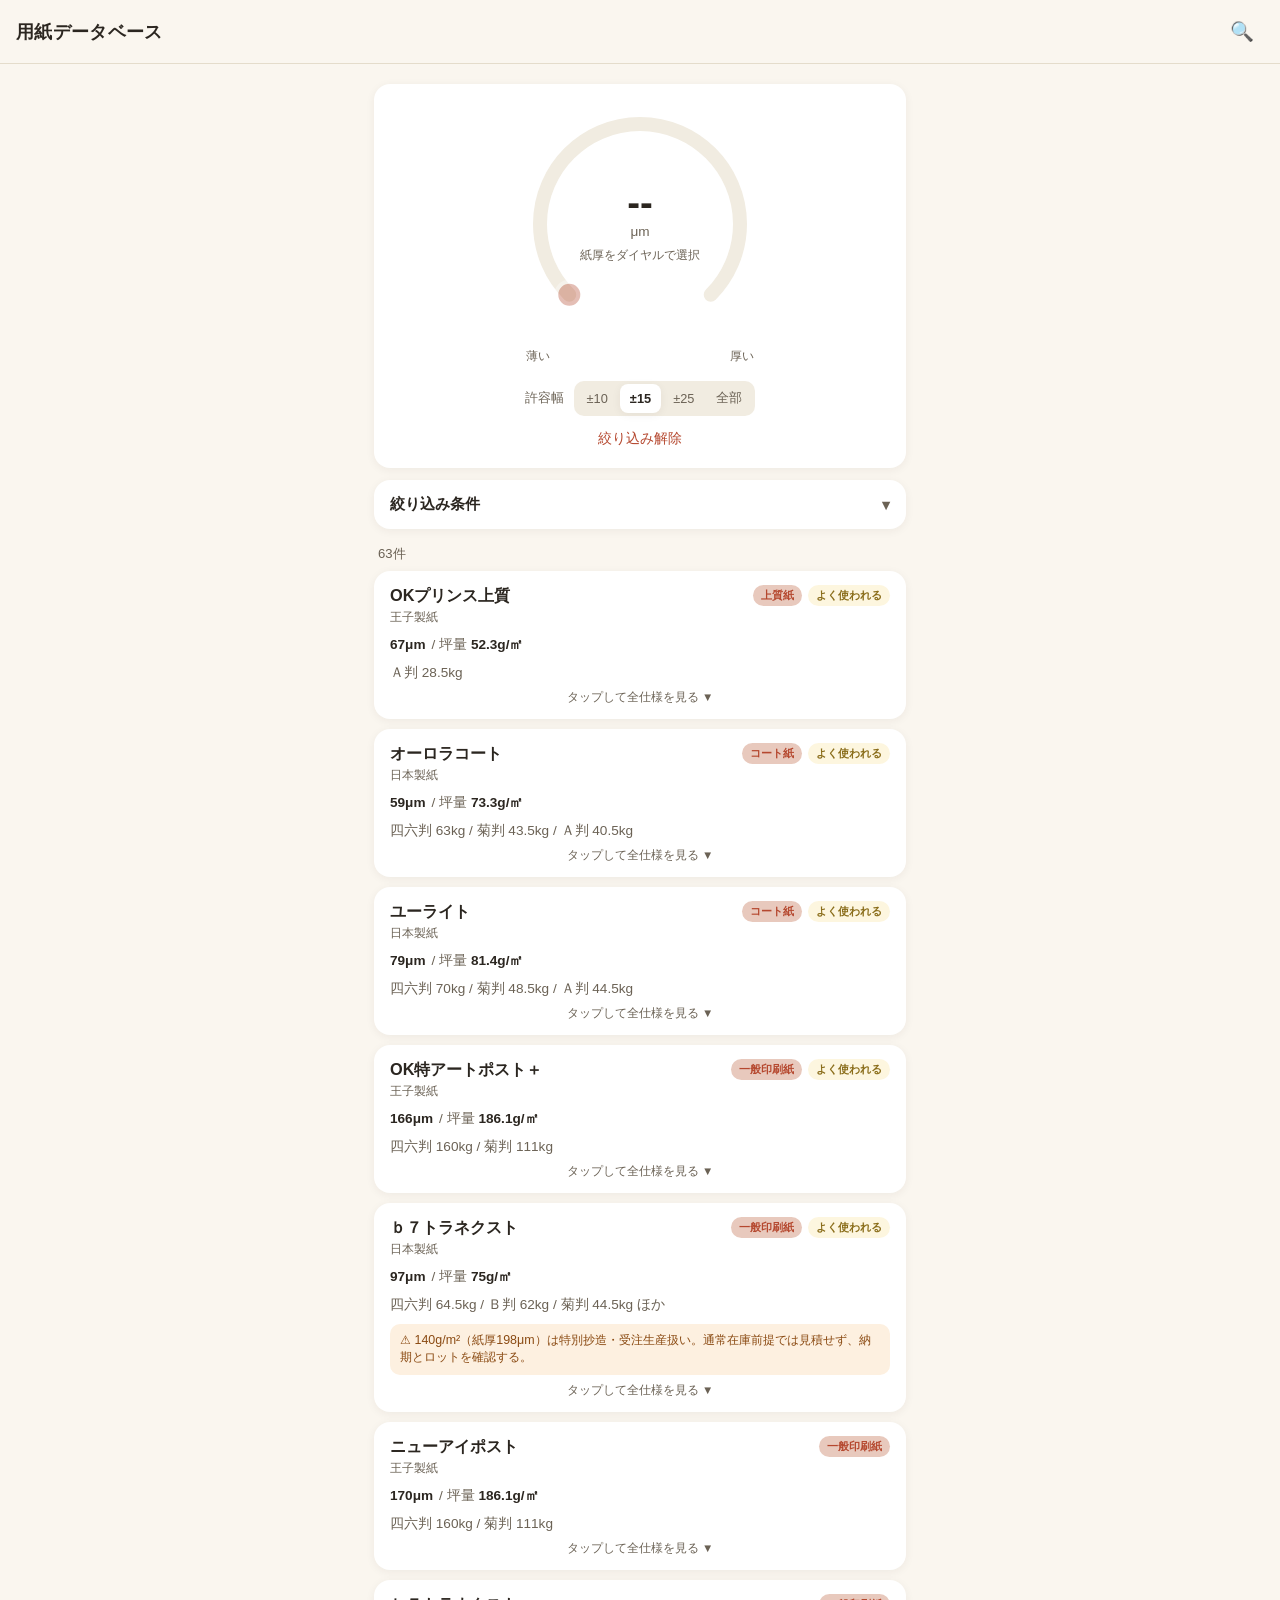
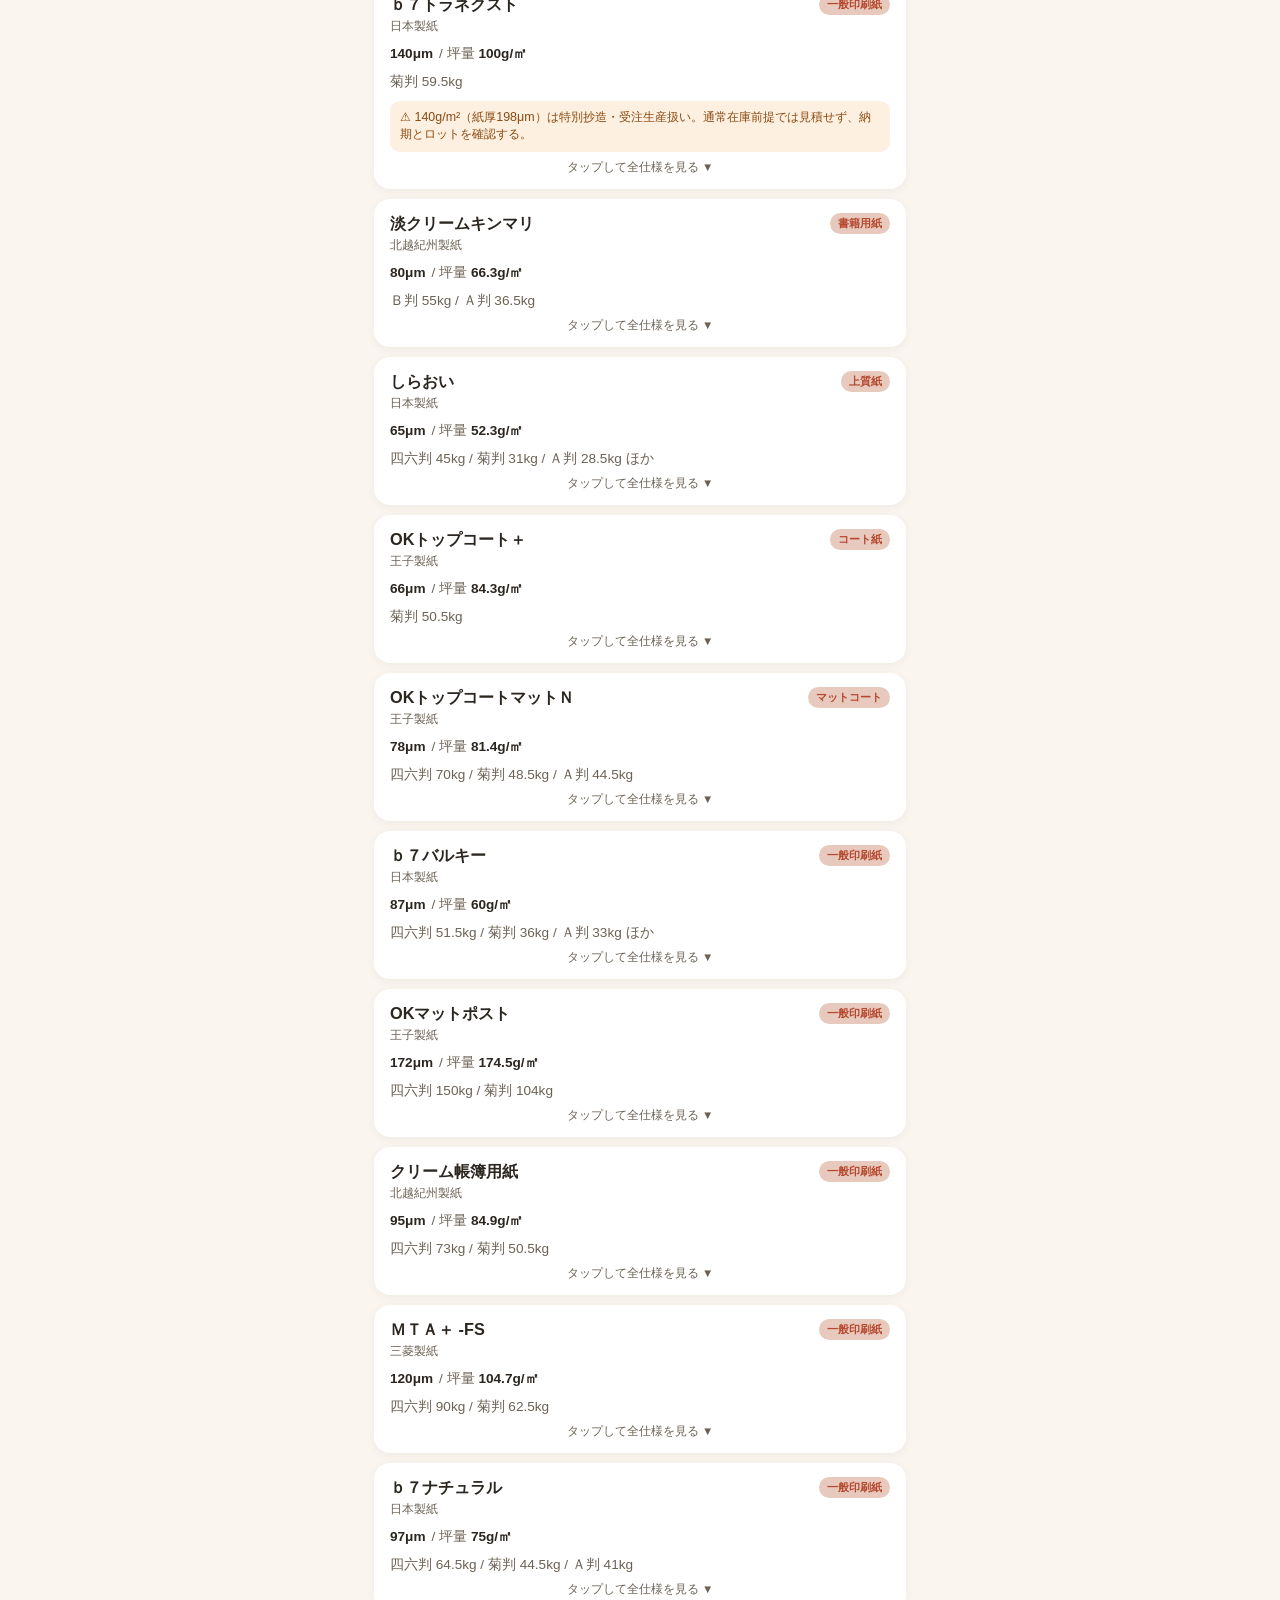
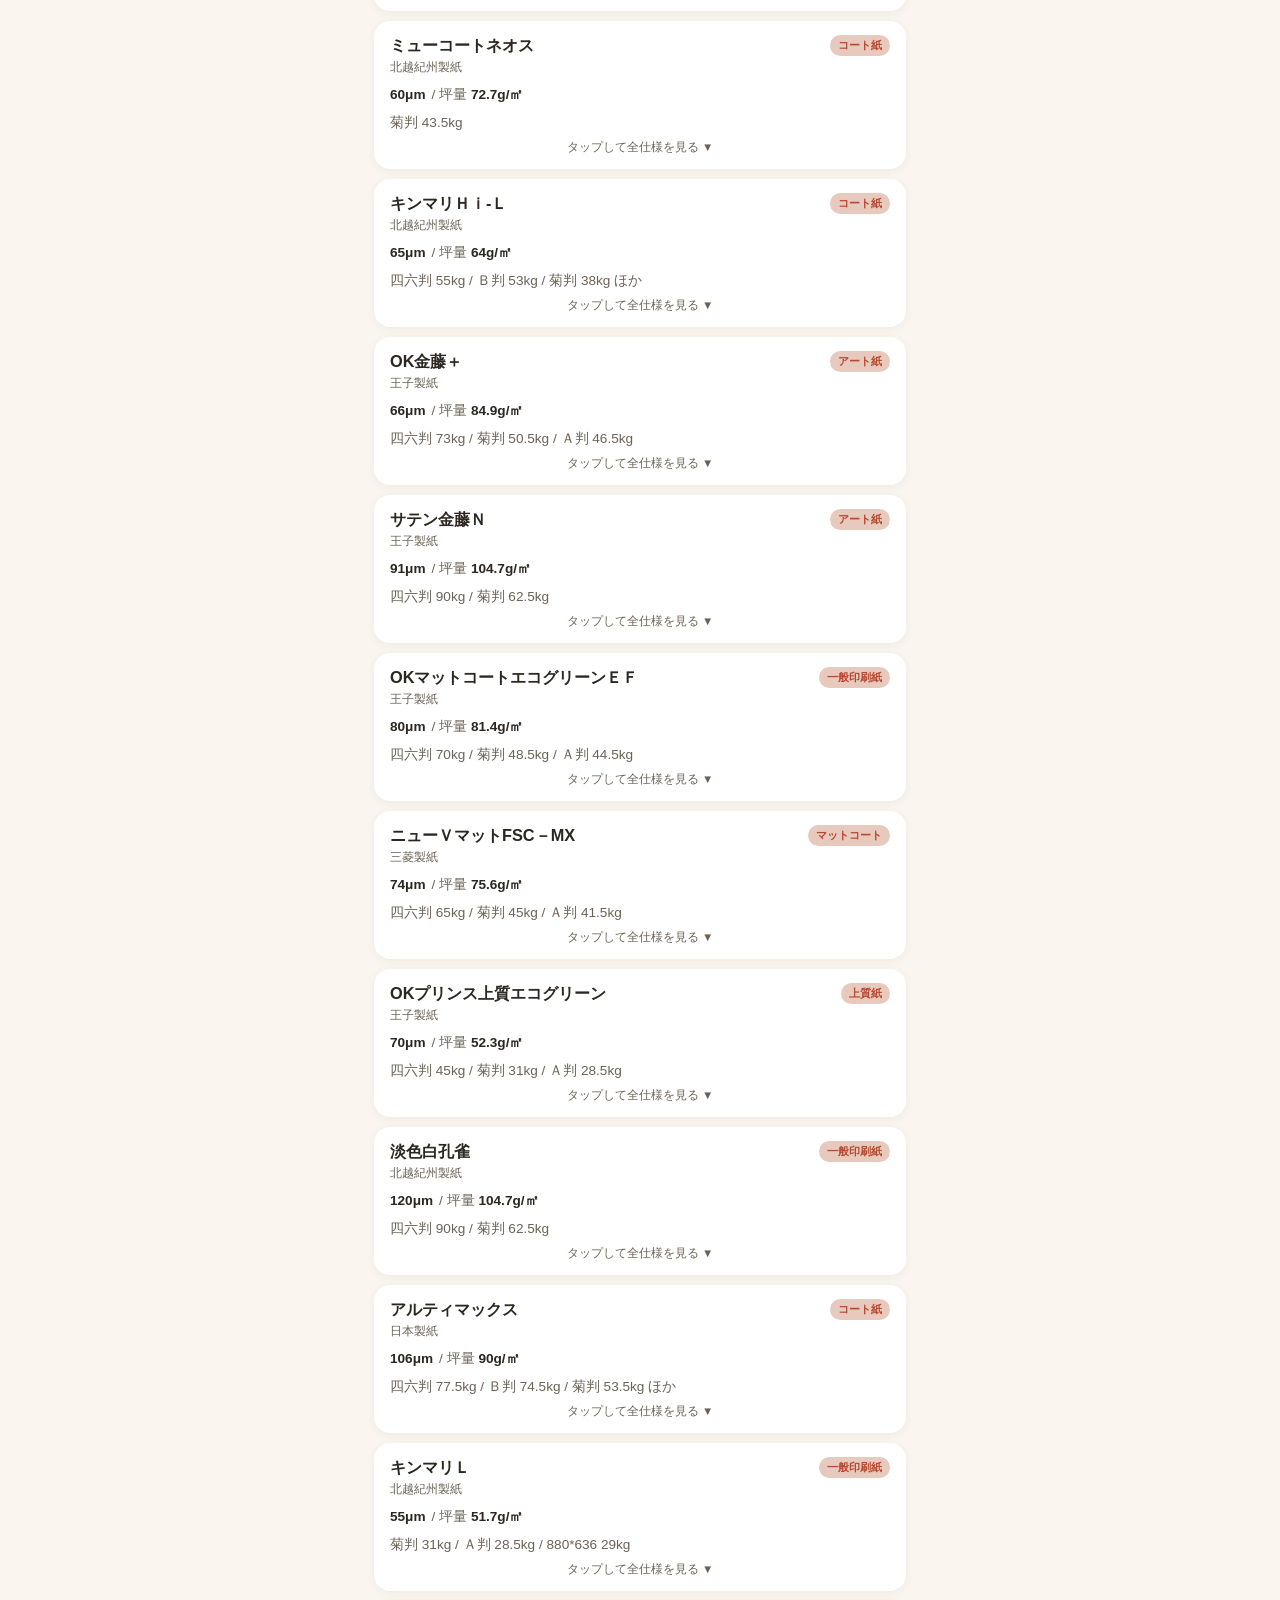
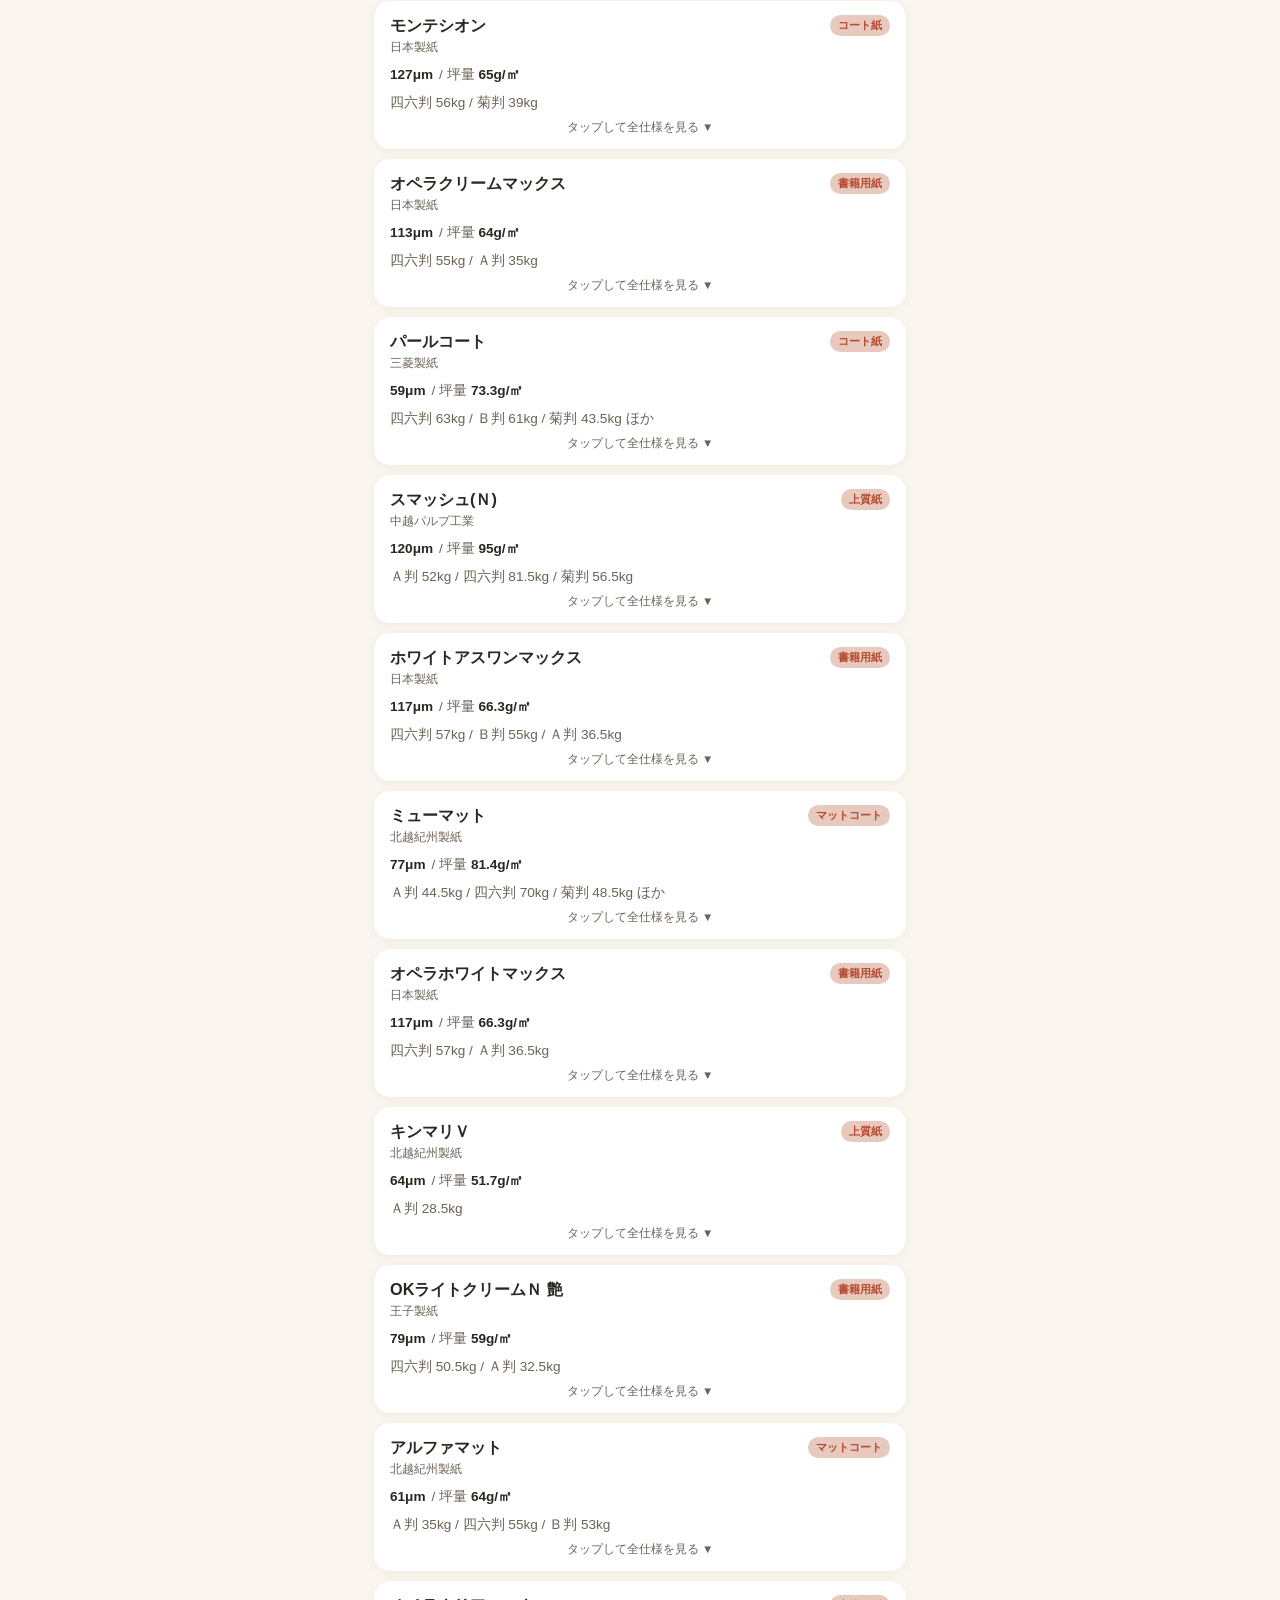
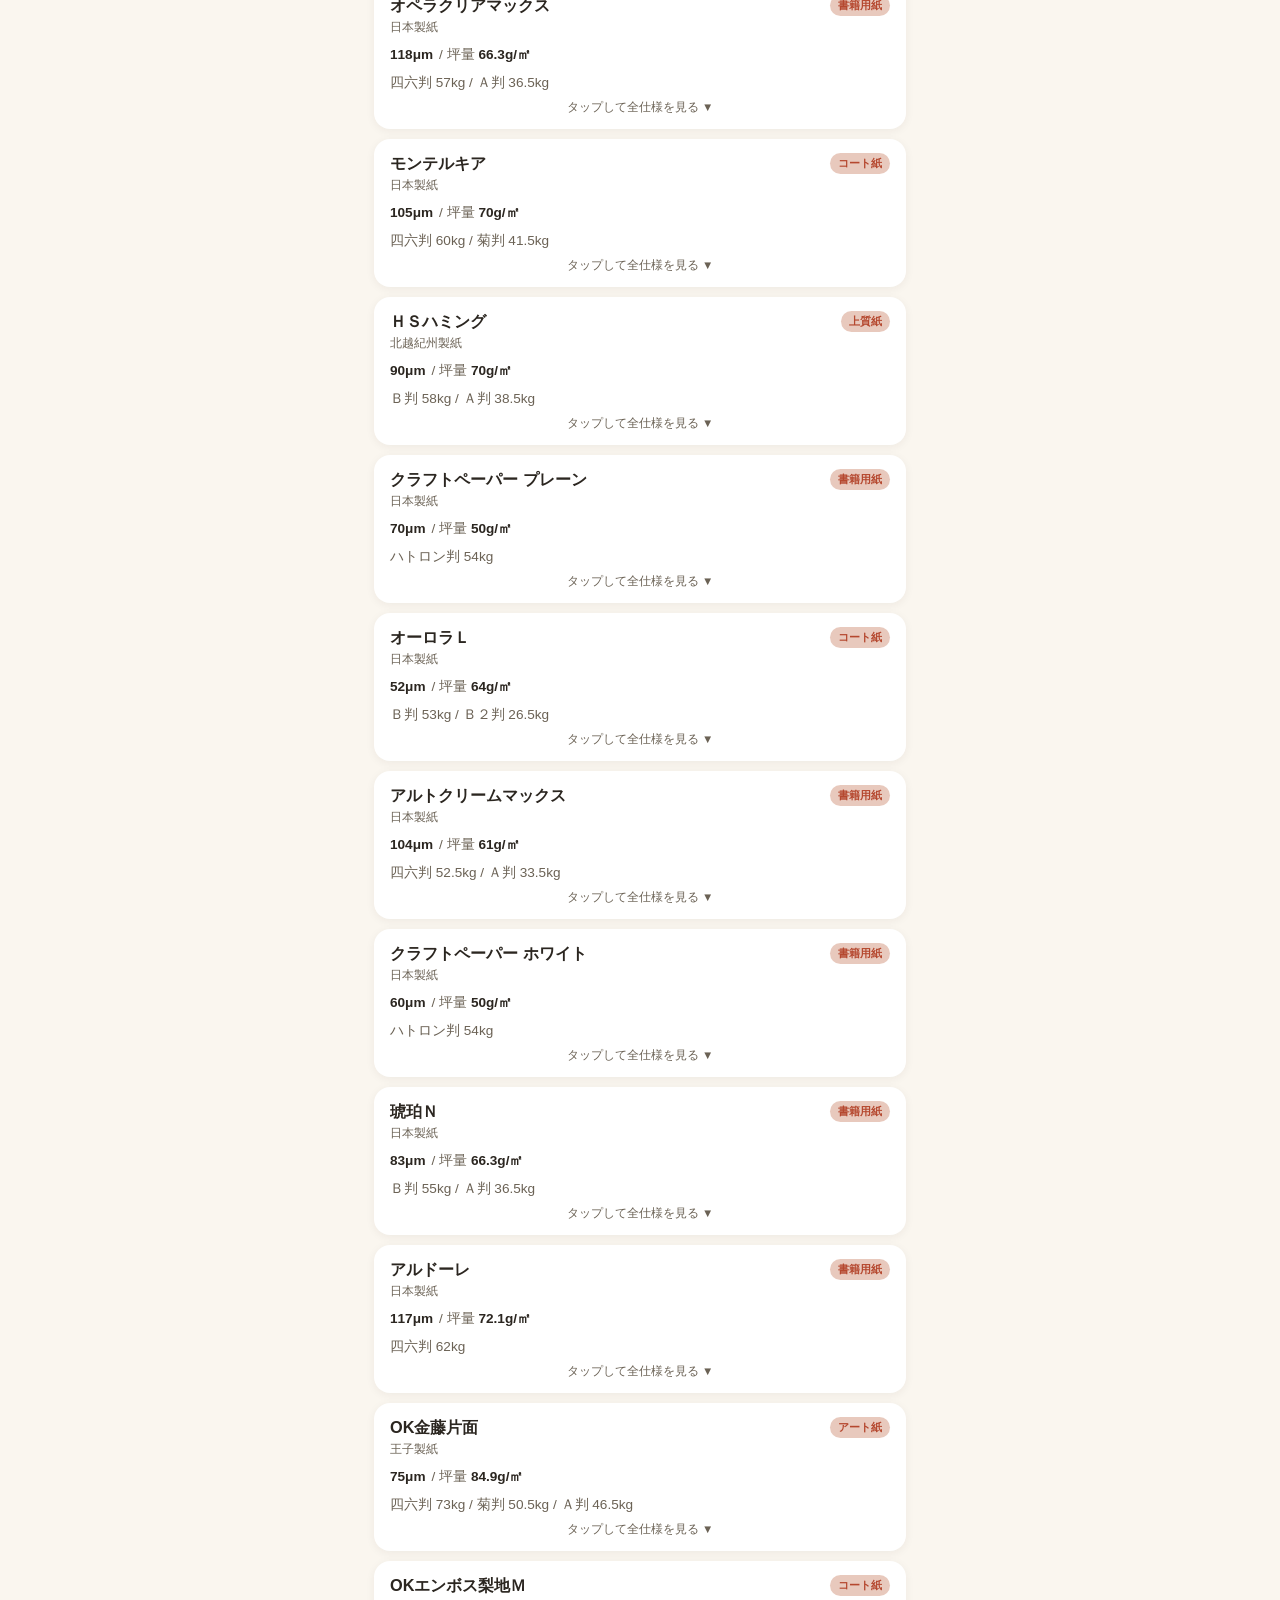
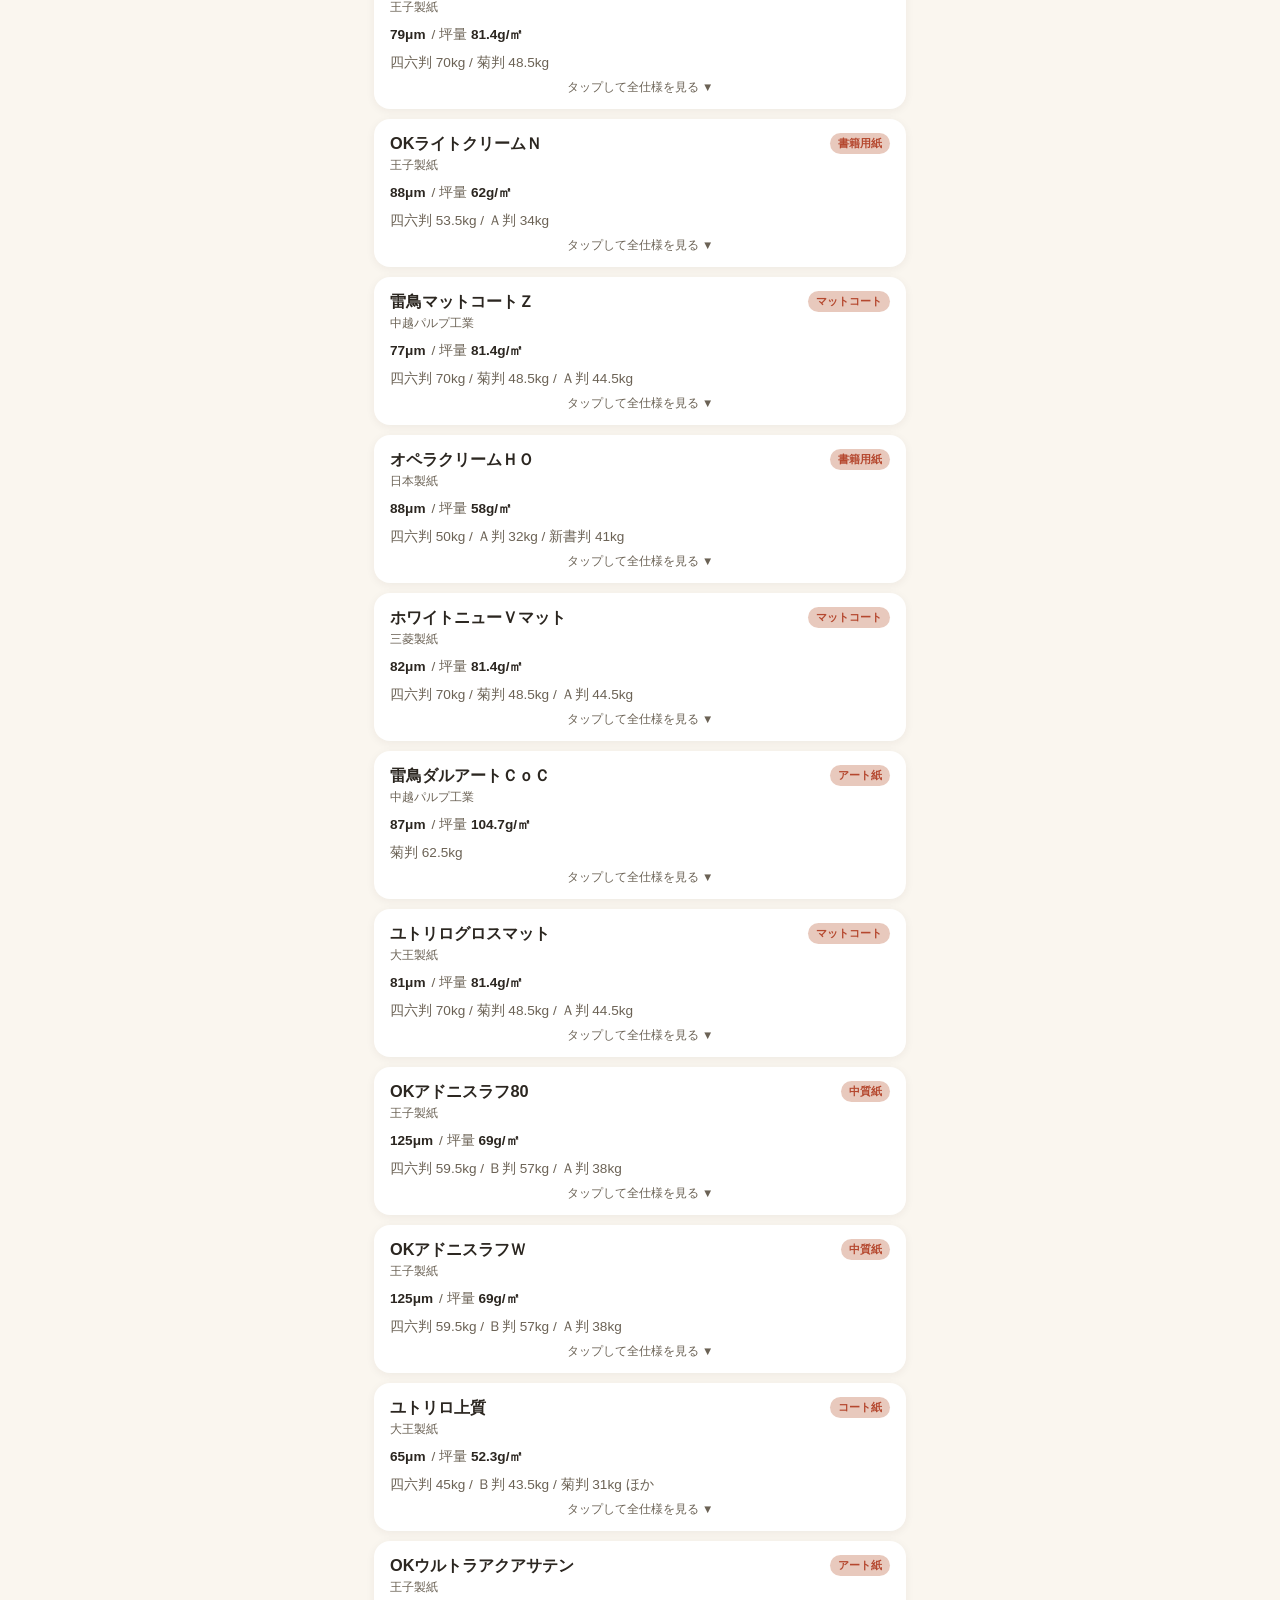
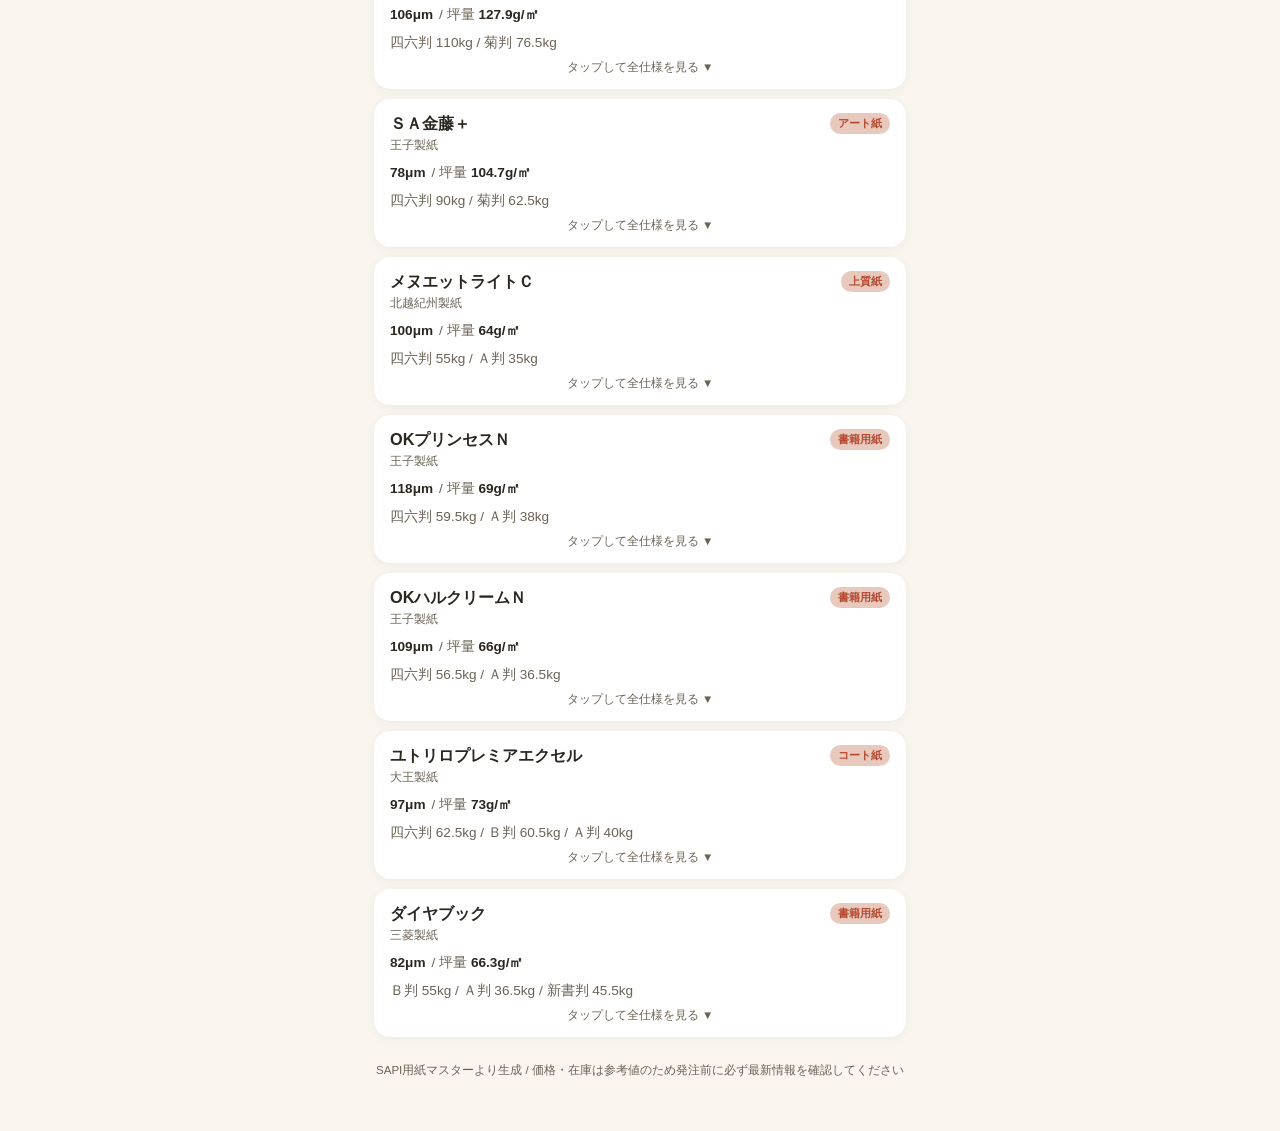
<file: index.html>
<!doctype html>
<html lang="ja">
<head>
<meta charset="UTF-8">
<meta name="viewport" content="width=device-width, initial-scale=1, viewport-fit=cover">
<meta name="theme-color" content="#faf6ef">
<title>用紙データベース</title>
<link rel="stylesheet" href="css/style.css">
</head>
<body>

<header class="app-header">
  <h1>用紙データベース</h1>
  <button id="searchToggle" class="icon-btn" aria-label="名前で検索">🔍</button>
</header>

<div id="searchBar" class="search-bar hidden">
  <input id="searchInput" type="text" inputmode="search" placeholder="銘柄名・メーカーで検索">
</div>

<main>

  <section class="dial-card">
    <div class="dial-wrap">
      <svg id="dialSvg" viewBox="0 0 240 240" class="dial-svg">
        <path id="dialTrack" class="dial-track"></path>
        <path id="dialFill" class="dial-fill"></path>
        <circle id="dialHandle" class="dial-handle" r="13"></circle>
      </svg>
      <div class="dial-center">
        <div class="dial-value" id="dialValue">--</div>
        <div class="dial-unit">μm</div>
        <div class="dial-sub" id="dialSub">紙厚をダイヤルで選択</div>
      </div>
    </div>

    <div class="dial-labels">
      <span>薄い</span>
      <span>厚い</span>
    </div>

    <div class="dial-controls">
      <div class="tolerance-group">
        <span class="tolerance-label">許容幅</span>
        <div class="seg-control" id="toleranceSeg">
          <button data-tol="10">±10</button>
          <button data-tol="15" class="active">±15</button>
          <button data-tol="25">±25</button>
          <button data-tol="9999">全部</button>
        </div>
      </div>
      <button id="dialReset" class="text-btn">絞り込み解除</button>
    </div>
  </section>

  <section class="filter-panel">
    <button id="filterToggle" class="filter-toggle">
      <span>絞り込み条件</span>
      <span id="filterSummary" class="filter-summary"></span>
      <span class="chevron" id="filterChevron">▾</span>
    </button>

    <div id="filterBody" class="filter-body hidden">
      <div class="filter-group">
        <div class="filter-group-title">分類</div>
        <div id="categoryChips" class="chip-row"></div>
      </div>
      <div class="filter-group">
        <div class="filter-group-title">メーカー</div>
        <div id="makerChips" class="chip-row"></div>
      </div>
      <div class="filter-group sort-group">
        <div class="filter-group-title">並び順</div>
        <div class="seg-control" id="sortSeg">
          <button data-sort="usage" class="active">人気順</button>
          <button data-sort="thickness">厚さが近い順</button>
        </div>
      </div>
    </div>
  </section>

  <div class="result-meta">
    <span id="resultCount">--件</span>
  </div>

  <section id="resultList" class="result-list"></section>

  <p class="footer-note">SAPI用紙マスターより生成 / 価格・在庫は参考値のため発注前に必ず最新情報を確認してください</p>
</main>

<script src="js/app.js"></script>
</body>
</html>
</file>
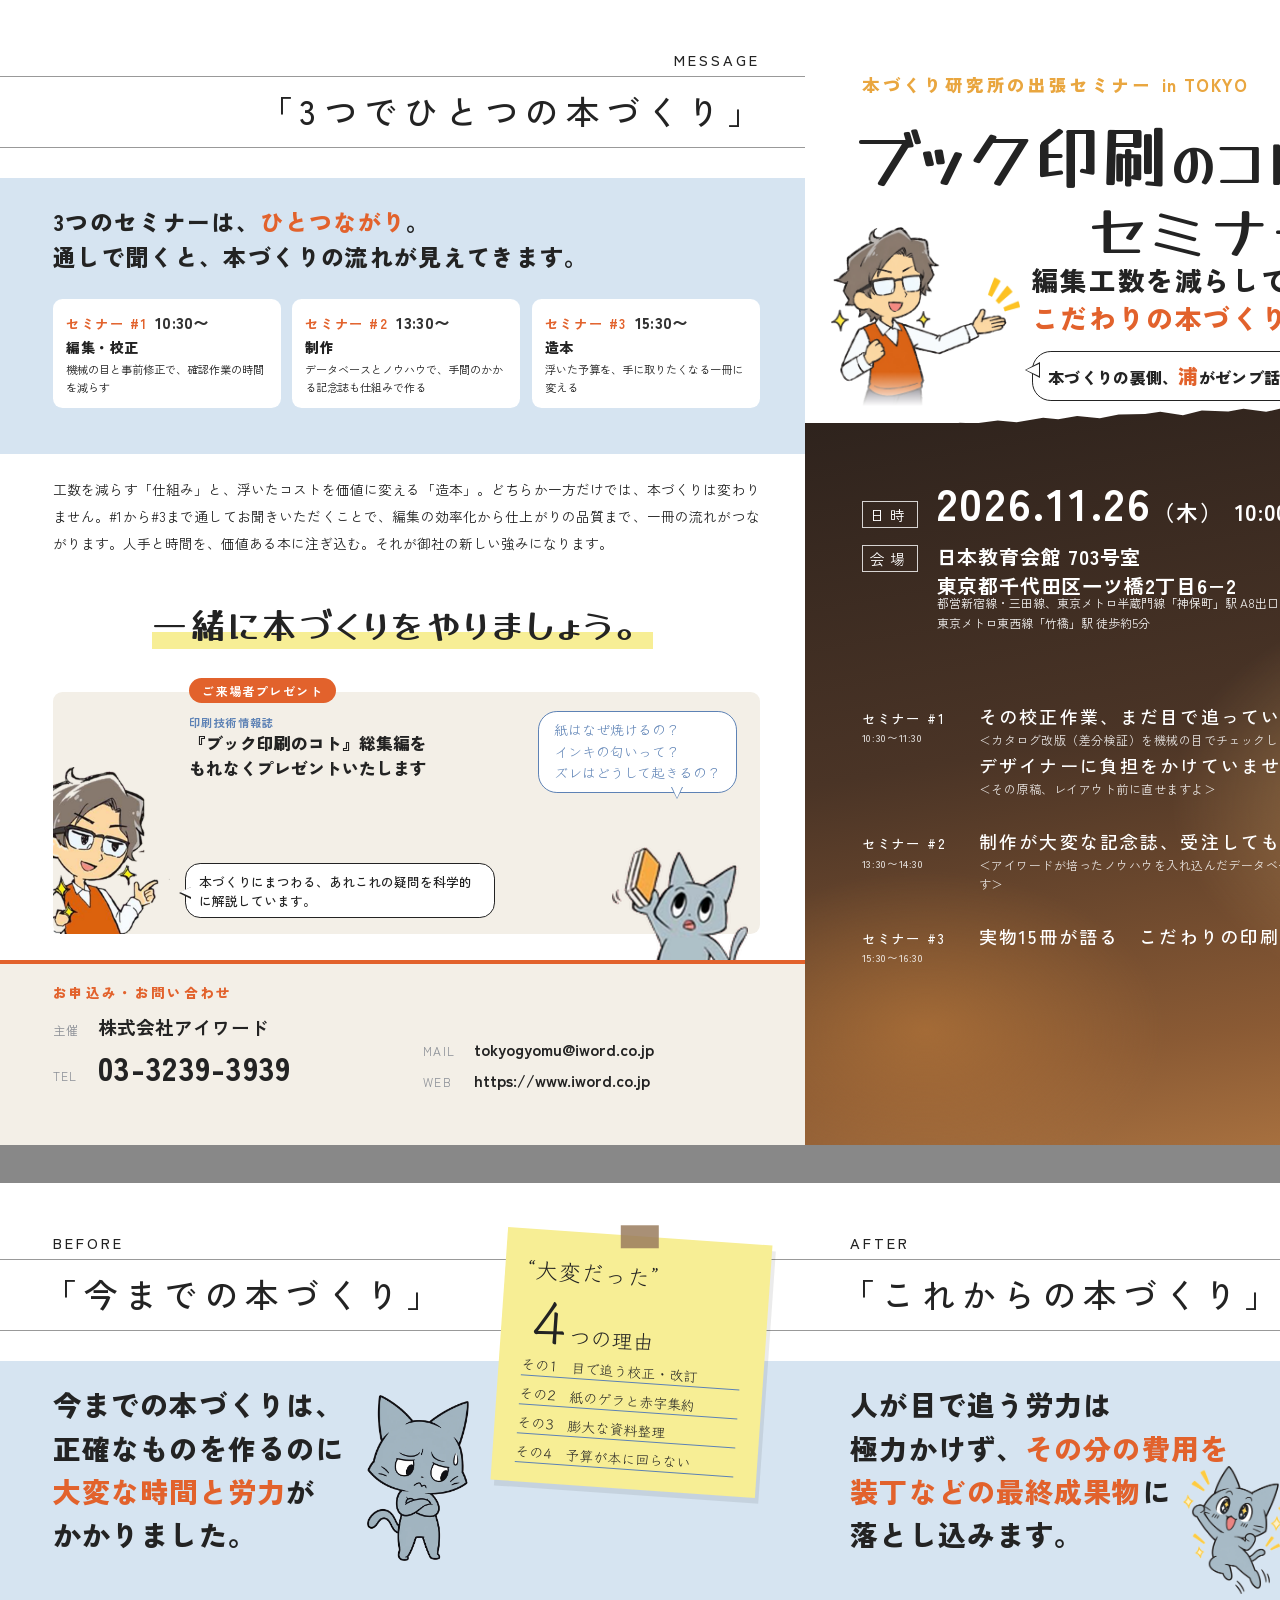
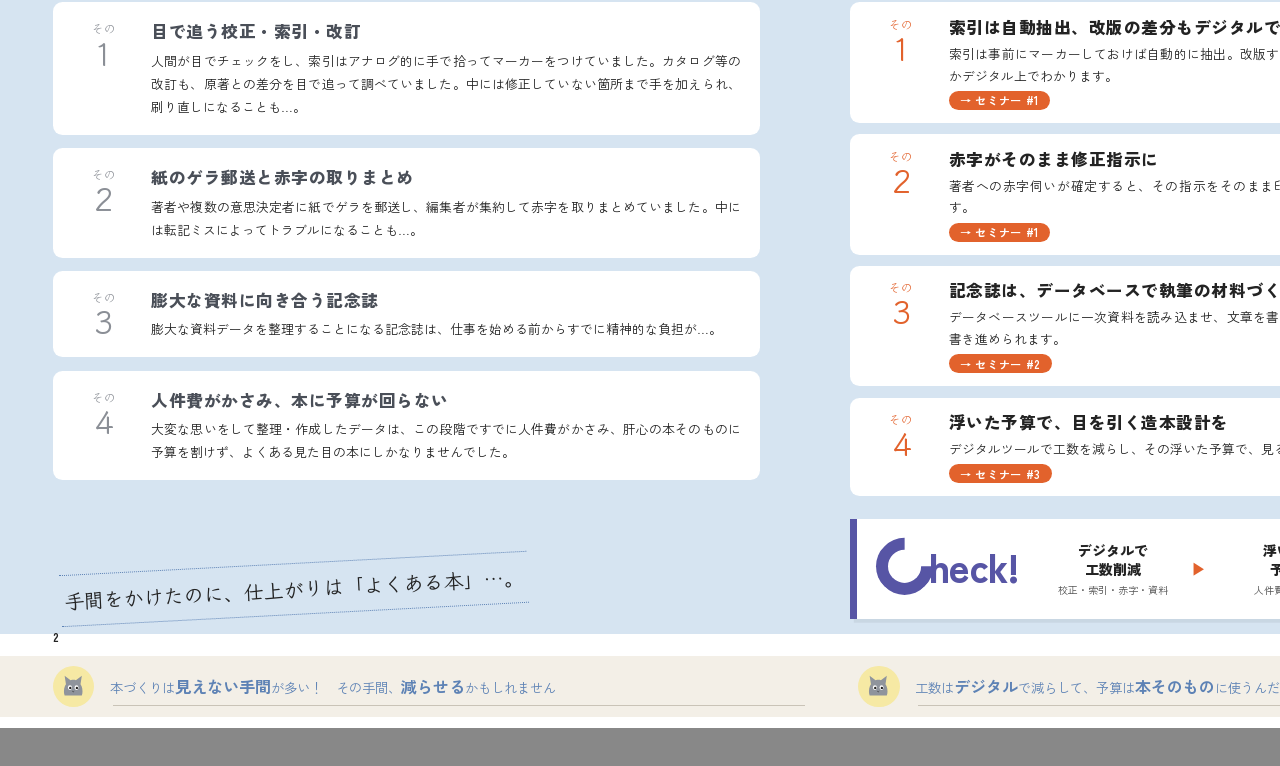
<file: flyer/index.html>
<!doctype html>
<html lang="ja">
<head>
<meta charset="utf-8">
<title>ブック印刷のコトセミナー チラシ</title>
<link rel="preconnect" href="https://fonts.googleapis.com">
<link rel="preconnect" href="https://fonts.gstatic.com" crossorigin>
<link href="https://fonts.googleapis.com/css2?family=Yusei+Magic&family=Klee+One:wght@600&family=Zen+Kaku+Gothic+New:wght@400;500;700;900&display=swap" rel="stylesheet">
<style>
/*
  仕様：A3二つ折り（仕上がりA4）
  1枚目＝外面（左：裏表紙 p4／右：表紙 p1）
  2枚目＝中面（左：Before p2／右：After p3）
  用紙サイズ 426×303mm ＝ A3（420×297）＋塗り足し各3mm
  デザイン：印刷技術情報誌『ブック印刷のコト』誌面に準拠
*/
:root{
  --ink:#232323;
  --blue:#d6e4f1;     /* 淡いブルーの面 */
  --blue-d:#5d82b5;   /* 手書き注釈の青 */
  --orange:#e2622c;   /* 見出しのオレンジ */
  --mustard:#e9a63f;  /* Vol.バッジ */
  --violet:#5755a5;   /* Check! */
  --yellow:#f7ee95;   /* 付箋 */
  --cream:#f3efe7;
  --gray:#8b8f96;
  --bleed:3mm;
}
@page{size:426mm 303mm;margin:0}
*{box-sizing:border-box;margin:0;padding:0}
html,body{background:#888}
body{font-family:"Zen Kaku Gothic New",sans-serif;color:var(--ink);-webkit-print-color-adjust:exact;print-color-adjust:exact}
.sheet{width:426mm;height:303mm;position:relative;overflow:hidden;background:#fff;display:flex;page-break-after:always;margin:0 auto 10mm}
@media print{.sheet{margin:0}}
.page{width:213mm;height:303mm;position:relative;overflow:hidden}

/* ===== 誌面共通パーツ ===== */
.file-head{position:absolute;top:calc(var(--bleed) + 10mm);left:0;right:0}
.file-head .no{display:block;text-align:right;font-size:11pt;letter-spacing:.2em;font-weight:500;padding:0 16mm 1.5mm 0;border-bottom:.3mm solid #999}
.page.left .file-head .no{padding-right:12mm}
.inner .file-head .no,.inner .file-head h2{text-align:left;padding-right:0}
.inner.left .file-head .no,.inner.left .file-head h2{padding-left:14mm}
.inner.right .file-head .no,.inner.right .file-head h2{padding-left:12mm}
.inner .file-head h2{margin-left:-2.5mm}
.file-head h2{font-weight:500;font-size:25pt;letter-spacing:.22em;text-align:right;padding:2.5mm 14mm 3mm 0;border-bottom:.3mm solid #999}
.page.left .file-head h2{padding-right:10mm}
.panel{position:absolute;left:0;right:0;background:var(--blue)}
.sticky{position:absolute;background:var(--yellow);padding:5mm 5mm 4mm;transform:rotate(4deg);box-shadow:1mm 1.5mm 0 rgba(0,0,0,.08);font-family:"Klee One",cursive;z-index:2}
.sticky::before{content:"";position:absolute;top:-3mm;left:50%;width:10mm;height:6mm;margin-left:-5mm;background:#9a7d5e;opacity:.85;transform:rotate(-4deg)}
.sticky .q{font-size:14pt}
.sticky .big{font-size:34pt;line-height:1;margin:1mm 0 0 2mm}
.sticky .big small{font-size:13pt;margin-left:1mm}
.sticky .li{font-size:8.6pt;white-space:nowrap;border-bottom:.3mm solid var(--blue-d);margin-top:1.2mm;padding-bottom:.3mm}
.anno{font-family:"Klee One",cursive;color:var(--blue-d);font-size:10pt;line-height:1.55}
.anno.dot{border-top:.5mm dotted var(--blue-d);border-bottom:.5mm dotted var(--blue-d);padding:1.5mm 0}
.contact-band{position:absolute;left:0;right:0;bottom:0;height:calc(var(--bleed) + 46mm);background:var(--cream);padding:5mm 12mm 0 14mm;border-top:1.2mm solid var(--orange)}
.contact-band h4{font-size:10pt;font-weight:900;letter-spacing:.25em;color:var(--orange)}
.contact-band dl{display:grid;grid-template-columns:auto 1fr;column-gap:5mm;row-gap:1mm;margin-top:3mm;align-items:baseline;max-width:120mm}
.contact-band dl.sub2{position:absolute;left:112mm;bottom:calc(var(--bleed) + 11mm);margin:0;row-gap:2mm}
.contact-band dt{font-size:9pt;color:var(--gray);letter-spacing:.1em}
.contact-band dd{font-size:12pt;font-weight:700}
.contact-band dd strong{font-size:14pt}
.contact-band dd.tel{font-size:24pt;letter-spacing:.04em;font-weight:900}
.footer-band{position:absolute;left:0;right:0;bottom:var(--bleed);height:16mm;background:var(--cream);display:flex;align-items:center;gap:4mm;padding-left:14mm}
.footer-band .face{width:11mm;height:11mm;border-radius:50%;background:#f6e9a4;display:flex;align-items:center;justify-content:center;flex:none}
.footer-band p{font-size:10pt;color:var(--blue-d);line-height:1.45}
.footer-band p b{font-size:12pt;font-weight:700}
.footer-band::after{content:"";position:absolute;left:30mm;right:0;bottom:3mm;border-bottom:.3mm solid #c9c3b7}
.page-no{position:absolute;bottom:calc(var(--bleed) + 19mm);font-size:9pt;font-weight:700}
.page.left .page-no{left:14mm}.page.right .page-no{right:16mm}
.cat{width:7mm;height:7mm}
.check .c{display:inline-flex;align-items:center;font-weight:900;font-size:30pt;color:var(--violet);letter-spacing:-.02em;line-height:1}
.check .c i{width:15mm;height:15mm;border-radius:50%;border:3.2mm solid var(--violet);border-right-color:transparent;display:inline-block;margin-right:-1mm;transform:rotate(-45deg)}
.ph{background:#fff3ef;outline:.3mm dashed var(--orange);padding:0 1mm;color:#9a3a14}

/* ===== 表紙 ===== */
.cover .top{position:absolute;left:0;right:0;top:0;height:112mm;background:#fff}
.cover .kicker{position:absolute;top:calc(var(--bleed) + 16mm);left:15mm;font-weight:900;font-size:13pt;letter-spacing:.22em;color:var(--mustard)}
.cover .kicker span{letter-spacing:.08em}
.cover h1{position:absolute;top:calc(var(--bleed) + 29mm);left:13mm;font-family:"Yusei Magic",sans-serif;font-weight:400;line-height:1}
.cover h1 .l1{font-size:50pt;letter-spacing:.02em;position:relative;white-space:nowrap}
.cover h1 .l1 .nokoto{font-size:40pt}
.cover h1 .l1 .cmyk{position:absolute;top:-2.5mm;right:-1mm;display:flex;gap:.6mm}
.cover h1 .l1 .cmyk span{width:2mm;height:2mm}
.cover h1 .l2{display:block;font-size:44pt;margin:3mm 0 0 62mm;letter-spacing:.08em}
.cover h1 .l2 em{font-style:normal;font-size:30pt;margin-right:1mm}
.cover .stamp{position:absolute;top:calc(var(--bleed) + 8mm);right:12mm;width:46mm;height:46mm;border-radius:50%;border:1.1mm solid var(--orange);box-shadow:inset 0 0 0 1.2mm #fff,inset 0 0 0 1.6mm var(--orange);color:var(--orange);display:flex;flex-direction:column;align-items:center;justify-content:center;gap:.6mm;font-weight:900;transform:rotate(-8deg);opacity:.92;z-index:3}
.cover .stamp span{font-size:15pt;letter-spacing:.08em;line-height:1.2}
.cover .stamp span:nth-child(2){border-top:.4mm solid var(--orange);border-bottom:.4mm solid var(--orange);padding:.6mm 2mm}
.cover .stamp span:last-child{font-size:11.5pt;letter-spacing:.04em}
.cover .photo{position:absolute;left:0;right:0;top:100mm;bottom:0;
  background:
    radial-gradient(120mm 80mm at 85% 55%, rgba(240,190,120,.55), transparent 70%),
    radial-gradient(90mm 60mm at 15% 85%, rgba(200,130,60,.5), transparent 70%),
    linear-gradient(170deg,#2b211c 0%,#4a3426 45%,#8a5a34 80%,#b47a44 100%);}
.cover .torn{position:absolute;left:0;top:96mm;width:213mm;height:16mm;z-index:1}
.cover .vol{position:absolute;top:101mm;left:13mm;width:30mm;height:28mm;z-index:2}
.cover .lab{position:absolute;top:calc(var(--bleed) + 109mm);left:47mm;color:#fff;font-family:"Klee One",cursive;font-size:12pt;letter-spacing:.1em;border-bottom:.3mm dashed rgba(255,255,255,.7);padding-bottom:1mm;z-index:2}
.cover .lab span{color:var(--mustard)}
.cover .vol span{position:absolute;inset:0;display:flex;align-items:center;justify-content:center;font-weight:900;color:#fff;font-size:13pt;letter-spacing:.04em}
.cover .sub{position:absolute;top:calc(var(--bleed) + 66mm);left:60mm;right:6mm;color:var(--ink);font-size:20pt;line-height:1.45;letter-spacing:.06em;font-weight:900;z-index:3}
.cover .sub em{font-style:normal;color:var(--orange)}
.cover .bubble{position:absolute;top:152mm;right:9mm;width:48mm;height:30mm;z-index:4}
.cover svg.bubble path{stroke:var(--ink);stroke-width:.4px;fill:#fff}
svg.bubble{transform:scaleX(-1)}
.cover .nyao{position:absolute;top:182mm;right:12mm;width:26mm;z-index:3}
.cover .bubble span{position:absolute;inset:0 0 5mm;display:flex;align-items:center;justify-content:center;text-align:center;font-family:"Klee One",cursive;color:var(--ink);font-size:10.5pt;line-height:1.7;letter-spacing:.12em}
.cover .when{position:absolute;left:15mm;right:16mm;top:124mm;color:#fff;display:grid;grid-template-columns:auto 1fr;column-gap:5mm;row-gap:2mm;align-items:baseline}
.cover .when dt{font-size:11pt;letter-spacing:.3em;border:.3mm solid rgba(255,255,255,.8);padding:.5mm 2mm}
.cover .when dd{font-size:15pt;letter-spacing:.04em;line-height:1.45;font-weight:700}
.cover .when .time{font-size:17pt;margin-left:3mm}
.cover .when .date{font-size:34pt;font-weight:700;letter-spacing:.06em}
.cover .when .date small{font-size:16pt}
.cover .files{position:absolute;left:15mm;right:16mm;top:181mm;color:#fff;display:flex;flex-direction:column;gap:7mm;padding-top:5mm}
.cover .files li{list-style:none;display:grid;grid-template-columns:31mm 1fr;align-items:baseline}
.cover .files .n{font-size:10pt;letter-spacing:.14em;font-weight:500}
.cover .files .n small{display:block;font-size:8pt;opacity:.8;letter-spacing:.06em;margin-top:.6mm}
.cover .files .t{font-size:13.5pt;letter-spacing:.12em;line-height:1.55;font-weight:500}
.cover .files .t small{display:block;font-size:9pt;margin-bottom:.8mm;letter-spacing:.04em;opacity:.85;font-weight:400}
.cover .files .t small::before{content:"＜"}.cover .files .t small::after{content:"＞"}
.cover .ura{position:absolute;top:60mm;left:7mm;width:50mm;z-index:4;-webkit-mask-image:linear-gradient(to bottom,#000 80%,transparent 99%);mask-image:linear-gradient(to bottom,#000 80%,transparent 99%)}
.cover .ura-say{position:absolute;top:93mm;left:60mm;background:#fff;border:.4mm solid var(--ink);border-radius:5mm;padding:2.6mm 4mm;font-weight:900;font-size:12pt;letter-spacing:.02em;line-height:1.4;color:var(--ink);z-index:4;white-space:nowrap}
.cover .ura-say::before{content:"";position:absolute;left:-4.2mm;top:2.6mm;border:2.2mm solid transparent;border-right:4mm solid var(--ink)}
.cover .ura-say::after{content:"";position:absolute;left:-3.4mm;top:3mm;border:1.8mm solid transparent;border-right:3.5mm solid #fff}
.cover .ura-say em{font-style:normal;color:var(--orange);font-size:15pt}
.cover .ura-say small{font-size:10pt;color:var(--orange);margin-left:.5mm}
.cover .access{position:absolute;top:157mm;left:35mm;right:58mm;color:#fff;font-size:9pt;line-height:1.6;opacity:.92}
.cover .contact{position:absolute;left:15mm;right:52mm;bottom:calc(var(--bleed) + 8mm);background:rgba(255,255,255,.94);color:var(--ink);border-radius:2mm;padding:3mm 4mm;display:grid;grid-template-columns:auto 1fr;column-gap:4mm;row-gap:.5mm;align-items:baseline}
.cover .contact h4{grid-column:1/-1;font-size:8.5pt;letter-spacing:.2em;color:var(--orange);font-weight:900}
.cover .contact dt{font-size:8.5pt;color:#555}
.cover .contact dd{font-size:11pt;font-weight:700}
.cover .contact dd.tel{font-size:15pt;letter-spacing:.04em}
.cover .co{position:absolute;right:16mm;bottom:calc(var(--bleed) + 9mm);color:#fff;text-align:right;font-size:8pt;font-weight:700;line-height:1.5}
.cover .co b{font-size:13pt;letter-spacing:.3em}
.cover .gift-tag{position:absolute;left:15mm;bottom:calc(var(--bleed) + 9mm);color:#fff;font-size:8.5pt;border-bottom:.3mm dashed rgba(255,255,255,.7);padding-bottom:.8mm}
.cover .photo-note{position:absolute;left:15mm;bottom:calc(var(--bleed) + 9mm);font-size:7pt;color:rgba(255,255,255,.75);border:.3mm dashed rgba(255,255,255,.6);padding:.6mm 1.5mm}

/* ===== 中面 ===== */
.inner .panel{top:calc(var(--bleed) + 44mm);bottom:calc(var(--bleed) + 22mm)}
.inner .lead{position:absolute;top:calc(var(--bleed) + 50mm);font-weight:900;font-size:21pt;line-height:1.55;letter-spacing:.04em}
.inner .lead em{font-style:normal;color:var(--orange)}
.page.left .lead{left:14mm;right:80mm}.page.right .lead{left:12mm;right:80mm}
.inner .sticky{top:calc(var(--bleed) + 11mm);right:11mm;width:70mm;padding:6mm 6mm 5mm}
.inner .sticky .q{font-size:17pt}.inner .sticky .big{font-size:44pt}.inner .sticky .big small{font-size:16pt}.inner .sticky .li{font-size:10.5pt;margin-top:1.8mm}
.cards{position:absolute;top:calc(var(--bleed) + 108mm);display:flex;flex-direction:column;gap:3.5mm}
.page.left .cards{left:14mm;right:12mm}.page.right .cards{left:12mm;right:16mm}
.card{background:#fff;border-radius:2.5mm;padding:4.5mm 5mm;display:grid;grid-template-columns:17mm 1fr;gap:4mm;align-items:start}
.card .num{font-family:"Klee One",cursive;text-align:center;line-height:1.1;padding-top:.5mm}
.card .num small{display:block;font-size:9pt}
.card .num b{font-size:24pt;font-weight:600}
.card h3{font-size:12.5pt;font-weight:900;line-height:1.45;letter-spacing:.03em}
.card p{font-size:9.6pt;line-height:1.8;margin-top:1.4mm;text-align:justify}
.card .tag{display:inline-block;margin-top:1.8mm;font-size:8.5pt;font-weight:700;color:#fff;background:var(--orange);border-radius:4mm;padding:.4mm 3mm;letter-spacing:.06em}
.before .card .num{color:var(--gray)}
.after .cards{gap:3mm}.after .card{padding:3.3mm 5mm}.after .card p{margin-top:1mm;line-height:1.7}.after .card .tag{margin-top:1.2mm}
.after .card .num{color:var(--orange)}
.before .card h3{color:#4a4f58}
.before .anno{position:absolute;left:16mm;bottom:calc(var(--bleed) + 27mm);transform:rotate(-3deg);font-size:15pt;font-weight:600;color:var(--ink);padding:2.5mm 1mm}
.inner .pop{position:absolute;z-index:3}
.before .pop{left:97mm;top:56mm;width:27mm}
.after .pop{left:100mm;top:75mm;width:27mm}
.after .checkbox{position:absolute;left:12mm;right:16mm;bottom:calc(var(--bleed) + 26mm);background:#fff;border-left:2mm solid var(--violet);padding:4mm 5mm;display:grid;grid-template-columns:auto 1fr;gap:5mm;align-items:center;box-shadow:1mm 1mm 0 rgba(0,0,0,.06)}
.flow{display:grid;grid-template-columns:1fr 6mm 1fr 6mm 1fr;align-items:center;text-align:center}
.flow div{font-weight:900;font-size:10.5pt;line-height:1.4}
.flow div small{display:block;font-weight:400;font-size:7.5pt;color:#555;margin-top:.8mm}
.flow i{font-style:normal;color:var(--orange);font-size:12pt}
.flow .goal{color:var(--orange);border:.4mm solid var(--orange);border-radius:2mm;padding:1.5mm .5mm}

/* ===== 裏表紙 ===== */
.back .panel{top:calc(var(--bleed) + 44mm);height:73mm}
.back .lead-h{position:absolute;top:calc(var(--bleed) + 51mm);left:14mm;right:12mm;font-weight:900;font-size:17pt;line-height:1.55;letter-spacing:.06em}
.back .lead-h em{font-style:normal;color:var(--orange)}
.steps{position:absolute;top:calc(var(--bleed) + 76mm);left:14mm;right:12mm;display:grid;grid-template-columns:1fr 1fr 1fr;gap:3mm}
.steps div{background:#fff;border-radius:2.5mm;padding:3mm 3.5mm}
.steps b{font-size:10pt;letter-spacing:.12em;color:var(--orange);display:block}
.steps b span{font-size:12pt;color:#333;margin-left:2mm;letter-spacing:.02em;font-weight:900}
.steps h4{font-size:10.5pt;font-weight:900;margin-top:.8mm;letter-spacing:.04em}
.steps p{font-size:8.4pt;line-height:1.6;margin-top:1mm}
.back .msg{position:absolute;top:calc(var(--bleed) + 123mm);left:14mm;right:12mm;font-size:10.3pt;line-height:1.95;text-align:justify}
.back .closing{position:absolute;top:calc(var(--bleed) + 155mm);left:0;right:0;text-align:center;font-family:"Yusei Magic",sans-serif;font-size:27pt;letter-spacing:.06em}
.back .closing .ul{background:linear-gradient(transparent 68%, var(--yellow) 68%)}
.back .gift{position:absolute;top:calc(var(--bleed) + 180mm);left:14mm;right:12mm;height:64mm;background:var(--cream);border-radius:2.5mm}
.back .gift h3{position:absolute;left:36mm;top:6mm}
.back .gift .man-say{position:absolute;left:35mm;bottom:4mm;width:82mm;background:#fff;border:.35mm solid var(--ink);border-radius:4mm;padding:2mm 3.5mm;font-size:9.5pt;line-height:1.5;font-weight:500;margin:0}
.back .gift .man-say::before{content:"";position:absolute;left:-3.6mm;bottom:5mm;border:1.8mm solid transparent;border-right:3.4mm solid var(--ink)}
.back .gift .man-say::after{content:"";position:absolute;left:-2.9mm;bottom:5.35mm;border:1.45mm solid transparent;border-right:3mm solid #fff}
.back .gift .cat-say{position:absolute;right:6mm;top:5mm;background:#fff;border:.35mm solid var(--blue-d);border-radius:5mm;padding:2mm 4mm;font-family:"Klee One",cursive;font-size:10.5pt;line-height:1.55;color:var(--blue-d);margin:0}
.back .gift .cat-say::before{content:"";position:absolute;right:14mm;bottom:-3.6mm;border:1.8mm solid transparent;border-top:3.4mm solid var(--blue-d)}
.back .gift .cat-say::after{content:"";position:absolute;right:14.35mm;bottom:-2.9mm;border:1.45mm solid transparent;border-top:3mm solid #fff}
.back .gift .man{position:absolute;left:0;bottom:0;width:31mm}
.back .gift .catb{position:absolute;right:3mm;bottom:-7mm;width:36mm;z-index:3}
.back .gift .badge{position:absolute;top:-3.5mm;left:36mm;background:var(--orange);color:#fff;font-weight:700;font-size:9pt;padding:1mm 3.5mm;border-radius:4mm;letter-spacing:.12em}
.mini{width:28mm;height:39mm;background:#fff;box-shadow:1mm 1.2mm 0 rgba(0,0,0,.15);position:relative;overflow:hidden}
.mini .t{position:absolute;top:2.5mm;left:2mm;right:2mm;font-family:"Yusei Magic";font-size:8.6pt;line-height:1}
.mini .t small{display:block;font-family:"Zen Kaku Gothic New";font-size:3.6pt;color:var(--mustard);font-weight:900;letter-spacing:.2em;margin-bottom:1mm}
.mini .b{position:absolute;left:0;right:0;top:12mm;bottom:0;background:linear-gradient(170deg,#2b211c,#8a5a34 70%,#b47a44)}
.mini .b span{position:absolute;bottom:2.5mm;left:2mm;color:#fff;font-size:5pt;font-weight:700;letter-spacing:.15em}
.back .gift h3{font-size:12.5pt;font-weight:900;line-height:1.5}
.back .gift h3 small{display:block;font-size:8.5pt;color:var(--blue-d);font-weight:700;letter-spacing:.1em}
.back .gift .qs{display:flex;flex-wrap:wrap;gap:1.5mm;margin-top:2.5mm}
.back .gift .qs span{font-family:"Klee One",cursive;font-size:9pt;background:#fff;border:.3mm solid var(--blue-d);color:var(--blue-d);border-radius:4mm;padding:.3mm 2.5mm}
.back .gift p{font-size:8.8pt;line-height:1.6;margin-top:2mm}
.back .info{position:absolute;left:14mm;right:12mm;bottom:calc(var(--bleed) + 25mm);display:grid;grid-template-columns:1.25fr 1fr;gap:6mm;font-size:8.6pt;line-height:1.6;border-top:.3mm solid #999;padding-top:3.5mm}
.back .info h4{font-size:8.5pt;letter-spacing:.25em;color:var(--orange);margin-bottom:.8mm}
.back .info strong{font-size:10.5pt}
</style>
</head>
<body>

<svg width="0" height="0" style="position:absolute">
  <defs>
    <!-- 汎用ねこアイコン（誌面キャラクターの差し替え位置） -->
    <symbol id="cat" viewBox="0 0 40 40">
      <path d="M7 34c-2-6-1-13 2-17L7 4l9 7c3-1 6-1 8 0l9-7-2 13c3 4 4 11 2 17z" fill="#8f949c"/>
      <ellipse cx="15" cy="22" rx="3" ry="3.6" fill="#fff"/><ellipse cx="25" cy="22" rx="3" ry="3.6" fill="#fff"/>
      <circle cx="15.5" cy="22.5" r="1.8" fill="#222"/><circle cx="25.5" cy="22.5" r="1.8" fill="#222"/>
      <path d="M18.5 27.5l1.5 1 1.5-1" stroke="#222" stroke-width=".9" fill="none"/>
    </symbol>
  </defs>
</svg>

<!-- ============ 1枚目：外面（左＝裏表紙 / 右＝表紙） ============ -->
<section class="sheet">

  <!-- 裏表紙 p4 -->
  <div class="page left back">
    <div class="file-head"><span class="no">MESSAGE</span><h2>「3つでひとつの本づくり」</h2></div>
    <div class="panel"></div>
    <p class="lead-h">3つのセミナーは、<em>ひとつながり</em>。<br>通しで聞くと、本づくりの流れが見えてきます。</p>
    <div class="steps">
      <div><b>セミナー #1<span>10:30〜</span></b><h4>編集・校正</h4><p>機械の目と事前修正で、確認作業の時間を減らす</p></div>
      <div><b>セミナー #2<span>13:30〜</span></b><h4>制作</h4><p>データベースとノウハウで、手間のかかる記念誌も仕組みで作る</p></div>
      <div><b>セミナー #3<span>15:30〜</span></b><h4>造本</h4><p>浮いた予算を、手に取りたくなる一冊に変える</p></div>
    </div>
    <p class="msg">工数を減らす「仕組み」と、浮いたコストを価値に変える「造本」。どちらか一方だけでは、本づくりは変わりません。#1から#3まで通してお聞きいただくことで、編集の効率化から仕上がりの品質まで、一冊の流れがつながります。人手と時間を、価値ある本に注ぎ込む。それが御社の新しい強みになります。</p>
    <p class="closing"><span class="ul">一緒に本づくりをやりましょう。</span></p>

    <div class="gift">
      <span class="badge">ご来場者プレゼント</span>
      <img class="man" src="assets/man.png" alt="室長（キャラクター）">
      <img class="catb" src="assets/cat_book.png" alt="本を持つにゃお（キャラクター）">
      <h3><small>印刷技術情報誌</small>『ブック印刷のコト』総集編を<br>もれなくプレゼントいたします</h3>
      <p class="man-say">本づくりにまつわる、あれこれの疑問を科学的に解説しています。</p>
      <p class="cat-say">紙はなぜ焼けるの？<br>インキの匂いって？<br>ズレはどうして起きるの？</p>
    </div>

    <div class="contact-band">
      <h4>お申込み・お問い合わせ</h4>
      <dl>
        <dt>主催</dt><dd><strong>株式会社アイワード</strong></dd>
        <dt>TEL</dt><dd class="tel">03-3239-3939</dd>
      </dl>
      <dl class="sub2">
        <dt>MAIL</dt><dd>tokyogyomu@iword.co.jp</dd>
        <dt>WEB</dt><dd>https://www.iword.co.jp</dd>
      </dl>
    </div>
  </div>

  <!-- 表紙 p1 -->
  <div class="page right cover">
    <div class="top"></div>
    <div class="photo"></div>
    <svg class="torn" viewBox="0 0 213 16" preserveAspectRatio="none"><path d="M0 0H213V7l-4 1.2-5-.6-6 1.4-4-.8-7 1.1-5-.4-6 1.3-5-.9-6 1-4-.3-7 1.4-5-.7-6 .9-4-.5-7 1.3-5-.6-5 1.1-6-.8-4 .7-7-.2-5 1.2-6-.9-4 .6-7 .1-5 1-6-.6-5 .9-4-.4-7 1.2-5-.5-6 .8-4-.2-6 1-5-.7-6 .9-5-.3-4 .8-7-.4-5 1-6-.6-4 .8H0z" fill="#fff"/></svg>

    <span class="kicker">本づくり研究所の出張セミナー <span>in TOKYO</span></span>
    <h1><span class="l1">ブック印刷<span class="nokoto">のコト</span><span class="cmyk"><span style="background:#00a0e9"></span><span style="background:#e4007f"></span><span style="background:#fff100"></span></span></span><span class="l2">セミナー</span></h1>
    <div class="stamp"><span>入場無料</span><span>予約不要</span><span>飛び入り歓迎</span></div>


    <p class="sub">編集工数を減らして、<br><em>こだわりの本づくり</em>しませんか？</p>

    <svg class="bubble" viewBox="0 0 46 28"><path d="M23 1.5C34 1.5 44 6 44 13s-9 11-19 11.5c-2 0-3.5 0-5-.3L17 27l.6-3.2C8 22.5 2 18.5 2 13 2 6 12 1.5 23 1.5z" fill="none" stroke="#fff" stroke-width=".45"/></svg>
    <div class="bubble"><span>なんだか、<br>ぜんぶ聞きたいニャ</span></div>
    <img class="nyao" src="assets/cat_nyao.png" alt="にゃお（キャラクター）">

    <dl class="when">
      <dt>日時</dt><dd><span class="date">2026.11.26<small>（木）</small></span><span class="time">10:00〜18:00</span></dd>
      <dt>会場</dt><dd>日本教育会館 703号室<br>東京都千代田区一ツ橋2丁目6−2</dd>
    </dl>

    <img class="ura" src="assets/presen.png" alt="メガネの熱血プレゼン男子（浦）">
    <p class="ura-say">本づくりの裏側、<em>浦</em>がゼンブ話します<small>（実例もあるヨ）</small></p>
    <p class="access">都営新宿線・三田線、東京メトロ半蔵門線「神保町」駅 A8出口 徒歩約3分<br>東京メトロ東西線「竹橋」駅 徒歩約5分</p>

    <ul class="files">
      <li><span class="n">セミナー #1<small>10:30〜11:30</small></span>
        <span class="t">その校正作業、まだ目で追っていませんか？<small>カタログ改版（差分検証）を機械の目でチェックします</small>デザイナーに負担をかけていませんか？<small>その原稿、レイアウト前に直せますよ</small></span></li>
      <li><span class="n">セミナー #2<small>13:30〜14:30</small></span>
        <span class="t">制作が大変な記念誌、受注しても大丈夫ですよ！<small>アイワードが培ったノウハウを入れ込んだデータベースを駆使して、システマチックに作成できます</small></span></li>
      <li><span class="n">セミナー #3<small>15:30〜16:30</small></span>
        <span class="t">実物15冊が語る　こだわりの印刷と造本設計のすべて</span></li>
    </ul>
    <div class="co">株式会社<br><b>アイワード</b></div>
  </div>
</section>

<!-- ============ 2枚目：中面（左＝Before / 右＝After） ============ -->
<section class="sheet">

  <!-- 中面1 Before p2 -->
  <div class="page left inner before">
    <div class="file-head"><span class="no">BEFORE</span><h2>「今までの本づくり」</h2></div>
    <div class="panel"></div>
    <img class="pop" src="assets/cat_trouble.png" alt="困り顔のにゃお">
    <p class="lead">今までの本づくりは、<br>正確なものを作るのに<br><em>大変な時間と労力</em>が<br>かかりました。</p>
    <div class="sticky"><div class="q">“大変だった”</div><div class="big">4<small>つの理由</small></div>
      <div class="li">その1　目で追う校正・改訂</div><div class="li">その2　紙のゲラと赤字集約</div><div class="li">その3　膨大な資料整理</div><div class="li">その4　予算が本に回らない</div></div>
    <div class="cards">
      <div class="card"><div class="num"><small>その</small><b>1</b></div><div>
        <h3>目で追う校正・索引・改訂</h3>
        <p>人間が目でチェックをし、索引はアナログ的に手で拾ってマーカーをつけていました。カタログ等の改訂も、原著との差分を目で追って調べていました。中には修正していない箇所まで手を加えられ、刷り直しになることも…。</p></div></div>
      <div class="card"><div class="num"><small>その</small><b>2</b></div><div>
        <h3>紙のゲラ郵送と赤字の取りまとめ</h3>
        <p>著者や複数の意思決定者に紙でゲラを郵送し、編集者が集約して赤字を取りまとめていました。中には転記ミスによってトラブルになることも…。</p></div></div>
      <div class="card"><div class="num"><small>その</small><b>3</b></div><div>
        <h3>膨大な資料に向き合う記念誌</h3>
        <p>膨大な資料データを整理することになる記念誌は、仕事を始める前からすでに精神的な負担が…。</p></div></div>
      <div class="card"><div class="num"><small>その</small><b>4</b></div><div>
        <h3>人件費がかさみ、本に予算が回らない</h3>
        <p>大変な思いをして整理・作成したデータは、この段階ですでに人件費がかさみ、肝心の本そのものに予算を割けず、よくある見た目の本にしかなりませんでした。</p></div></div>
    </div>
    <p class="anno dot">手間をかけたのに、仕上がりは「よくある本」…。</p>
    <span class="page-no">2</span>
    <div class="footer-band"><span class="face"><svg class="cat"><use href="#cat"/></svg></span>
      <p>本づくりは<b>見えない手間</b>が多い！　その手間、<b>減らせる</b>かもしれません</p></div>
  </div>

  <!-- 中面2 After p3 -->
  <div class="page right inner after">
    <div class="file-head"><span class="no">AFTER</span><h2>「これからの本づくり」</h2></div>
    <div class="panel"></div>
    <img class="pop" src="assets/cat_happy.png" alt="喜ぶにゃお">
    <p class="lead">人が目で追う労力は<br>極力かけず、<em>その分の費用を<br>装丁などの最終成果物</em>に<br>落とし込みます。</p>
    <div class="sticky"><div class="q">“ラクして良い本”</div><div class="big">4<small>つの工夫</small></div>
      <div class="li">その1　索引・差分をデジタルで</div><div class="li">その2　赤字＝修正指示に</div><div class="li">その3　資料はデータベースに</div><div class="li">その4　浮いた予算は造本へ</div></div>
    <div class="cards">
      <div class="card"><div class="num"><small>その</small><b>1</b></div><div>
        <h3>索引は自動抽出、改版の差分もデジタルで</h3>
        <p>索引は事前にマーカーしておけば自動的に抽出。改版するカタログも、どの部分が変わっているのかデジタル上でわかります。</p>
        <span class="tag">→ セミナー #1</span></div></div>
      <div class="card"><div class="num"><small>その</small><b>2</b></div><div>
        <h3>赤字がそのまま修正指示に</h3>
        <p>著者への赤字伺いが確定すると、その指示をそのまま印刷会社への修正指示にすることもできます。</p>
        <span class="tag">→ セミナー #1</span></div></div>
      <div class="card"><div class="num"><small>その</small><b>3</b></div><div>
        <h3>記念誌は、データベースで執筆の材料づくり</h3>
        <p>データベースツールに一次資料を読み込ませ、文章を書く人に「執筆の材料」を提供。スムーズに書き進められます。</p>
        <span class="tag">→ セミナー #2</span></div></div>
      <div class="card"><div class="num"><small>その</small><b>4</b></div><div>
        <h3>浮いた予算で、目を引く造本設計を</h3>
        <p>デジタルツールで工数を減らし、その浮いた予算で、見る人の目を引く造本設計にしませんか？</p>
        <span class="tag">→ セミナー #3</span></div></div>
    </div>
    <div class="checkbox">
      <div class="check"><span class="c"><i></i>heck!</span></div>
      <div class="flow">
        <div>デジタルで<br>工数削減<small>校正・索引・赤字・資料</small></div><i>▶</i>
        <div>浮いた<br>予算<small>人件費を圧縮</small></div><i>▶</i>
        <div class="goal">こだわりの<br>一冊へ<small>装丁・印刷・造本設計</small></div>
      </div>
    </div>
    <span class="page-no">3</span>
    <div class="footer-band"><span class="face"><svg class="cat"><use href="#cat"/></svg></span>
      <p>工数は<b>デジタル</b>で減らして、予算は<b>本そのもの</b>に使うんだニャ</p></div>
  </div>
</section>

</body>
</html>
</file>
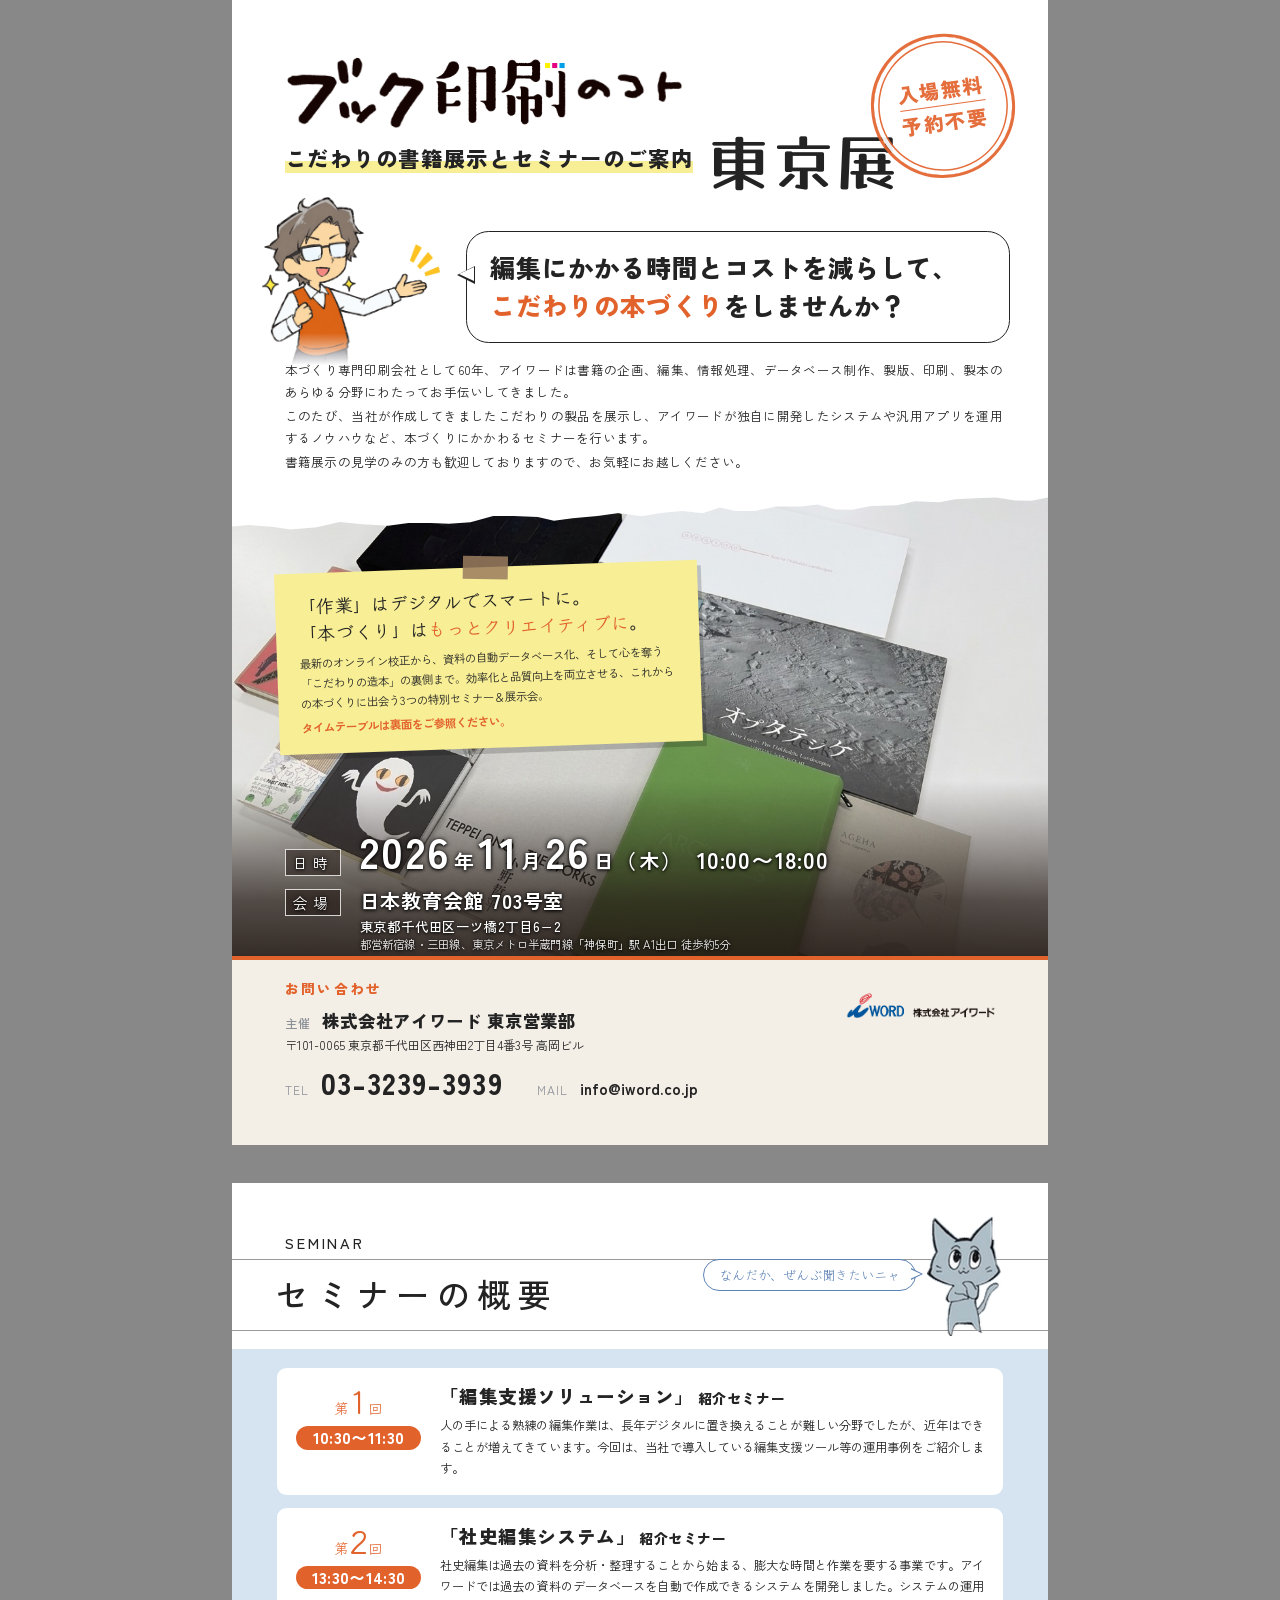
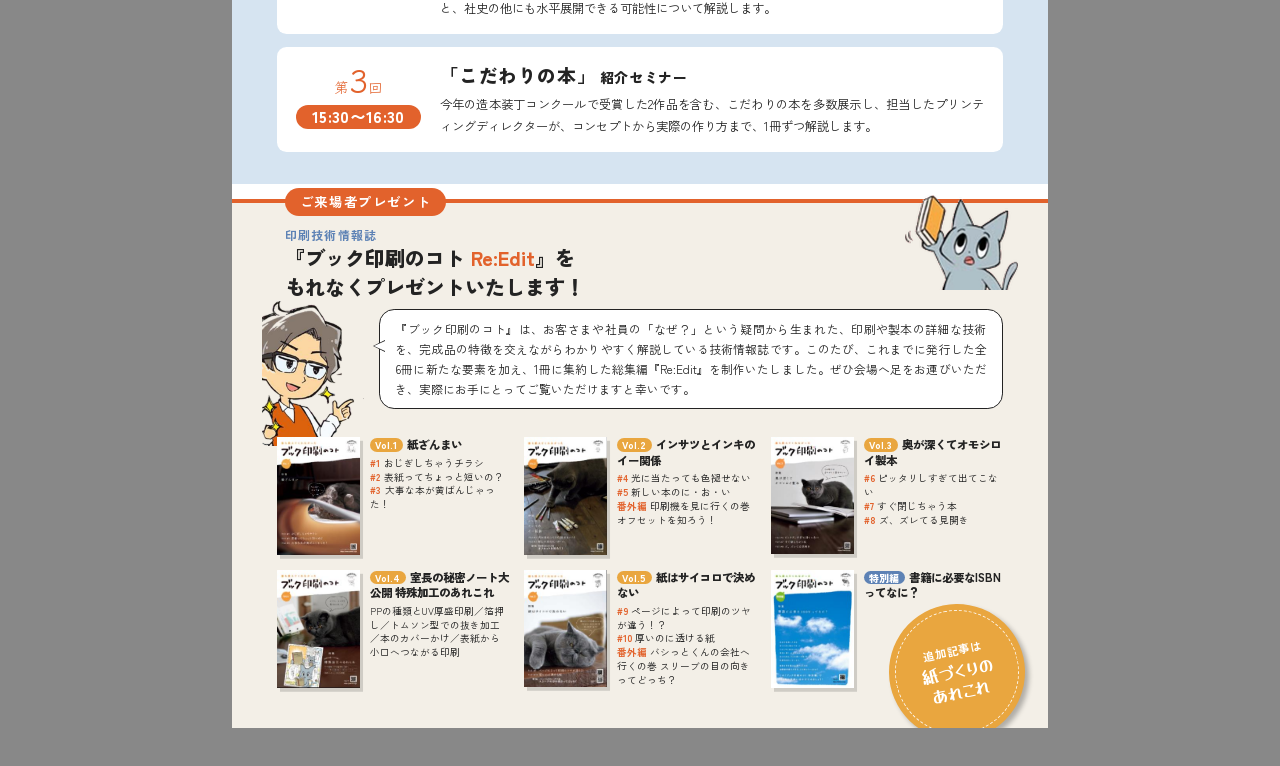
<file: flyer/tokyo/index.html>
<!doctype html>
<html lang="ja">
<head>
<meta charset="utf-8">
<title>ブック印刷のコト 東京展 チラシ</title>
<link rel="preconnect" href="https://fonts.googleapis.com">
<link rel="preconnect" href="https://fonts.gstatic.com" crossorigin>
<link href="https://fonts.googleapis.com/css2?family=Yusei+Magic&family=Klee+One:wght@600&family=Zen+Kaku+Gothic+New:wght@400;500;700;900&display=swap" rel="stylesheet">
<style>
/*
  仕様：A4片面×2（表・裏）
  用紙サイズ 216×303mm ＝ A4（210×297）＋塗り足し各3mm
  デザイン：前版（A3二つ折り）のテイストを継承／原稿：松谷さんWord版
*/
:root{
  --ink:#232323;
  --blue:#d6e4f1;
  --blue-d:#5d82b5;
  --orange:#e2622c;
  --mustard:#e9a63f;
  --yellow:#f7ee95;
  --cream:#f3efe7;
  --gray:#8b8f96;
  --bleed:3mm;
}
@page{size:216mm 303mm;margin:0}
*{box-sizing:border-box;margin:0;padding:0}
html,body{background:#888}
body{font-family:"Zen Kaku Gothic New",sans-serif;color:var(--ink);-webkit-print-color-adjust:exact;print-color-adjust:exact}
.sheet{width:216mm;height:303mm;position:relative;overflow:hidden;background:#fff;page-break-after:always;margin:0 auto 10mm}
@media print{.sheet{margin:0}}
.ph{background:#fff3ef;outline:.3mm dashed var(--orange);padding:0 1mm;color:#9a3a14}

/* ===== 表面 ===== */
.front .logo{position:absolute;top:calc(var(--bleed) + 11mm);left:12mm;width:112mm}
.front .tenji{position:absolute;top:calc(var(--bleed) + 31mm);left:126mm;font-family:"Yusei Magic",sans-serif;font-size:46pt;line-height:1;letter-spacing:.06em;white-space:nowrap}
.front .guide{position:absolute;top:calc(var(--bleed) + 35mm);left:14mm;font-weight:900;font-size:16pt;letter-spacing:.08em;line-height:1.3}
.front .guide span{background:linear-gradient(transparent 62%, var(--yellow) 62%)}
.front .stamp{position:absolute;top:calc(var(--bleed) + 6mm);right:9mm;width:38mm;height:38mm;border-radius:50%;border:1mm solid var(--orange);box-shadow:inset 0 0 0 1.1mm #fff,inset 0 0 0 1.5mm var(--orange);color:var(--orange);display:flex;flex-direction:column;align-items:center;justify-content:center;gap:1mm;font-weight:900;transform:rotate(-8deg);opacity:.92;z-index:3}
.front .stamp span{font-size:15pt;letter-spacing:.08em;line-height:1.2}
.front .stamp span:first-child{border-bottom:.4mm solid var(--orange);padding-bottom:1mm}
.front .presen{position:absolute;top:calc(var(--bleed) + 49mm);left:8mm;width:47mm;-webkit-mask-image:linear-gradient(to bottom,#000 80%,transparent 99%);mask-image:linear-gradient(to bottom,#000 80%,transparent 99%)}
.front .sub{position:absolute;top:calc(var(--bleed) + 58mm);left:62mm;right:10mm;background:#fff;border:.5mm solid var(--ink);border-radius:6mm;padding:4.5mm 6mm;font-weight:900;font-size:19pt;line-height:1.5;letter-spacing:.04em}
.front .sub em{font-style:normal;color:var(--orange)}
.front .sub::before{content:"";position:absolute;left:-5.2mm;top:9mm;border:2.6mm solid transparent;border-right:4.8mm solid var(--ink)}
.front .sub::after{content:"";position:absolute;left:-4.1mm;top:9.5mm;border:2.1mm solid transparent;border-right:4.2mm solid #fff}
.front .intro{position:absolute;top:calc(var(--bleed) + 92mm);left:14mm;right:12mm;font-size:9.4pt;line-height:1.75;text-align:justify;letter-spacing:.02em}
.front .intro p+p{margin-top:.6mm}
.front .photo{position:absolute;left:0;right:0;top:131mm;height:122mm;background:url(assets/photo.jpg) center 40%/cover no-repeat}
.front .photo::after{content:"";position:absolute;inset:0;background:linear-gradient(to bottom,rgba(35,25,20,0) 62%,rgba(35,25,20,.75) 88%,rgba(35,25,20,.9) 100%)}
.front .torn{position:absolute;left:0;top:127mm;width:216mm;height:16mm;z-index:1}
.front .photo-note{position:absolute;right:12mm;top:239mm;font-size:7.5pt;color:rgba(255,255,255,.8);border:.3mm dashed rgba(255,255,255,.6);padding:.6mm 2mm}
.front .sticky{position:absolute;top:150mm;left:12mm;width:112mm;background:var(--yellow);padding:5mm 6mm 4.5mm;transform:rotate(-2deg);box-shadow:1mm 1.5mm 0 rgba(0,0,0,.18);z-index:2}
.front .sticky::before{content:"";position:absolute;top:-3mm;left:50%;width:12mm;height:6mm;margin-left:-6mm;background:#9a7d5e;opacity:.85;transform:rotate(3deg)}
.front .sticky h3{font-family:"Klee One",cursive;font-weight:600;font-size:13.5pt;line-height:1.5;letter-spacing:.02em}
.front .sticky h3 em{font-style:normal;color:var(--orange)}
.front .sticky p{font-size:8.6pt;line-height:1.75;margin-top:1.8mm}
.front .sticky p.tt{margin-top:1mm;font-weight:700;color:var(--orange)}
.front .when{position:absolute;left:14mm;right:12mm;top:217mm;color:#fff;text-shadow:0 0 1.5mm rgba(0,0,0,.85),0 .3mm .8mm rgba(0,0,0,.9);display:grid;grid-template-columns:auto 1fr;column-gap:5mm;row-gap:1mm;align-items:baseline;z-index:2}
.front .when dt{font-size:11pt;letter-spacing:.3em;border:.3mm solid rgba(255,255,255,.8);background:rgba(35,25,20,.55);padding:.5mm 2mm}
.front .when dd{font-size:15pt;letter-spacing:.04em;line-height:1.45;font-weight:700}
.front .when .date{font-size:32pt;font-weight:700;letter-spacing:.06em}
.front .when .date small{font-size:15pt;margin:0 .5mm}
.front .when .time{font-size:17pt;margin-left:3mm}
.front .when .addr{display:block;font-size:10pt;font-weight:500;margin-top:.5mm}
.front .when .acc{display:block;font-size:8.6pt;font-weight:400;opacity:.92;letter-spacing:.02em}
.contact-band{position:absolute;left:0;right:0;bottom:0;height:calc(var(--bleed) + 47mm);background:var(--cream);padding:5mm 12mm 0 14mm;border-top:1.2mm solid var(--orange)}
.contact-band h4{font-size:10pt;font-weight:900;letter-spacing:.25em;color:var(--orange)}
.contact-band .org{font-size:13pt;font-weight:900;margin-top:2.5mm;letter-spacing:.04em}
.contact-band .org small{font-size:9pt;color:var(--gray);font-weight:500;margin-right:3mm;letter-spacing:.1em}
.contact-band .adr{font-size:9pt;margin-top:1mm}
.contact-band dl{display:grid;grid-template-columns:auto auto auto 1fr;column-gap:3mm;align-items:baseline;margin-top:2mm}
.contact-band dt{font-size:9pt;color:var(--gray);letter-spacing:.1em}
.contact-band dd{font-size:11.5pt;font-weight:700}
.contact-band dd.tel{font-size:22pt;font-weight:900;letter-spacing:.04em;margin-right:6mm}
.contact-band .iw{position:absolute;right:12mm;top:7mm;width:44mm;mix-blend-mode:multiply}

/* ===== 裏面 ===== */
.back .file-head{position:absolute;top:calc(var(--bleed) + 10mm);left:0;right:0}
.back .file-head .no{display:block;font-size:11pt;letter-spacing:.2em;font-weight:500;padding:0 0 1.5mm 14mm;border-bottom:.3mm solid #999}
.back .file-head h2{font-weight:500;font-size:25pt;letter-spacing:.22em;padding:2.5mm 0 3mm 11.5mm;border-bottom:.3mm solid #999}
.back .nyao{position:absolute;top:calc(var(--bleed) + 6mm);right:12mm;width:20mm;z-index:3}
.back .nyao-say{position:absolute;top:calc(var(--bleed) + 17mm);right:35mm;background:#fff;border:.35mm solid var(--blue-d);border-radius:5mm;padding:1.5mm 4mm;font-family:"Klee One",cursive;font-size:10pt;color:var(--blue-d);z-index:3;white-space:nowrap}
.back .nyao-say::before{content:"";position:absolute;right:-3.6mm;top:2.2mm;border:1.8mm solid transparent;border-left:3.4mm solid var(--blue-d)}
.back .nyao-say::after{content:"";position:absolute;right:-2.9mm;top:2.55mm;border:1.45mm solid transparent;border-left:3mm solid #fff}
.back .panel{position:absolute;left:0;right:0;top:calc(var(--bleed) + 41mm);height:115mm;background:var(--blue)}
.back .cards{position:absolute;top:calc(var(--bleed) + 46mm);left:12mm;right:12mm;display:flex;flex-direction:column;gap:3.5mm}
.card{background:#fff;border-radius:2.5mm;padding:4mm 5mm;display:grid;grid-template-columns:33mm 1fr;gap:5mm;align-items:start}
.card .num{font-family:"Klee One",cursive;text-align:center;line-height:1.1;color:var(--orange)}
.card .num b{font-size:24pt;font-weight:600}
.card .num small{font-size:11pt}
.card .num .tm{display:block;margin-top:2mm;font-family:"Zen Kaku Gothic New";font-size:12pt;font-weight:900;color:#fff;background:var(--orange);border-radius:5mm;padding:.8mm 0;letter-spacing:.02em}
.card h3{font-size:14pt;font-weight:900;line-height:1.4;letter-spacing:.03em}
.card h3 small{font-size:10.5pt;margin-left:1mm}
.card p{font-size:9.2pt;line-height:1.75;margin-top:1.5mm;text-align:justify}
.back .gift{position:absolute;left:0;right:0;bottom:0;top:calc(var(--bleed) + 160mm);background:var(--cream);border-top:1.2mm solid var(--orange)}
.back .gift .badge{position:absolute;top:-4mm;left:14mm;background:var(--orange);color:#fff;font-weight:700;font-size:10pt;padding:1.2mm 4mm;border-radius:4mm;letter-spacing:.12em}
.back .gift h3{position:absolute;top:6mm;left:14mm;right:44mm;font-size:15pt;font-weight:900;line-height:1.45}
.back .gift h3 small{display:block;font-size:9pt;color:var(--blue-d);font-weight:700;letter-spacing:.1em}
.back .gift h3 em{font-style:normal;color:var(--orange)}
.back .gift .man{position:absolute;left:8mm;top:26mm;width:27mm}
.back .gift .man-say{position:absolute;left:39mm;right:12mm;top:28mm;background:#fff;border:.35mm solid var(--ink);border-radius:4mm;padding:2.5mm 4mm;font-size:8.8pt;line-height:1.7;text-align:justify}
.back .gift .man-say::before{content:"";position:absolute;left:-3.6mm;top:8mm;border:1.8mm solid transparent;border-right:3.4mm solid var(--ink)}
.back .gift .man-say::after{content:"";position:absolute;left:-2.9mm;top:8.35mm;border:1.45mm solid transparent;border-right:3mm solid #fff}
.back .gift .catb{position:absolute;right:8mm;top:-2mm;width:30mm;z-index:3}
.back .gift .lineup{position:absolute;left:12mm;right:12mm;top:62mm;display:grid;grid-template-columns:repeat(3,1fr);column-gap:4mm;row-gap:4mm}
.vol{display:grid;grid-template-columns:22mm 1fr;gap:2.5mm;align-items:start}
.vol img{width:22mm;box-shadow:.8mm 1mm 0 rgba(0,0,0,.15);display:block}
.vol b{display:block;font-size:8.6pt;font-weight:900;line-height:1.35;margin-bottom:1mm}
.vol b span{display:inline-block;background:var(--mustard);color:#fff;font-size:7.5pt;padding:0 1.5mm;border-radius:2mm;margin-right:1mm}
.vol.sp b span{background:var(--blue-d)}
.vol li{list-style:none;font-size:7.2pt;line-height:1.45;padding-left:.2mm}
.seal{position:absolute;left:174mm;top:106mm;width:36mm;height:36mm;border-radius:50%;background:var(--mustard);color:#fff;display:flex;flex-direction:column;align-items:center;justify-content:center;text-align:center;transform:rotate(-12deg);box-shadow:.8mm 1.2mm 1.5mm rgba(0,0,0,.28);z-index:4}
.seal::before{content:"";position:absolute;inset:1.6mm;border-radius:50%;border:.4mm dashed rgba(255,255,255,.85)}
.seal small{font-size:8.5pt;font-weight:700;letter-spacing:.08em}
.seal b{font-family:"Yusei Magic",sans-serif;font-weight:400;font-size:13pt;line-height:1.2;margin-top:.8mm}
.vol li i{font-style:normal;color:var(--orange);font-weight:700;margin-right:.8mm}
</style>
</head>
<body>

<!-- ============ 表面 ============ -->
<section class="sheet front">
  <img class="logo" src="assets/logo_bookinsatsu.png" alt="ブック印刷のコト">
  <span class="tenji">東京展</span>
  <div class="stamp"><span>入場無料</span><span>予約不要</span></div>
  <p class="guide"><span>こだわりの書籍展示とセミナーのご案内</span></p>

  <img class="presen" src="assets/presen.png" alt="メガネの熱血プレゼン男子">
  <p class="sub">編集にかかる時間とコストを減らして、<br><em>こだわりの本づくり</em>をしませんか？</p>

  <div class="intro">
    <p>本づくり専門印刷会社として60年、アイワードは書籍の企画、編集、情報処理、データベース制作、製版、印刷、製本のあらゆる分野にわたってお手伝いしてきました。</p>
    <p>このたび、当社が作成してきましたこだわりの製品を展示し、アイワードが独自に開発したシステムや汎用アプリを運用するノウハウなど、本づくりにかかわるセミナーを行います。</p>
    <p>書籍展示の見学のみの方も歓迎しておりますので、お気軽にお越しください。</p>
  </div>

  <div class="photo"></div>
  <svg class="torn" viewBox="0 0 216 16" preserveAspectRatio="none"><path d="M0 0H216V4.6L216.0 4.6L211.5 5.5L207.3 5.4L202.2 4.6L196.7 4.8L191.4 5.1L187.1 5.9L180.7 5.6L176.0 6.7L169.1 6.9L164.0 7.9L159.8 7.8L154.9 6.5L150.6 7.0L144.1 7.0L138.4 8.2L133.3 8.2L129.1 7.3L124.5 8.8L119.2 8.2L113.4 8.7L108.5 9.6L102.4 8.7L96.7 9.5L90.1 10.1L85.2 10.8L80.9 9.8L74.6 9.5L69.1 9.5L63.1 11.2L57.4 11.6L52.5 11.4L46.7 11.4L41.3 12.1L34.5 11.7L28.5 11.1L22.4 12.5L15.4 13.1L10.6 12.4L4.5 11.9L0 12.3z" fill="#fff"/></svg>
    <div class="sticky">
    <h3>「作業」はデジタルでスマートに。<br>「本づくり」は<em>もっとクリエイティブに</em>。</h3>
    <p>最新のオンライン校正から、資料の自動データベース化、そして心を奪う「こだわりの造本」の裏側まで。効率化と品質向上を両立させる、これからの本づくりに出会う3つの特別セミナー＆展示会。</p>
    <p class="tt">タイムテーブルは裏面をご参照ください。</p>
  </div>

  <dl class="when">
    <dt>日時</dt><dd><span class="date">2026<small>年</small>11<small>月</small>26<small>日（木）</small></span><span class="time">10:00〜18:00</span></dd>
    <dt>会場</dt><dd>日本教育会館 703号室<span class="addr">東京都千代田区一ツ橋2丁目6−2</span><span class="acc">都営新宿線・三田線、東京メトロ半蔵門線「神保町」駅 A1出口 徒歩約5分</span></dd>
  </dl>

  <div class="contact-band">
    <h4>お問い合わせ</h4>
    <p class="org"><small>主催</small>株式会社アイワード 東京営業部</p>
    <p class="adr">〒101-0065 東京都千代田区西神田2丁目4番3号 高岡ビル</p>
    <dl>
      <dt>TEL</dt><dd class="tel">03-3239-3939</dd>
      <dt>MAIL</dt><dd>info@iword.co.jp</dd>
    </dl>
    <img class="iw" src="assets/logo_iword.png" alt="株式会社アイワード">
  </div>
</section>

<!-- ============ 裏面 ============ -->
<section class="sheet back">
  <div class="file-head"><span class="no">SEMINAR</span><h2>セミナーの概要</h2></div>
  <p class="nyao-say">なんだか、ぜんぶ聞きたいニャ</p>
  <img class="nyao" src="assets/cat_nyao.png" alt="にゃお">

  <div class="panel"></div>
  <div class="cards">
    <div class="card"><div class="num"><small>第</small><b>1</b><small>回</small><span class="tm">10:30〜11:30</span></div><div>
      <h3>「編集支援ソリューション」<small>紹介セミナー</small></h3>
      <p>人の手による熟練の編集作業は、長年デジタルに置き換えることが難しい分野でしたが、近年はできることが増えてきています。今回は、当社で導入している編集支援ツール等の運用事例をご紹介します。</p></div></div>
    <div class="card"><div class="num"><small>第</small><b>2</b><small>回</small><span class="tm">13:30〜14:30</span></div><div>
      <h3>「社史編集システム」<small>紹介セミナー</small></h3>
      <p>社史編集は過去の資料を分析・整理することから始まる、膨大な時間と作業を要する事業です。アイワードでは過去の資料のデータベースを自動で作成できるシステムを開発しました。システムの運用と、社史の他にも水平展開できる可能性について解説します。</p></div></div>
    <div class="card"><div class="num"><small>第</small><b>3</b><small>回</small><span class="tm">15:30〜16:30</span></div><div>
      <h3>「こだわりの本」<small>紹介セミナー</small></h3>
      <p>今年の造本装丁コンクールで受賞した2作品を含む、こだわりの本を多数展示し、担当したプリンティングディレクターが、コンセプトから実際の作り方まで、1冊ずつ解説します。</p></div></div>
  </div>

  <div class="gift">
    <span class="badge">ご来場者プレゼント</span>
    <h3><small>印刷技術情報誌</small>『ブック印刷のコト <em>Re:Edit</em>』を<br>もれなくプレゼントいたします！</h3>
    <img class="catb" src="assets/cat_book.png" alt="本を持つにゃお">
    <img class="man" src="assets/man.png" alt="室長">
    <p class="man-say">『ブック印刷のコト』は、お客さまや社員の「なぜ？」という疑問から生まれた、印刷や製本の詳細な技術を、完成品の特徴を交えながらわかりやすく解説している技術情報誌です。このたび、これまでに発行した全6冊に新たな要素を加え、1冊に集約した総集編『Re:Edit』を制作いたしました。ぜひ会場へ足をお運びいただき、実際にお手にとってご覧いただけますと幸いです。</p>

    <div class="lineup">
      <div class="vol"><img src="assets/vol1.png" alt="Vol.1"><div><b><span>Vol.1</span>紙ざんまい</b><ul>
        <li><i>#1</i>おじぎしちゃうチラシ</li><li><i>#2</i>表紙ってちょっと短いの？</li><li><i>#3</i>大事な本が黄ばんじゃった！</li></ul></div></div>
      <div class="vol"><img src="assets/vol2.png" alt="Vol.2"><div><b><span>Vol.2</span>インサツとインキのイー関係</b><ul>
        <li><i>#4</i>光に当たっても色褪せない</li><li><i>#5</i>新しい本のに・お・い</li><li><i>番外編</i>印刷機を見に行くの巻 オフセットを知ろう！</li></ul></div></div>
      <div class="vol"><img src="assets/vol3.png" alt="Vol.3"><div><b><span>Vol.3</span>奥が深くてオモシロイ製本</b><ul>
        <li><i>#6</i>ピッタリしすぎて出てこない</li><li><i>#7</i>すぐ閉じちゃう本</li><li><i>#8</i>ズ、ズレてる見開き</li></ul></div></div>
      <div class="vol"><img src="assets/vol4.png" alt="Vol.4"><div><b><span>Vol.4</span>室長の秘密ノート大公開 特殊加工のあれこれ</b><ul>
        <li>PPの種類とUV厚盛印刷／箔押し／トムソン型での抜き加工／本のカバーかけ／表紙から小口へつながる印刷</li></ul></div></div>
      <div class="vol"><img src="assets/vol5.png" alt="Vol.5"><div><b><span>Vol.5</span>紙はサイコロで決めない</b><ul>
        <li><i>#9</i>ページによって印刷のツヤが違う！？</li><li><i>#10</i>厚いのに透ける紙</li><li><i>番外編</i>バシっとくんの会社へ行くの巻 スリーブの目の向きってどっち？</li></ul></div></div>
      <div class="vol sp"><img src="assets/special.png" alt="特別編"><div><b><span>特別編</span>書籍に必要なISBNってなに？</b></div></div>
    </div>
    <div class="seal"><small>追加記事は</small><b>紙づくりの<br>あれこれ</b></div>
  </div>
</section>

</body>
</html>
</file>
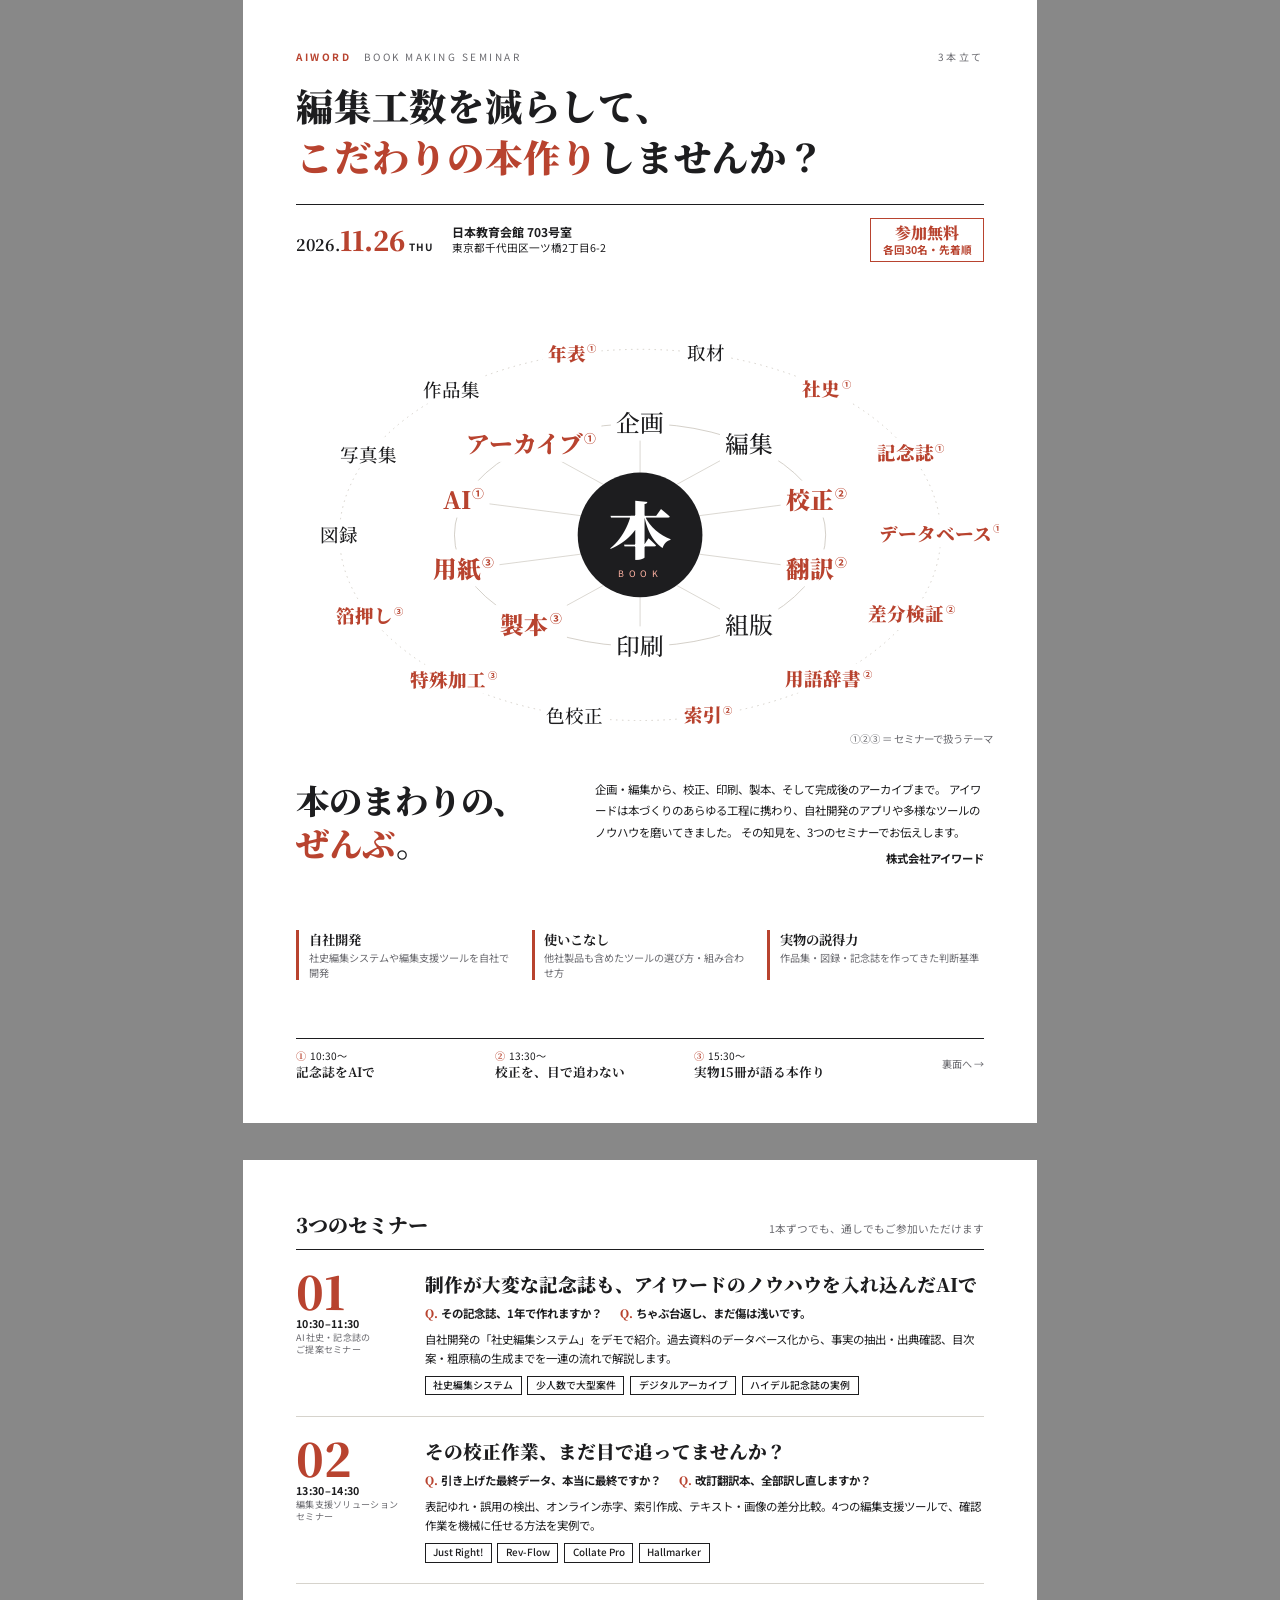
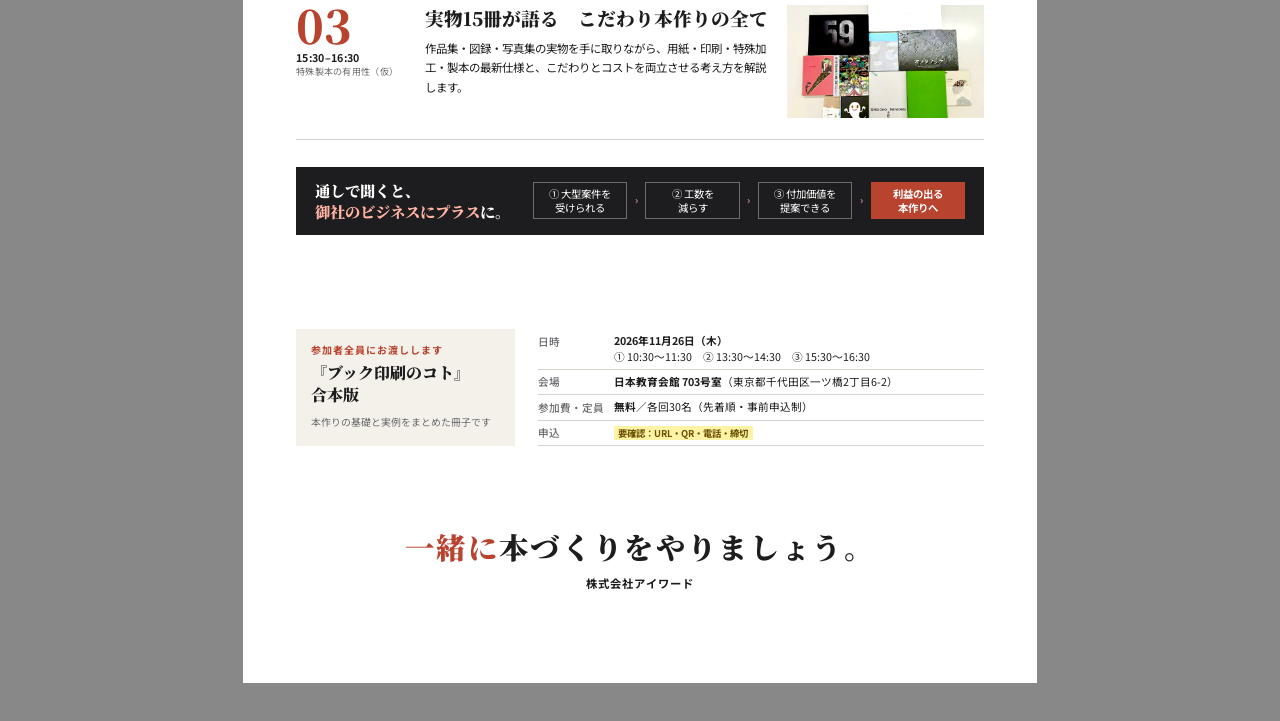
<file: flyer/flyer.html>
<!doctype html>
<html lang="ja">
<head>
<meta charset="utf-8">
<title>本のまわりのセミナー</title>
<link rel="preconnect" href="https://fonts.googleapis.com">
<link href="https://fonts.googleapis.com/css2?family=Noto+Sans+JP:wght@400;500;700;900&family=Noto+Serif+JP:wght@400;500;700;900&display=swap" rel="stylesheet">
<style>
  @page { size: A4; margin: 0; }
  :root {
    --ink: #1d1d1f;
    --sub: #6b6b70;
    --line: #d6d3cc;
    --paper: #ffffff;
    --tint: #f4f1ea;
    --accent: #b8432f;
    --serif: "Noto Serif JP", "IPAMincho", serif;
    --sans: "Noto Sans JP", "IPAGothic", sans-serif;
  }
  * { box-sizing: border-box; margin: 0; padding: 0; }
  html, body { background: #888; }
  body { font-family: var(--sans); color: var(--ink); font-size: 9pt; line-height: 1.6;
         -webkit-print-color-adjust: exact; print-color-adjust: exact; }
  .page { width: 210mm; height: 297mm; background: var(--paper); margin: 0 auto 10mm;
          padding: 13mm 14mm 11mm; position: relative; overflow: hidden; page-break-after: always; }
  @media print { html, body { background: none; } .page { margin: 0; } }
  .todo { background: #fff3a8; color: #6b5300; font-size: 7pt; padding: 0 1.2mm; font-weight: 700; white-space: nowrap; }

  /* ===== 表面 ===== */
  .eyebrow { display: flex; justify-content: space-between; font-size: 7.5pt; letter-spacing: .25em; color: var(--sub); }
  .eyebrow b { color: var(--accent); font-weight: 700; }
  h1 { font-family: var(--serif); font-weight: 900; font-size: 28pt; line-height: 1.35; margin-top: 4mm; letter-spacing: .02em; }
  h1 em { font-style: normal; color: var(--accent); }

  .strip { display: flex; align-items: center; gap: 5mm; margin-top: 6mm; padding-top: 3.5mm; border-top: .3mm solid var(--ink); }
  .strip .date { font-family: var(--serif); font-size: 12pt; font-weight: 700; line-height: 1; }
  .strip .date b { font-size: 20pt; color: var(--accent); font-weight: 900; }
  .strip .date span { font-family: var(--sans); font-size: 7.5pt; margin-left: 1mm; letter-spacing: .1em; }
  .strip .where { font-size: 8pt; line-height: 1.4; }
  .strip .where b { font-size: 9pt; }
  .strip .free { margin-left: auto; border: .4mm solid var(--accent); color: var(--accent); padding: 1mm 3mm; font-size: 8pt; font-weight: 700; line-height: 1.3; text-align: center; }
  .strip .free b { font-family: var(--serif); font-size: 12pt; font-weight: 900; display: block; }

  .map { position: absolute; left: 10mm; right: 10mm; top: 88mm; height: 110mm; }
  .map svg { width: 100%; height: 100%; display: block; }

  .concept { position: absolute; left: 14mm; right: 14mm; top: 206mm; display: grid; grid-template-columns: 72mm 1fr; gap: 7mm; align-items: start; }
  .concept .copy { font-family: var(--serif); font-size: 25pt; font-weight: 900; line-height: 1.3; }
  .concept .copy em { font-style: normal; color: var(--accent); }
  .concept p { font-size: 8.6pt; line-height: 1.9; }
  .concept .sign { text-align: right; font-weight: 700; font-size: 8.5pt; margin-top: 1mm; }

  .mini { position: absolute; left: 14mm; right: 14mm; bottom: 11mm; display: grid; grid-template-columns: repeat(3, 1fr) 24mm; border-top: .3mm solid var(--ink); }
  .mini div { padding: 2.5mm 3mm 0 0; font-size: 7.6pt; line-height: 1.45; }
  .mini div b { display: block; font-family: var(--serif); font-size: 9.5pt; line-height: 1.4; }
  .mini div i { font-style: normal; color: var(--accent); font-weight: 700; font-family: var(--serif); margin-right: 1mm; }
  .mini .go { display: flex; align-items: center; justify-content: flex-end; color: var(--sub); padding-right: 0; }

  /* ===== 裏面 ===== */
  .b-head { display: flex; align-items: baseline; justify-content: space-between; border-bottom: .3mm solid var(--ink); padding-bottom: 2mm; }
  .b-head h2 { font-family: var(--serif); font-size: 15pt; font-weight: 900; }
  .b-head span { font-size: 8pt; color: var(--sub); }

  .sem { display: grid; grid-template-columns: 31mm 1fr; gap: 3mm; padding: 5.5mm 0; border-bottom: .3mm solid var(--line); }
  .sem .num { font-family: var(--serif); font-weight: 900; font-size: 34pt; line-height: .9; color: var(--accent); }
  .sem .num small { display: block; font-family: var(--sans); font-size: 8pt; font-weight: 700; color: var(--ink); margin-top: 2mm; letter-spacing: .03em; }
  .sem .num small + small { font-weight: 400; color: var(--sub); font-size: 6.8pt; margin-top: .5mm; line-height: 1.4; }
  .sem h3 { font-family: var(--serif); font-size: 14pt; font-weight: 900; line-height: 1.4; }
  .sem .qs { margin: 1.8mm 0 2mm; display: flex; flex-wrap: wrap; gap: 1mm 5mm; }
  .sem .qs span { font-size: 8.6pt; font-weight: 700; }
  .sem .qs span::before { content: "Q. "; color: var(--accent); font-family: var(--serif); font-weight: 900; }
  .sem p { font-size: 8.6pt; line-height: 1.7; }
  .chips { display: flex; flex-wrap: wrap; gap: 1.5mm; margin-top: 2mm; }
  .chips span { border: .3mm solid var(--ink); font-size: 7.4pt; font-weight: 500; padding: .2mm 2mm; }
  .sem.with-photo .body { display: grid; grid-template-columns: 1fr 52mm; gap: 5mm; }
  .sem.with-photo img { width: 100%; height: 30mm; object-fit: cover; object-position: center 40%; filter: brightness(1.08); display: block; }

  .through { margin-top: 7mm; display: grid; grid-template-columns: auto 1fr; gap: 6mm; align-items: center; background: var(--ink); color: #fff; padding: 3.5mm 5mm; }
  .through .lead { font-family: var(--serif); font-size: 11.5pt; font-weight: 900; line-height: 1.35; }
  .through .lead em { font-style: normal; color: #ffb3a3; }
  .through .flow { display: flex; align-items: center; gap: 2mm; font-size: 7.8pt; }
  .through .flow div { flex: 1; text-align: center; line-height: 1.35; padding: 1mm; border: .3mm solid rgba(255,255,255,.35); }
  .through .flow i { font-style: normal; color: #ffb3a3; }
  .through .flow .goal { background: var(--accent); border-color: var(--accent); font-weight: 700; }

  .bottom { display: grid; grid-template-columns: 58mm 1fr; gap: 6mm; margin-top: 25mm; }
  .gift { background: var(--tint); padding: 3.5mm 4mm; }
  .gift h4 { font-size: 7.5pt; color: var(--accent); letter-spacing: .1em; }
  .gift p { font-family: var(--serif); font-size: 12pt; font-weight: 900; line-height: 1.4; margin: 1mm 0; }
  .gift small { font-size: 7.4pt; color: var(--sub); }
  .info { width: 100%; border-collapse: collapse; font-size: 8pt; }
  .info th { text-align: left; width: 20mm; color: var(--sub); font-weight: 500; padding: 1mm 0; border-bottom: .3mm solid var(--line); vertical-align: top; }
  .info td { padding: 1mm 0; border-bottom: .3mm solid var(--line); line-height: 1.5; }

  .closing { position: absolute; left: 14mm; right: 14mm; bottom: 24mm; text-align: center; }
  .closing .l { font-family: var(--serif); font-size: 22pt; font-weight: 900; letter-spacing: .08em; }
  .closing .l em { font-style: normal; color: var(--accent); }
  .closing .co { font-size: 8.5pt; font-weight: 700; margin-top: 1mm; letter-spacing: .1em; }
  .pillars { position: absolute; left: 14mm; right: 14mm; top: 246mm; display: grid; grid-template-columns: repeat(3, 1fr); gap: 5mm; }
  .pillars div { font-size: 7.6pt; line-height: 1.5; color: var(--sub); border-left: .8mm solid var(--accent); padding-left: 2.5mm; }
  .pillars b { display: block; font-family: var(--serif); font-size: 10pt; color: var(--ink); }
</style>
</head>
<body>

<!-- ================= 表面 ================= -->
<section class="page">
  <div class="eyebrow"><span><b>AIWORD</b>　BOOK MAKING SEMINAR</span><span>3本立て</span></div>
  <h1>編集工数を減らして、<br><em>こだわりの本作り</em>しませんか？</h1>

  <div class="strip">
    <div class="date">2026.<b>11.26</b><span>THU</span></div>
    <div class="where"><b>日本教育会館 703号室</b><br>東京都千代田区一ツ橋2丁目6-2</div>
    <div class="free"><b>参加無料</b>各回30名・先着順</div>
  </div>

  <div class="map"><svg id="map" viewBox="0 0 960 560" xmlns="http://www.w3.org/2000/svg"></svg></div>

  <div class="concept">
    <div class="copy">本のまわりの、<br><em>ぜんぶ</em>。</div>
    <div>
      <p>企画・編集から、校正、印刷、製本、そして完成後のアーカイブまで。
      アイワードは本づくりのあらゆる工程に携わり、自社開発のアプリや多様なツールのノウハウを磨いてきました。
      その知見を、3つのセミナーでお伝えします。</p>
      <p class="sign">株式会社アイワード</p>
    </div>
  </div>
  <div class="pillars">
    <div><b>自社開発</b>社史編集システムや編集支援ツールを自社で開発</div>
    <div><b>使いこなし</b>他社製品も含めたツールの選び方・組み合わせ方</div>
    <div><b>実物の説得力</b>作品集・図録・記念誌を作ってきた判断基準</div>
  </div>

  <div class="mini">
    <div><i>①</i>10:30〜<b>記念誌をAIで</b></div>
    <div><i>②</i>13:30〜<b>校正を、目で追わない</b></div>
    <div><i>③</i>15:30〜<b>実物15冊が語る本作り</b></div>
    <div class="go">裏面へ →</div>
  </div>
</section>

<!-- ================= 裏面 ================= -->
<section class="page">
  <div class="b-head"><h2>3つのセミナー</h2><span>1本ずつでも、通しでもご参加いただけます</span></div>

  <div class="sem">
    <div class="num">01<small>10:30–11:30</small><small>AI社史・記念誌の<br>ご提案セミナー</small></div>
    <div>
      <h3>制作が大変な記念誌も、アイワードのノウハウを入れ込んだAIで</h3>
      <div class="qs"><span>その記念誌、1年で作れますか？</span><span>ちゃぶ台返し、まだ傷は浅いです。</span></div>
      <p>自社開発の「社史編集システム」をデモで紹介。過去資料のデータベース化から、事実の抽出・出典確認、目次案・粗原稿の生成までを一連の流れで解説します。</p>
      <div class="chips"><span>社史編集システム</span><span>少人数で大型案件</span><span>デジタルアーカイブ</span><span>ハイデル記念誌の実例</span></div>
    </div>
  </div>

  <div class="sem">
    <div class="num">02<small>13:30–14:30</small><small>編集支援ソリューション<br>セミナー</small></div>
    <div>
      <h3>その校正作業、まだ目で追ってませんか？</h3>
      <div class="qs"><span>引き上げた最終データ、本当に最終ですか？</span><span>改訂翻訳本、全部訳し直しますか？</span></div>
      <p>表記ゆれ・誤用の検出、オンライン赤字、索引作成、テキスト・画像の差分比較。4つの編集支援ツールで、確認作業を機械に任せる方法を実例で。</p>
      <div class="chips"><span>Just Right!</span><span>Rev-Flow</span><span>Collate Pro</span><span>Hallmarker</span></div>
    </div>
  </div>

  <div class="sem with-photo">
    <div class="num">03<small>15:30–16:30</small><small>特殊製本の有用性（仮）</small></div>
    <div class="body">
      <div>
        <h3>実物15冊が語る　こだわり本作りの全て</h3>
        <p style="margin-top:2mm">作品集・図録・写真集の実物を手に取りながら、用紙・印刷・特殊加工・製本の最新仕様と、こだわりとコストを両立させる考え方を解説します。</p>
      </div>
      <img src="books.jpg" alt="紹介する本の実物">
    </div>
  </div>

  <div class="through">
    <div class="lead">通しで聞くと、<br><em>御社のビジネスにプラス</em>に。</div>
    <div class="flow">
      <div>① 大型案件を<br>受けられる</div><i>›</i>
      <div>② 工数を<br>減らす</div><i>›</i>
      <div>③ 付加価値を<br>提案できる</div><i>›</i>
      <div class="goal">利益の出る<br>本作りへ</div>
    </div>
  </div>

  <div class="bottom">
    <div class="gift">
      <h4>参加者全員にお渡しします</h4>
      <p>『ブック印刷のコト』<br>合本版</p>
      <small>本作りの基礎と実例をまとめた冊子です</small>
    </div>
    <table class="info">
      <tr><th>日時</th><td><b>2026年11月26日（木）</b><br>① 10:30〜11:30　② 13:30〜14:30　③ 15:30〜16:30</td></tr>
      <tr><th>会場</th><td><b>日本教育会館 703号室</b>（東京都千代田区一ツ橋2丁目6-2）</td></tr>
      <tr><th>参加費・定員</th><td><b>無料</b>／各回30名（先着順・事前申込制）</td></tr>
      <tr><th>申込</th><td><span class="todo">要確認：URL・QR・電話・締切</span></td></tr>
    </table>
  </div>

  <div class="closing">
    <p class="l"><em>一緒に</em>本づくりをやりましょう。</p>
    <p class="co">株式会社アイワード</p>
  </div>
</section>

<script>
// 本のまわりの仕事を、2本の楕円軌道に並べる（2つ目の値 = セミナー番号）
const inner = [['企画'],['編集'],['校正',2],['翻訳',2],['組版'],['印刷'],['製本',3],['用紙',3],['AI',1],['アーカイブ',1]];
const outer = [['取材'],['社史',1],['記念誌',1],['データベース',1],['差分検証',2],['用語辞書',2],['索引',2],['色校正'],
               ['特殊加工',3],['箔押し',3],['図録'],['写真集'],['作品集'],['年表',1]];
const NS = 'http://www.w3.org/2000/svg', svg = document.getElementById('map');
const cx = 480, cy = 272, ACC = '#b8432f', INK = '#1d1d1f', LINE = '#cfcbc3';
const el = (t, a, txt, parent = svg) => { const e = document.createElementNS(NS, t); for (const k in a) e.setAttribute(k, a[k]); if (txt) e.textContent = txt; parent.appendChild(e); return e; };
document.fonts.ready.then(() => {
  el('ellipse', {cx, cy, rx: 405, ry: 250, fill: 'none', stroke: LINE, 'stroke-width': 1.2, 'stroke-dasharray': '2 6'});
  el('ellipse', {cx, cy, rx: 250, ry: 150, fill: 'none', stroke: LINE, 'stroke-width': 1.2});
  inner.forEach((_, i) => { const a = -Math.PI / 2 + i / inner.length * Math.PI * 2;
    el('line', {x1: cx + 84 * Math.cos(a), y1: cy + 84 * Math.sin(a), x2: cx + 250 * Math.cos(a), y2: cy + 150 * Math.sin(a), stroke: LINE, 'stroke-width': 1}); });
  function ring(words, rx, ry, size, offset) {
    words.forEach(([w, s], i) => {
      const a = offset + i / words.length * Math.PI * 2;
      const x = cx + rx * Math.cos(a), y = cy + ry * Math.sin(a);
      const bg = el('rect', {fill: '#fff'});
      const t = el('text', {x, y: y + size * .36, 'text-anchor': 'middle', 'font-family': 'Noto Serif JP, serif', 'font-weight': s ? 900 : 500, 'font-size': size, fill: s ? ACC : INK}, w);
      if (s) el('tspan', {'font-size': size * .5, dy: -size * .45, 'font-family': 'Noto Sans JP, sans-serif', 'font-weight': 700, dx: 2}, '①②③'[s - 1], t);
      const b = t.getBBox();
      Object.entries({x: b.x - 7, y: b.y - 2, width: b.width + 14, height: b.height + 4}).forEach(([k, v]) => bg.setAttribute(k, v));
    });
  }
  ring(outer, 405, 250, 25, -Math.PI / 2 + 0.22);
  ring(inner, 250, 150, 32, -Math.PI / 2);
  el('circle', {cx, cy, r: 84, fill: INK});
  el('text', {x: cx, y: cy + 26, 'text-anchor': 'middle', 'font-family': 'Noto Serif JP, serif', 'font-weight': 900, 'font-size': 84, fill: '#fff'}, '本');
  el('text', {x: cx, y: cy + 56, 'text-anchor': 'middle', 'font-family': 'Noto Sans JP, sans-serif', 'font-size': 12, 'letter-spacing': 6, fill: '#ffb3a3'}, 'BOOK');
  el('text', {x: 955, y: 552, 'text-anchor': 'end', 'font-family': 'Noto Sans JP, sans-serif', 'font-size': 14, fill: '#6b6b70'}, '①②③ ＝ セミナーで扱うテーマ');
});
</script>
</body>
</file>
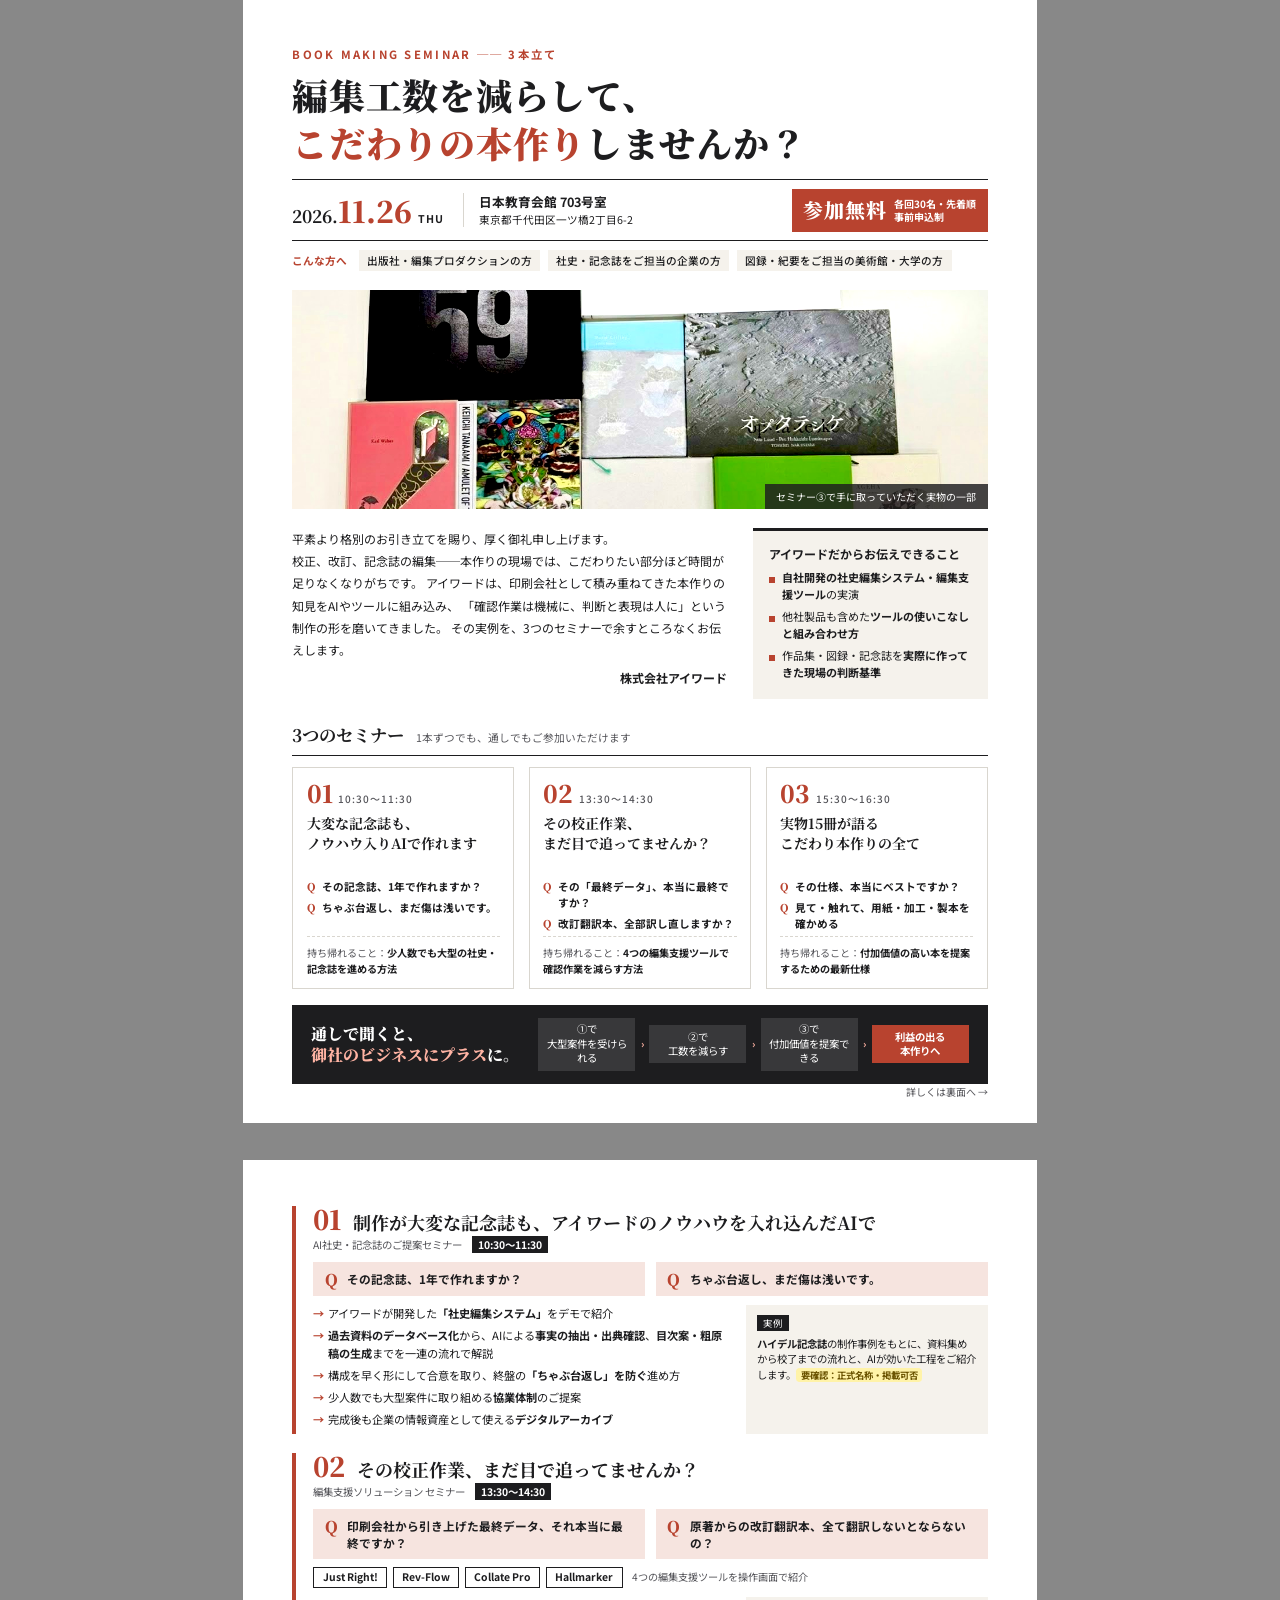
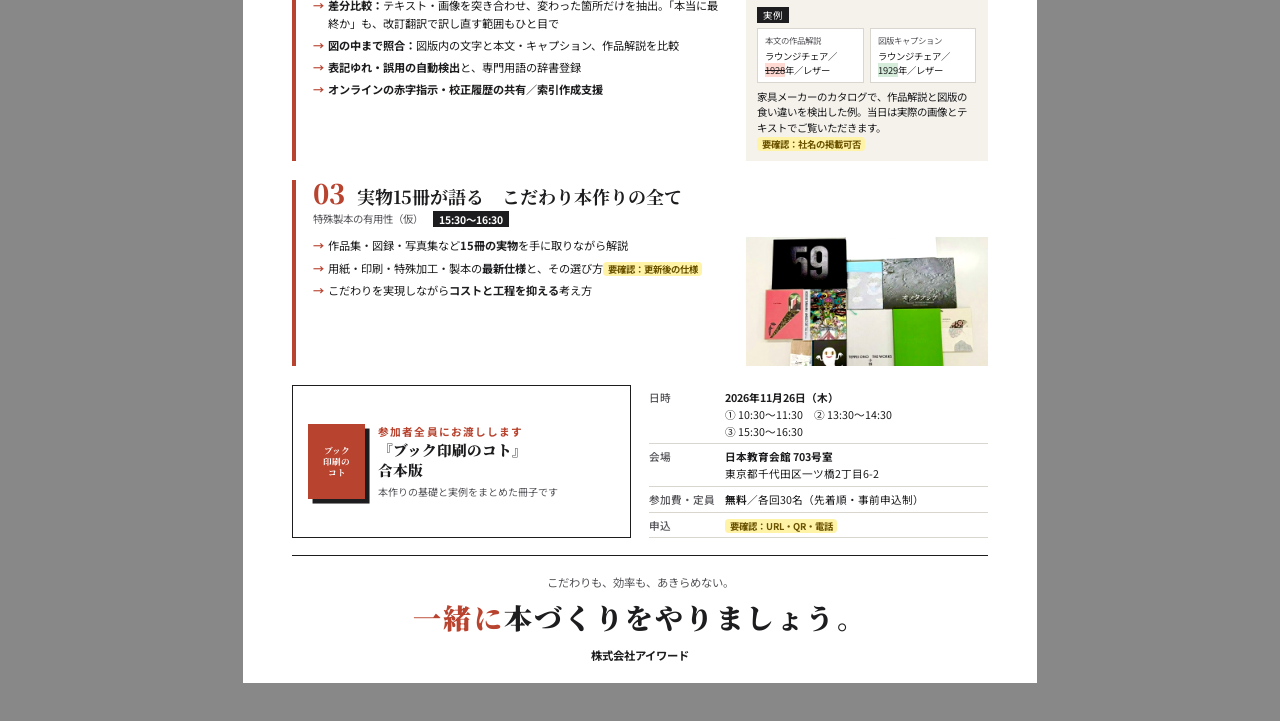
<file: flyer/flyer_v3.html>
<!doctype html>
<html lang="ja">
<head>
<meta charset="utf-8">
<title>こだわり本作りセミナー</title>
<link rel="preconnect" href="https://fonts.googleapis.com">
<link href="https://fonts.googleapis.com/css2?family=Noto+Sans+JP:wght@400;500;700;900&family=Noto+Serif+JP:wght@500;700;900&display=swap" rel="stylesheet">
<style>
  @page { size: A4; margin: 0; }
  :root {
    --ink: #1d1d1f;
    --sub: #55555a;
    --line: #d9d6cf;
    --paper: #ffffff;
    --tint: #f5f2ec;
    --accent: #b8432f;   /* 朱 */
    --accent-soft: #f6e4df;
    --serif: "Noto Serif JP", "IPAMincho", serif;
    --sans: "Noto Sans JP", "IPAGothic", sans-serif;
  }
  * { box-sizing: border-box; margin: 0; padding: 0; }
  html, body { background: #888; }
  body { font-family: var(--sans); color: var(--ink); font-size: 9pt; line-height: 1.6;
         -webkit-print-color-adjust: exact; print-color-adjust: exact; }
  .page { width: 210mm; height: 297mm; background: var(--paper); margin: 0 auto 10mm;
          padding: 12mm 13mm 11mm; position: relative; overflow: hidden; page-break-after: always; }
  @media print { html, body { background: none; } .page { margin: 0; } }

  .todo { background: #fff3a8; color: #6b5300; font-size: 7pt; padding: 0 1.2mm; border-radius: 1mm; font-weight: 700; white-space: nowrap; }

  /* ===== 表面 ===== */
  .eyebrow { font-size: 8.5pt; letter-spacing: .2em; color: var(--accent); font-weight: 700; }
  h1 { font-family: var(--serif); font-weight: 900; font-size: 27pt; line-height: 1.32; margin: 2mm 0 0; letter-spacing: .02em; }
  h1 em { font-style: normal; color: var(--accent); }
  .hero { margin-top: 5mm; position: relative; }
  .hero img { width: 100%; height: 58mm; object-fit: cover; object-position: center 38%; display: block;
              filter: brightness(1.08) contrast(1.04); }
  .hero .cap { position: absolute; right: 0; bottom: 0; background: rgba(29,29,31,.82); color: #fff;
               font-size: 7.5pt; padding: 1.2mm 3mm; }
  .greet { display: grid; grid-template-columns: 1fr 62mm; gap: 7mm; margin-top: 5mm; }
  .greet p { font-size: 9pt; line-height: 1.85; }
  .greet .sign { text-align: right; font-weight: 700; margin-top: 1.5mm; }
  .strength { background: var(--tint); padding: 3.5mm 4mm; border-top: 1mm solid var(--ink); }
  .strength h3 { font-size: 9pt; margin-bottom: 1.5mm; }
  .strength li { list-style: none; padding-left: 3.5mm; position: relative; font-size: 8.3pt; line-height: 1.55; margin-bottom: 1.2mm; }
  .strength li::before { content: ""; position: absolute; left: 0; top: 2.1mm; width: 1.6mm; height: 1.6mm; background: var(--accent); }

  .sec-title { display: flex; align-items: baseline; gap: 3mm; margin: 6mm 0 3mm; border-bottom: .3mm solid var(--ink); padding-bottom: 1.5mm; }
  .sec-title h2 { font-family: var(--serif); font-size: 13pt; }
  .sec-title span { font-size: 8pt; color: var(--sub); }

  .trio { display: grid; grid-template-columns: repeat(3, 1fr); gap: 4mm; }
  .card { border: .3mm solid var(--line); padding: 3.5mm 3.5mm 3mm; display: flex; flex-direction: column; }
  .card .no { font-family: var(--serif); font-size: 18pt; font-weight: 900; color: var(--accent); line-height: 1; }
  .card .no small { font-family: var(--sans); font-size: 7.5pt; color: var(--sub); font-weight: 500; margin-left: 1.5mm; letter-spacing: .1em; }
  .card h4 { font-family: var(--serif); font-size: 10.5pt; line-height: 1.45; margin: 2mm 0 2.5mm; min-height: 15mm; }
  .card .q { font-size: 8pt; font-weight: 700; line-height: 1.5; padding-left: 4mm; position: relative; margin-bottom: 1.2mm; }
  .card .q::before { content: "Q"; position: absolute; left: 0; top: 0; color: var(--accent); font-family: var(--serif); font-weight: 900; }
  .card .gain { margin-top: auto; padding-top: 2mm; border-top: .3mm dashed var(--line); font-size: 7.6pt; color: var(--sub); }
  .card .gain b { color: var(--ink); }

  .through { margin-top: 4mm; background: var(--ink); color: #fff; padding: 3.5mm 5mm; display: grid; grid-template-columns: auto 1fr; gap: 5mm; align-items: center; }
  .through .lead { font-family: var(--serif); font-size: 12pt; font-weight: 900; line-height: 1.35; }
  .through .lead em { font-style: normal; color: #ffb3a3; }
  .flow { display: flex; align-items: center; gap: 1.5mm; font-size: 7.8pt; }
  .flow div { background: rgba(255,255,255,.12); padding: 1.2mm 2mm; line-height: 1.4; text-align: center; flex: 1; }
  .flow i { font-style: normal; color: #ffb3a3; font-weight: 700; }
  .flow .goal { background: var(--accent); font-weight: 700; }
  .next { position: absolute; right: 13mm; bottom: 6mm; font-size: 7.5pt; color: var(--sub); }

  /* ===== 裏面 ===== */
  .detail { border-left: 1.2mm solid var(--accent); padding: 0 0 0 4.5mm; margin-bottom: 5mm; }
  .detail-head { display: flex; align-items: baseline; gap: 3mm; }
  .detail-head .no { font-family: var(--serif); font-size: 20pt; font-weight: 900; color: var(--accent); line-height: 1; }
  .detail-head h2 { font-family: var(--serif); font-size: 13.5pt; line-height: 1.35; }
  .qs { display: grid; grid-template-columns: 1fr 1fr; gap: 3mm; margin: 2.2mm 0 2.5mm; }
  .qs div { background: var(--accent-soft); padding: 2.2mm 3mm; font-weight: 700; font-size: 8.8pt; line-height: 1.45; position: relative; padding-left: 9mm; }
  .qs div::before { content: "Q"; position: absolute; left: 3mm; top: 1.6mm; font-family: var(--serif); font-size: 12pt; color: var(--accent); font-weight: 900; }
  .body2 { display: grid; grid-template-columns: 1fr 64mm; gap: 5mm; }
  .body2 ul { list-style: none; }
  .body2 li { padding-left: 4mm; position: relative; font-size: 8.4pt; line-height: 1.55; margin-bottom: 1.3mm; }
  .body2 li::before { content: "→"; position: absolute; left: 0; color: var(--accent); font-weight: 700; }
  .body2 li b { font-weight: 700; }
  .case { background: var(--tint); padding: 2.6mm 3mm; font-size: 7.8pt; line-height: 1.5; }
  .case .tag { display: inline-block; background: var(--ink); color: #fff; font-size: 7pt; padding: .2mm 1.6mm; margin-bottom: 1.4mm; letter-spacing: .1em; }

  /* 差分の図 */
  .diff { display: grid; grid-template-columns: 1fr 1fr; gap: 1.6mm; margin-bottom: 1.6mm; }
  .diff div { background: #fff; border: .3mm solid var(--line); padding: 1.4mm 1.8mm; font-size: 7pt; line-height: 1.5; }
  .diff .lbl { display: block; font-size: 6.3pt; color: var(--sub); margin-bottom: .4mm; }
  .del { background: #ffd9d2; text-decoration: line-through; }
  .ins { background: #d4ecd9; }

  .photo-mini img { width: 100%; height: 34mm; object-fit: cover; display: block; filter: brightness(1.08); }

  .bottom { display: grid; grid-template-columns: 1fr 1fr; gap: 5mm; margin-top: 1mm; }
  .gift { border: .5mm solid var(--ink); padding: 3mm 4mm; display: flex; gap: 3.5mm; align-items: center; }
  .gift .book { width: 15mm; height: 20mm; background: var(--accent); color: #fff; font-family: var(--serif); font-size: 6.5pt; font-weight: 700; display: flex; align-items: center; justify-content: center; text-align: center; line-height: 1.3; flex-shrink: 0; box-shadow: 1.2mm 1.2mm 0 var(--ink); }
  .gift h3 { font-size: 8pt; color: var(--accent); letter-spacing: .1em; }
  .gift p { font-family: var(--serif); font-size: 11pt; font-weight: 900; line-height: 1.4; }
  .gift small { font-size: 7.5pt; color: var(--sub); }
  .info { width: 100%; border-collapse: collapse; font-size: 8pt; }
  .info th { text-align: left; width: 16mm; color: var(--sub); font-weight: 500; padding: 1mm 0; border-bottom: .3mm solid var(--line); vertical-align: top; }
  .info td { padding: 1mm 0; border-bottom: .3mm solid var(--line); }

  .closing { margin-top: 4.5mm; text-align: center; padding: 4.5mm 0 0; border-top: .3mm solid var(--ink); }
  .closing p.s { font-size: 8.5pt; color: var(--sub); }
  .closing p.l { font-family: var(--serif); font-size: 21pt; font-weight: 900; letter-spacing: .08em; margin-top: 1mm; }
  .closing p.l em { font-style: normal; color: var(--accent); }
  .closing .co { margin-top: 1.5mm; font-size: 8.5pt; font-weight: 700; }

  .when { display: grid; grid-template-columns: auto 1fr auto; gap: 5mm; align-items: center; margin-top: 3.5mm; padding: 2.2mm 0; border-top: .5mm solid var(--ink); border-bottom: .3mm solid var(--ink); }
  .when .date { font-family: var(--serif); font-size: 13pt; font-weight: 700; line-height: 1; }
  .when .date b { font-size: 22pt; color: var(--accent); font-weight: 900; }
  .when .date span { font-family: var(--sans); font-size: 8pt; margin-left: 1.5mm; letter-spacing: .1em; }
  .when .where { font-size: 8pt; line-height: 1.45; border-left: .3mm solid var(--line); padding-left: 4mm; }
  .when .where b { font-size: 9.5pt; }
  .when .slots { display: flex; gap: 1.5mm; }
  .when .slots span { background: var(--tint); font-size: 8pt; font-weight: 700; padding: 1mm 2mm; }
  .sub { font-size: 7.8pt; color: var(--sub); margin-top: .8mm; }
  .sub span { margin-left: 2.5mm; background: var(--ink); color: #fff; padding: .2mm 1.6mm; font-weight: 700; }
  .tools { display: flex; flex-wrap: wrap; align-items: center; gap: 1.5mm; margin: -0.5mm 0 2.5mm; }
  .tools span { border: .3mm solid var(--ink); font-size: 7.8pt; font-weight: 700; padding: .3mm 2.2mm; }
  .tools em { font-style: normal; font-size: 7.6pt; color: var(--sub); margin-left: 1mm; }
  .info th { width: 20mm; }
  .when .free { display: flex; align-items: center; gap: 2mm; background: var(--accent); color: #fff; padding: 1.5mm 3mm; }
  .when .free b { font-family: var(--serif); font-size: 15pt; font-weight: 900; letter-spacing: .05em; }
  .when .free span { font-size: 7.5pt; line-height: 1.35; font-weight: 700; }
  .who { display: flex; flex-wrap: wrap; align-items: center; gap: 1.5mm 2mm; margin-top: 2.2mm; font-size: 8pt; }
  .who b { color: var(--accent); margin-right: 1mm; }
  .who span { background: var(--tint); padding: .6mm 2.2mm; font-weight: 500; }
</style>
</head>
<body>

<!-- ================= 表面 ================= -->
<section class="page">
  <div class="eyebrow">BOOK MAKING SEMINAR ── 3本立て</div>
  <h1>編集工数を減らして、<br><em>こだわりの本作り</em>しませんか？</h1>

  <div class="when">
    <div class="date">2026.<b>11.26</b><span>THU</span></div>
    <div class="where"><b>日本教育会館 703号室</b><br>東京都千代田区一ツ橋2丁目6-2</div>
    <div class="free"><b>参加無料</b><span>各回30名・先着順<br>事前申込制</span></div>
  </div>
  <div class="who"><b>こんな方へ</b><span>出版社・編集プロダクションの方</span><span>社史・記念誌をご担当の企業の方</span><span>図録・紀要をご担当の美術館・大学の方</span></div>

  <div class="hero">
    <img src="books.jpg" alt="アイワードが手がけた作品集・図録">
    <div class="cap">セミナー③で手に取っていただく実物の一部</div>
  </div>

  <div class="greet">
    <div>
      <p>平素より格別のお引き立てを賜り、厚く御礼申し上げます。<br>
      校正、改訂、記念誌の編集──本作りの現場では、こだわりたい部分ほど時間が足りなくなりがちです。
      アイワードは、印刷会社として積み重ねてきた本作りの知見をAIやツールに組み込み、
      「確認作業は機械に、判断と表現は人に」という制作の形を磨いてきました。
      その実例を、3つのセミナーで余すところなくお伝えします。</p>
      <p class="sign">株式会社アイワード</p>
    </div>
    <div class="strength">
      <h3>アイワードだからお伝えできること</h3>
      <ul>
        <li><b>自社開発の社史編集システム・編集支援ツール</b>の実演</li>
        <li>他社製品も含めた<b>ツールの使いこなしと組み合わせ方</b></li>
        <li>作品集・図録・記念誌を<b>実際に作ってきた現場の判断基準</b></li>
      </ul>
    </div>
  </div>

  <div class="sec-title"><h2>3つのセミナー</h2><span>1本ずつでも、通しでもご参加いただけます</span></div>
  <div class="trio">
    <div class="card">
      <div class="no">01<small>10:30〜11:30</small></div>
      <h4>大変な記念誌も、<br>ノウハウ入りAIで作れます</h4>
      <div class="q">その記念誌、1年で作れますか？</div>
      <div class="q">ちゃぶ台返し、まだ傷は浅いです。</div>
      <div class="gain">持ち帰れること：<b>少人数でも大型の社史・記念誌を進める方法</b></div>
    </div>
    <div class="card">
      <div class="no">02<small>13:30〜14:30</small></div>
      <h4>その校正作業、<br>まだ目で追ってませんか？</h4>
      <div class="q">その「最終データ」、本当に最終ですか？</div>
      <div class="q">改訂翻訳本、全部訳し直しますか？</div>
      <div class="gain">持ち帰れること：<b>4つの編集支援ツールで確認作業を減らす方法</b></div>
    </div>
    <div class="card">
      <div class="no">03<small>15:30〜16:30</small></div>
      <h4>実物15冊が語る<br>こだわり本作りの全て</h4>
      <div class="q">その仕様、本当にベストですか？</div>
      <div class="q">見て・触れて、用紙・加工・製本を確かめる</div>
      <div class="gain">持ち帰れること：<b>付加価値の高い本を提案するための最新仕様</b></div>
    </div>
  </div>

  <div class="through">
    <div class="lead">通しで聞くと、<br><em>御社のビジネスにプラス</em>に。</div>
    <div class="flow">
      <div>①で<br>大型案件を受けられる</div><i>›</i>
      <div>②で<br>工数を減らす</div><i>›</i>
      <div>③で<br>付加価値を提案できる</div><i>›</i>
      <div class="goal">利益の出る<br>本作りへ</div>
    </div>
  </div>
  <div class="next">詳しくは裏面へ →</div>
</section>

<!-- ================= 裏面 ================= -->
<section class="page">
  <div class="detail">
    <div class="detail-head"><div class="no">01</div><h2>制作が大変な記念誌も、アイワードのノウハウを入れ込んだAIで</h2></div>
    <div class="sub">AI社史・記念誌のご提案セミナー<span>10:30〜11:30</span></div>
    <div class="qs">
      <div>その記念誌、1年で作れますか？</div>
      <div>ちゃぶ台返し、まだ傷は浅いです。</div>
    </div>
    <div class="body2">
      <ul>
        <li>アイワードが開発した<b>「社史編集システム」</b>をデモで紹介</li>
        <li><b>過去資料のデータベース化</b>から、AIによる<b>事実の抽出・出典確認</b>、<b>目次案・粗原稿の生成</b>までを一連の流れで解説</li>
        <li>構成を早く形にして合意を取り、終盤の<b>「ちゃぶ台返し」を防ぐ</b>進め方</li>
        <li>少人数でも大型案件に取り組める<b>協業体制</b>のご提案</li>
        <li>完成後も企業の情報資産として使える<b>デジタルアーカイブ</b></li>
      </ul>
      <div class="case">
        <span class="tag">実例</span><br>
        <b>ハイデル記念誌</b>の制作事例をもとに、資料集めから校了までの流れと、AIが効いた工程をご紹介します。<span class="todo">要確認：正式名称・掲載可否</span>
      </div>
    </div>
  </div>

  <div class="detail">
    <div class="detail-head"><div class="no">02</div><h2>その校正作業、まだ目で追ってませんか？</h2></div>
    <div class="sub">編集支援ソリューション セミナー<span>13:30〜14:30</span></div>
    <div class="qs">
      <div>印刷会社から引き上げた最終データ、それ本当に最終ですか？</div>
      <div>原著からの改訂翻訳本、全て翻訳しないとならないの？</div>
    </div>
    <div class="tools"><span>Just Right!</span><span>Rev-Flow</span><span>Collate Pro</span><span>Hallmarker</span><em>4つの編集支援ツールを操作画面で紹介</em></div>
    <div class="body2">
      <ul>
        <li><b>差分比較：</b>テキスト・画像を突き合わせ、変わった箇所だけを抽出。「本当に最終か」も、改訂翻訳で訳し直す範囲もひと目で</li>
        <li><b>図の中まで照合：</b>図版内の文字と本文・キャプション、作品解説を比較</li>
        <li><b>表記ゆれ・誤用の自動検出</b>と、専門用語の辞書登録</li>
        <li><b>オンラインの赤字指示・校正履歴の共有</b>／<b>索引作成支援</b></li>
      </ul>
      <div class="case">
        <span class="tag">実例</span>
        <div class="diff">
          <div><span class="lbl">本文の作品解説</span>ラウンジチェア／<span class="del">1928</span>年／レザー</div>
          <div><span class="lbl">図版キャプション</span>ラウンジチェア／<span class="ins">1929</span>年／レザー</div>
        </div>
        家具メーカーのカタログで、作品解説と図版の食い違いを検出した例。当日は実際の画像とテキストでご覧いただきます。<span class="todo">要確認：社名の掲載可否</span>
      </div>
    </div>
  </div>

  <div class="detail">
    <div class="detail-head"><div class="no">03</div><h2>実物15冊が語る　こだわり本作りの全て</h2></div>
    <div class="sub">特殊製本の有用性（仮）<span>15:30〜16:30</span></div>
    <div class="body2" style="margin-top:2.5mm">
      <ul>
        <li>作品集・図録・写真集など<b>15冊の実物</b>を手に取りながら解説</li>
        <li>用紙・印刷・特殊加工・製本の<b>最新仕様</b>と、その選び方<span class="todo">要確認：更新後の仕様</span></li>
        <li>こだわりを実現しながら<b>コストと工程を抑える</b>考え方</li>
      </ul>
      <div class="photo-mini"><img src="books.jpg" alt="紹介する本の実物"></div>
    </div>
  </div>

  <div class="bottom">
    <div class="gift">
      <div class="book">ブック<br>印刷の<br>コト</div>
      <div>
        <h3>参加者全員にお渡しします</h3>
        <p>『ブック印刷のコト』<br>合本版</p>
        <small>本作りの基礎と実例をまとめた冊子です</small>
      </div>
    </div>
    <table class="info">
      <tr><th>日時</th><td><b>2026年11月26日（木）</b><br>① 10:30〜11:30　② 13:30〜14:30<br>③ 15:30〜16:30</td></tr>
      <tr><th>会場</th><td><b>日本教育会館 703号室</b><br>東京都千代田区一ツ橋2丁目6-2</td></tr>
      <tr><th>参加費・定員</th><td><b>無料</b>／各回30名（先着順・事前申込制）</td></tr>
      <tr><th>申込</th><td><span class="todo">要確認：URL・QR・電話</span></td></tr>
    </table>
  </div>

  <div class="closing">
    <p class="s">こだわりも、効率も、あきらめない。</p>
    <p class="l"><em>一緒に</em>本づくりをやりましょう。</p>
    <p class="co">株式会社アイワード</p>
  </div>
</section>

</body>

</html>
</file>
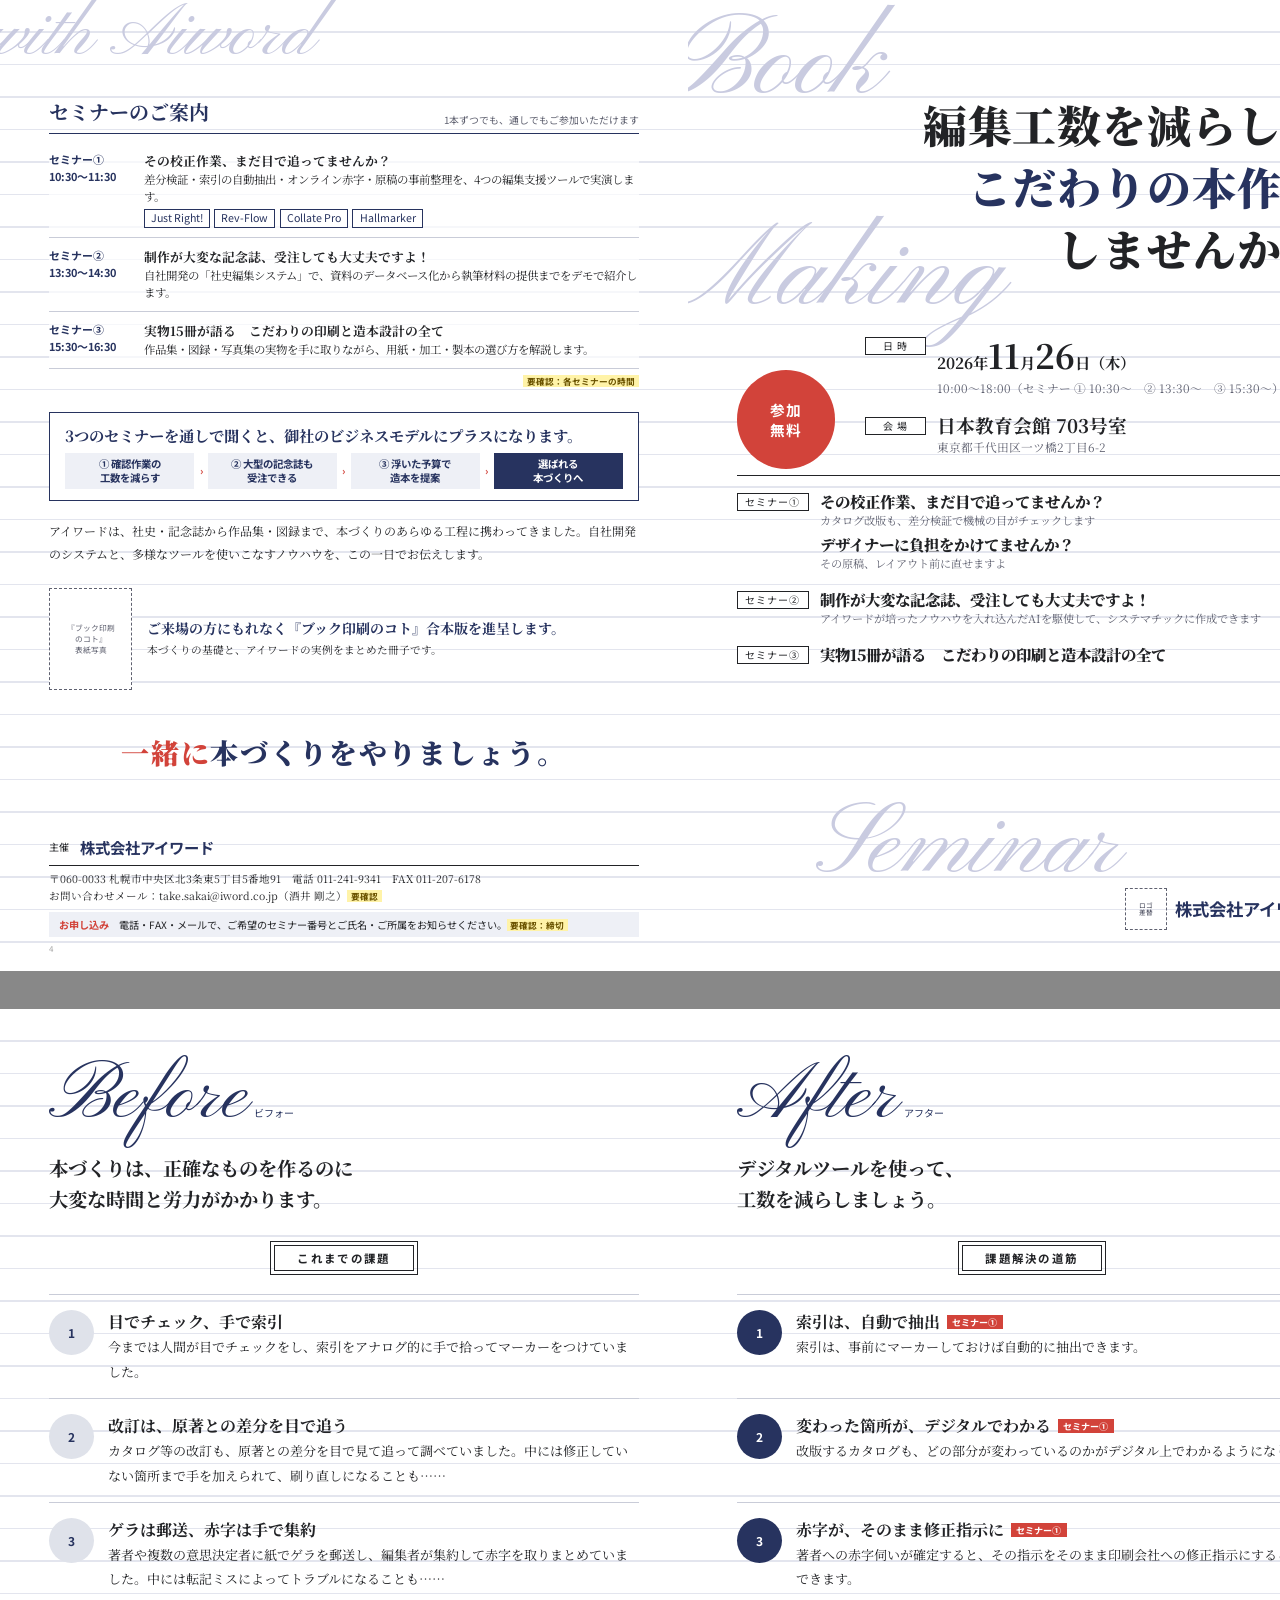
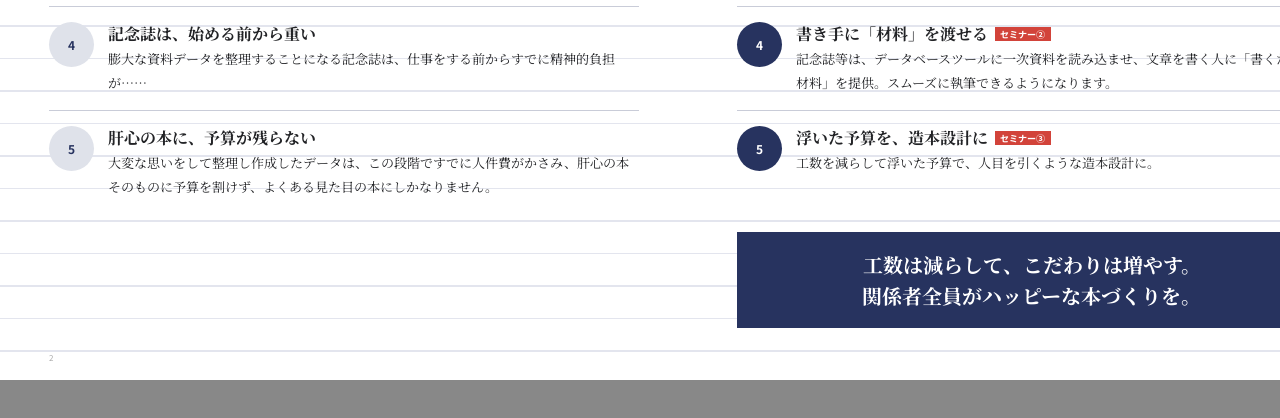
<file: flyer/leaflet_b5.html>
<!doctype html>
<html lang="ja">
<head>
<meta charset="utf-8">
<title>本作りセミナー B5リーフレット</title>
<link rel="preconnect" href="https://fonts.googleapis.com">
<link href="https://fonts.googleapis.com/css2?family=Noto+Sans+JP:wght@400;500;700&family=Noto+Serif+JP:wght@400;500;700;900&family=Pinyon+Script&display=swap" rel="stylesheet">
<style>
  /* B4（364×257mm）を二つ折りにしてB5。1枚目＝外面［P4｜P1］、2枚目＝中面［P2｜P3］ */
  @page { size: 364mm 257mm; margin: 0; }
  :root {
    --ink: #222326;
    --navy: #27335f;
    --sub: #5f6170;
    --rule: #e3e5ee;
    --script: #c9cbe0;
    --red: #d2433a;
    --pale: #eef0f6;
    --serif: "Noto Serif JP", "IPAMincho", serif;
    --sans: "Noto Sans JP", "IPAGothic", sans-serif;
    --script-font: "Pinyon Script", cursive;
  }
  * { box-sizing: border-box; margin: 0; padding: 0; }
  html, body { background: #888; }
  body { font-family: var(--serif); color: var(--ink); font-size: 8.6pt; line-height: 1.75;
         -webkit-print-color-adjust: exact; print-color-adjust: exact; }
  .sheet { width: 364mm; height: 257mm; margin: 0 auto 10mm; display: grid; grid-template-columns: 182mm 182mm; page-break-after: always; background: #fff; }
  @media print { html, body { background: none; } .sheet { margin: 0; } }
  .panel { position: relative; overflow: hidden; padding: 13mm 13mm 11mm;
           background: repeating-linear-gradient(to bottom, transparent 0 8.3mm, var(--rule) 8.3mm 8.6mm), #fff; }
  .panel > * { position: relative; }
  .bgscript { position: absolute !important; font-family: var(--script-font); color: var(--script); line-height: .78; pointer-events: none; white-space: nowrap; }
  .todo { background: #fff3a8; color: #6b5300; font-family: var(--sans); font-size: 6.5pt; padding: 0 1mm; font-weight: 700; white-space: nowrap; }
  .lbl { display: inline-block; border: .3mm solid var(--ink); font-family: var(--sans); font-size: 7.5pt; letter-spacing: .4em; padding: 0 1.5mm 0 2.2mm; line-height: 1.6; background: #fff; }
  .h { font-family: var(--serif); font-weight: 700; color: var(--navy); }
  .rule-h { display: flex; align-items: flex-end; gap: 3mm; border-bottom: .35mm solid var(--navy); padding-bottom: 1mm; margin-bottom: 9mm; }
  .rule-h b { font-size: 15pt; color: var(--navy); }
  .rule-h span { font-family: var(--sans); font-size: 7.4pt; color: var(--sub); margin-left: auto; }

  /* ===== P1 表紙 ===== */
  .cover h1 { font-weight: 900; font-size: 33pt; line-height: 1.4; text-align: right; margin-top: 12mm; letter-spacing: .02em; }
  .cover h1 em { font-style: normal; color: var(--navy); }
  .cover .lead { text-align: right; font-size: 10.5pt; color: var(--sub); margin-top: 3mm; }
  .free { position: absolute !important; left: 13mm; top: 112mm; width: 26mm; height: 26mm; border-radius: 50%; background: var(--red); color: #fff;
          display: flex; align-items: center; justify-content: center; text-align: center; font-family: var(--sans); font-weight: 700; font-size: 11pt; line-height: 1.3; letter-spacing: .1em; }
  .when { margin: 20mm 0 0 34mm; }
  .when .row { display: grid; grid-template-columns: 16mm 1fr; gap: 3mm; margin-bottom: 4mm; align-items: start; }
  .when .row .lbl { margin-top: 1.4mm; text-align: center; }
  .when .big { font-size: 11.5pt; font-weight: 700; line-height: 1.4; }
  .when .big b { font-size: 25pt; }
  .when .small { font-size: 8.8pt; color: var(--sub); line-height: 1.55; }
  .when .venue { font-size: 14pt; font-weight: 700; line-height: 1.4; }
  .sems { margin: 8mm 0 0 34mm; border-top: .3mm solid var(--ink); padding-top: 4mm; }
  .sems .item { margin-bottom: 3.6mm; }
  .sems .item .t { font-size: 12.5pt; font-weight: 700; line-height: 1.45; }
  .sems .item .t i { font-style: normal; color: var(--red); margin-right: 1.5mm; }
  .sems .item .s { font-size: 9pt; color: var(--sub); line-height: 1.45; }
  .logo { position: absolute !important; right: 13mm; bottom: 11mm; display: flex; align-items: center; gap: 2mm; font-family: var(--sans); font-weight: 700; font-size: 13pt; color: var(--navy); }
  .logo .mark { width: 11mm; height: 11mm; border: .4mm dashed var(--sub); font-size: 5pt; color: var(--sub); display: flex; align-items: center; justify-content: center; text-align: center; line-height: 1.1; font-weight: 500; }

  /* ===== P2 セミナー内容 ===== */
  .sem { margin-bottom: 10.5mm; }
  .sem-head { display: flex; align-items: center; gap: 2.5mm; }
  .sem-head .no { background: var(--navy); color: #fff; font-family: var(--sans); font-size: 8.5pt; font-weight: 700; padding: 0 2mm; letter-spacing: .1em; }
  .sem-head .time { font-family: var(--sans); font-size: 9.5pt; font-weight: 700; }
  .sem-head .name { font-family: var(--sans); font-size: 8pt; color: var(--sub); }
  .sem h3 { font-size: 14.5pt; font-weight: 900; line-height: 1.45; margin: 1.8mm 0 1.6mm; }
  .sem ul { list-style: none; }
  .sem li { padding-left: 3.4mm; text-indent: -3.4mm; font-size: 9.4pt; line-height: 1.75; }
  .sem li::before { content: "・"; }
  .sem .pair { display: grid; grid-template-columns: 1fr 52mm; gap: 4mm; }
  .sem .pair img { width: 100%; height: 38mm; object-fit: cover; object-position: center 40%; display: block; filter: brightness(1.08); margin-top: 1mm; }
  .tools { display: flex; flex-wrap: wrap; gap: 1.2mm; margin-top: 1.2mm; }
  .tools span { font-family: var(--sans); font-size: 8pt; border: .25mm solid var(--navy); color: var(--navy); padding: 0 1.6mm; background: #fff; }
  .through { background: var(--navy); color: #fff; padding: 4.5mm 5mm; margin-top: 4mm; }
  .through b { font-size: 12pt; display: block; line-height: 1.4; }
  .through span { font-family: var(--sans); font-size: 8.4pt; line-height: 1.55; display: block; margin-top: .6mm; }

  /* ===== P3 ビフォー・アフター ===== */
  .ba-title { display: grid; grid-template-columns: 1fr 1fr; gap: 6mm; }
  .ba-title div { line-height: 1; }
  .ba-title .sc { font-family: var(--script-font); font-size: 42pt; color: var(--navy); }
  .ba-title .sc small { font-family: var(--sans); font-size: 6.5pt; margin-left: 1mm; }
  .ba-title p { font-size: 10.5pt; font-weight: 700; line-height: 1.55; margin-top: 2mm; }
  .ba { display: grid; grid-template-columns: 1fr 7mm 1fr; margin-top: 6mm; }
  .ba .cell { padding: 3.4mm 0; border-top: .25mm solid #c9ccd8; }
  .ba .cell .k { display: inline-block; font-family: var(--sans); font-size: 7.6pt; color: var(--sub); border: .25mm solid #b7bacb; padding: 0 1.5mm; margin-bottom: 1mm; background: #fff; }
  .ba .cell .q { font-size: 10.3pt; font-weight: 700; line-height: 1.5; }
  .ba .cell .d { font-size: 8.6pt; line-height: 1.6; color: var(--sub); margin-top: .6mm; }
  .ba .after .q { color: var(--navy); }
  .ba .arrow { display: flex; align-items: center; justify-content: center; color: var(--red); font-size: 13pt; border-top: .25mm solid #c9ccd8; }
  .bubbles { display: grid; grid-template-columns: 1fr 1fr; gap: 6mm; margin-top: 8mm; }
  .bubbles .before { display: flex; flex-wrap: nowrap; gap: 1.6mm; align-items: center; }
  .bubbles .before span { width: 16.8mm; height: 16.8mm; border-radius: 50%; background: #dfe2ea; display: flex; align-items: center; justify-content: center; text-align: center; font-family: var(--sans); font-size: 7.4pt; line-height: 1.3; color: var(--navy); font-weight: 700; }
  .bubbles .after { display: grid; grid-template-columns: 1fr 1fr; gap: 2mm; align-content: center; }
  .bubbles .after span { background: #dfe2ea; border-radius: 1.2mm; padding: 3mm 1.5mm; text-align: center; font-family: var(--sans); font-size: 7.6pt; line-height: 1.35; color: var(--navy); font-weight: 700; }

  /* ===== P4 会社の説明 ===== */
  .greet h2 { font-size: 13pt; font-weight: 700; margin-top: 22mm; }
  .greet p { font-size: 9.4pt; line-height: 2.05; text-indent: 1em; margin-top: 1.2mm; }
  .greet .sign { text-align: right; text-indent: 0; font-size: 9.2pt; margin-top: 1.5mm; line-height: 1.5; }
  .gift { display: grid; grid-template-columns: 30mm 1fr; gap: 5mm; margin-top: 8mm; align-items: center; }
  .gift .cover-ph { height: 40mm; border: .3mm dashed var(--sub); background: #fff; display: flex; align-items: center; justify-content: center; text-align: center; font-family: var(--sans); font-size: 6.5pt; color: var(--sub); line-height: 1.4; }
  .gift h3 { font-size: 12pt; color: var(--navy); line-height: 1.45; }
  .gift p { font-size: 8.8pt; line-height: 1.7; margin-top: 1mm; }
  .tagline { margin-top: 8mm; }
  .tagline b { font-size: 12pt; line-height: 1.5; display: block; }
  .tagline p { font-size: 8.8pt; line-height: 1.75; margin-top: .6mm; }
  .host { position: absolute !important; left: 13mm; right: 13mm; bottom: 11mm; }
  .host .top { display: flex; align-items: center; gap: 3mm; border-bottom: .3mm solid var(--ink); padding-bottom: 1.2mm; }
  .host .top small { font-family: var(--sans); font-size: 7.5pt; }
  .host .top b { font-family: var(--sans); font-size: 11.5pt; color: var(--navy); }
  .host .addr { font-size: 8.8pt; line-height: 1.65; margin-top: 1.4mm; }
  .host .apply { margin-top: 2mm; background: var(--pale); padding: 2mm 3mm; font-family: var(--sans); font-size: 8.2pt; line-height: 1.5; }
  .host .apply b { color: var(--red); }

  .folio { position: absolute !important; bottom: 4mm; font-family: var(--sans); font-size: 6pt; color: #aaa; }

  /* ---- v2 additions ---- */
  .cover .when { margin: 14mm 0 0 34mm; }
  .cover .sems { margin: 5mm 0 0 0; border-top: .3mm solid var(--ink); padding-top: 3.5mm; }
  .cs { display: grid; grid-template-columns: 19mm 1fr; gap: 3mm; margin-bottom: 3.2mm; }
  .cs .lbl { letter-spacing: .1em; padding: 0 1.2mm; text-align: center; height: fit-content; margin-top: .8mm; font-size: 7.5pt; }
  .cs .hd { font-size: 11.6pt; font-weight: 900; line-height: 1.45; }
  .cs .sb { font-size: 8.4pt; color: var(--sub); line-height: 1.5; margin-bottom: 1mm; }
  .scene-head { line-height: 1; }
  .scene-head .sc { font-family: var(--script-font); font-size: 60pt; color: var(--navy); }
  .scene-head .sc small { font-family: var(--sans); font-size: 7.5pt; margin-left: 1.5mm; }
  .scene-lead { font-size: 14.5pt; font-weight: 700; line-height: 1.6; margin-top: 4mm; }
  .boxtitle { text-align: center; margin: 8mm 0 6mm; }
  .boxtitle span { display: inline-block; border: .3mm solid var(--ink); outline: .3mm solid var(--ink); outline-offset: .8mm; background: #fff; font-family: var(--sans); font-size: 8.6pt; font-weight: 700; padding: .5mm 6mm; letter-spacing: .2em; }
  .scene { display: grid; grid-template-columns: 12mm 1fr; gap: 3.5mm; padding: 4mm 0; height: 27.5mm; align-items: start; border-top: .25mm solid #c9ccd8; }
  .scene:last-of-type { border-bottom: .25mm solid #c9ccd8; }
  .scene .n { width: 12mm; height: 12mm; border-radius: 50%; background: #dfe2ea; color: var(--navy); display: flex; align-items: center; justify-content: center; font-family: var(--sans); font-weight: 700; font-size: 9pt; }
  .after-p .scene .n { background: var(--navy); color: #fff; }
  .scene h4 { font-size: 12pt; font-weight: 700; line-height: 1.45; }
  .scene h4 i { font-style: normal; font-family: var(--sans); font-size: 6.8pt; font-weight: 700; color: #fff; background: var(--red); padding: 0 1.4mm; margin-left: 2mm; vertical-align: 1.2pt; }
  .scene p { font-size: 9.8pt; line-height: 1.85; margin-top: .6mm; }
  .happy { margin-top: 5mm; background: var(--navy); color: #fff; padding: 4.5mm 5mm; text-align: center; }
  .happy b { font-size: 15pt; line-height: 1.55; display: block; }
  .happy span { font-family: var(--sans); font-size: 8.4pt; display: block; margin-top: 1mm; }
  .tt { width: 100%; border-collapse: collapse; margin-top: 2mm; }
  .tt td { border-bottom: .25mm solid #c9ccd8; padding: 2.4mm 0; vertical-align: top; font-size: 8.6pt; line-height: 1.55; background: rgba(255,255,255,.7); }
  .tt td:first-child { width: 25mm; font-family: var(--sans); font-weight: 700; font-size: 8.2pt; color: var(--navy); }
  .tt b { font-size: 9.6pt; }
  .tt .tools { margin-top: .8mm; }
  .through2 { margin-top: 6mm; border: .4mm solid var(--navy); padding: 3mm 4mm; background: #fff; }
  .through2 b { font-size: 11.5pt; color: var(--navy); line-height: 1.5; display: block; }
  .through2 p { font-size: 8.6pt; line-height: 1.7; margin-top: .8mm; }
  .through2 .flow { display: flex; gap: 1.5mm; align-items: center; margin-top: 1.6mm; font-family: var(--sans); font-size: 7.8pt; font-weight: 700; }
  .through2 .flow span { flex: 1; background: var(--pale); text-align: center; padding: 1mm .5mm; line-height: 1.35; color: var(--navy); }
  .through2 .flow span.goal { background: var(--navy); color: #fff; }
  .through2 .flow i { font-style: normal; color: var(--red); }
  .p4-greet { font-size: 9pt; line-height: 1.9; margin-top: 5mm; }
  .gift2 { display: grid; grid-template-columns: 22mm 1fr; gap: 4mm; margin-top: 6mm; align-items: center; }
  .gift2 .cover-ph { height: 27mm; border: .3mm dashed var(--sub); background: #fff; display: flex; align-items: center; justify-content: center; text-align: center; font-family: var(--sans); font-size: 5.8pt; color: var(--sub); line-height: 1.4; }
  .gift2 b { font-size: 10.5pt; color: var(--navy); line-height: 1.5; display: block; }
  .gift2 span { font-size: 8pt; }
  .closing2 { text-align: center; margin-top: 10mm; }
  .closing2 b { font-size: 21pt; font-weight: 900; letter-spacing: .06em; color: var(--navy); }
  .closing2 b em { font-style: normal; color: var(--red); }
  .host.v2 { bottom: 9mm; }
  .host.v2 .addr { font-size: 7.9pt; line-height: 1.55; }
  .host.v2 .apply { font-size: 7.6pt; padding: 1.4mm 2.5mm; }
</style>
</head>
<body>

<!-- ============ 外面：P4（裏表紙）｜P1（表紙） ============ -->
<div class="sheet">

  <!-- P4 セミナーのご案内・会社 -->
  <section class="panel">
    <div class="bgscript" style="left:-4mm; top:2mm; font-size:56pt;">with Aiword</div>
    <div class="rule-h" style="margin-top:12mm; margin-bottom:2mm"><b>セミナーのご案内</b><span>1本ずつでも、通しでもご参加いただけます</span></div>
    <table class="tt">
      <tr><td>セミナー①<br>10:30〜11:30</td><td><b>その校正作業、まだ目で追ってませんか？</b><br>差分検証・索引の自動抽出・オンライン赤字・原稿の事前整理を、4つの編集支援ツールで実演します。
        <div class="tools"><span>Just Right!</span><span>Rev-Flow</span><span>Collate Pro</span><span>Hallmarker</span></div></td></tr>
      <tr><td>セミナー②<br>13:30〜14:30</td><td><b>制作が大変な記念誌、受注しても大丈夫ですよ！</b><br>自社開発の「社史編集システム」で、資料のデータベース化から執筆材料の提供までをデモで紹介します。</td></tr>
      <tr><td>セミナー③<br>15:30〜16:30</td><td><b>実物15冊が語る　こだわりの印刷と造本設計の全て</b><br>作品集・図録・写真集の実物を手に取りながら、用紙・加工・製本の選び方を解説します。</td></tr>
    </table>
    <div style="font-size:7pt; margin-top:1mm; text-align:right"><span class="todo">要確認：各セミナーの時間</span></div>

    <div class="through2">
      <b>3つのセミナーを通しで聞くと、御社のビジネスモデルにプラスになります。</b>
      <div class="flow"><span>① 確認作業の<br>工数を減らす</span><i>›</i><span>② 大型の記念誌も<br>受注できる</span><i>›</i><span>③ 浮いた予算で<br>造本を提案</span><i>›</i><span class="goal">選ばれる<br>本づくりへ</span></div>
    </div>

    <p class="p4-greet">アイワードは、社史・記念誌から作品集・図録まで、本づくりのあらゆる工程に携わってきました。自社開発のシステムと、多様なツールを使いこなすノウハウを、この一日でお伝えします。</p>

    <div class="gift2">
      <div class="cover-ph">『ブック印刷<br>のコト』<br>表紙写真</div>
      <div><b>ご来場の方にもれなく『ブック印刷のコト』合本版を進呈します。</b><span>本づくりの基礎と、アイワードの実例をまとめた冊子です。</span></div>
    </div>

    <div class="closing2"><b><em>一緒に</em>本づくりをやりましょう。</b></div>

    <div class="host v2">
      <div class="top"><small>主催</small><b>株式会社アイワード</b></div>
      <div class="addr">〒060-0033 札幌市中央区北3条東5丁目5番地91　電話 011-241-9341　FAX 011-207-6178<br>お問い合わせメール：take.sakai@iword.co.jp（酒井 剛之）<span class="todo">要確認</span></div>
      <div class="apply"><b>お申し込み</b>　電話・FAX・メールで、ご希望のセミナー番号とご氏名・ご所属をお知らせください。<span class="todo">要確認：締切</span></div>
    </div>
    <div class="folio" style="left:13mm">4</div>
  </section>

  <!-- P1 表紙 -->
  <section class="panel cover">
    <div class="bgscript" style="left:-6mm; top:6mm; font-size:84pt;">Book</div>
    <div class="bgscript" style="left:-4mm; top:62mm; font-size:84pt;">Making</div>
    <div class="bgscript" style="left:34mm; top:214mm; font-size:76pt;">Seminar</div>

    <h1>編集工数を減らして<br><em>こだわりの本作り</em><br>しませんか？</h1>

    <div class="free" style="top:98mm">参加<br>無料</div>

    <div class="when">
      <div class="row"><span class="lbl">日時</span>
        <div><div class="big">2026年<b>11</b>月<b>26</b>日（木）</div>
        <div class="small">10:00〜18:00（セミナー ① 10:30〜　② 13:30〜　③ 15:30〜）</div></div></div>
      <div class="row"><span class="lbl">会場</span>
        <div><div class="venue">日本教育会館 703号室</div>
        <div class="small">東京都千代田区一ツ橋2丁目6-2</div></div></div>
    </div>

    <div class="sems">
      <div class="cs"><span class="lbl">セミナー①</span><div>
        <div class="hd">その校正作業、まだ目で追ってませんか？</div>
        <div class="sb">カタログ改版も、差分検証で機械の目がチェックします</div>
        <div class="hd">デザイナーに負担をかけてませんか？</div>
        <div class="sb">その原稿、レイアウト前に直せますよ</div></div></div>
      <div class="cs"><span class="lbl">セミナー②</span><div>
        <div class="hd">制作が大変な記念誌、受注しても大丈夫ですよ！</div>
        <div class="sb">アイワードが培ったノウハウを入れ込んだAIを駆使して、システマチックに作成できます</div></div></div>
      <div class="cs"><span class="lbl">セミナー③</span><div>
        <div class="hd">実物15冊が語る　こだわりの印刷と造本設計の全て</div></div></div>
    </div>

    <div class="logo"><span class="mark">ロゴ<br>差替</span>株式会社アイワード</div>
    <div class="folio" style="right:13mm">1</div>
  </section>
</div>

<!-- ============ 中面：P2（Before）｜P3（After） ============ -->
<div class="sheet">

  <!-- P2 Before -->
  <section class="panel">
    <div class="scene-head"><span class="sc">Before<small>ビフォー</small></span></div>
    <p class="scene-lead">本づくりは、正確なものを作るのに<br>大変な時間と労力がかかります。</p>
    <div class="boxtitle"><span>これまでの課題</span></div>

    <div class="scene"><div class="n">1</div><div><h4>目でチェック、手で索引</h4>
      <p>今までは人間が目でチェックをし、索引をアナログ的に手で拾ってマーカーをつけていました。</p></div></div>
    <div class="scene"><div class="n">2</div><div><h4>改訂は、原著との差分を目で追う</h4>
      <p>カタログ等の改訂も、原著との差分を目で見て追って調べていました。中には修正していない箇所まで手を加えられて、刷り直しになることも……</p></div></div>
    <div class="scene"><div class="n">3</div><div><h4>ゲラは郵送、赤字は手で集約</h4>
      <p>著者や複数の意思決定者に紙でゲラを郵送し、編集者が集約して赤字を取りまとめていました。中には転記ミスによってトラブルになることも……</p></div></div>
    <div class="scene"><div class="n">4</div><div><h4>記念誌は、始める前から重い</h4>
      <p>膨大な資料データを整理することになる記念誌は、仕事をする前からすでに精神的負担が……</p></div></div>
    <div class="scene"><div class="n">5</div><div><h4>肝心の本に、予算が残らない</h4>
      <p>大変な思いをして整理し作成したデータは、この段階ですでに人件費がかさみ、肝心の本そのものに予算を割けず、よくある見た目の本にしかなりません。</p></div></div>
    <div class="folio" style="left:13mm">2</div>
  </section>

  <!-- P3 After -->
  <section class="panel after-p">
    <div class="scene-head"><span class="sc">After<small>アフター</small></span></div>
    <p class="scene-lead">デジタルツールを使って、<br>工数を減らしましょう。</p>
    <div class="boxtitle"><span>課題解決の道筋</span></div>

    <div class="scene"><div class="n">1</div><div><h4>索引は、自動で抽出<i>セミナー①</i></h4>
      <p>索引は、事前にマーカーしておけば自動的に抽出できます。</p></div></div>
    <div class="scene"><div class="n">2</div><div><h4>変わった箇所が、デジタルでわかる<i>セミナー①</i></h4>
      <p>改版するカタログも、どの部分が変わっているのかがデジタル上でわかるようになります。</p></div></div>
    <div class="scene"><div class="n">3</div><div><h4>赤字が、そのまま修正指示に<i>セミナー①</i></h4>
      <p>著者への赤字伺いが確定すると、その指示をそのまま印刷会社への修正指示にすることもできます。</p></div></div>
    <div class="scene"><div class="n">4</div><div><h4>書き手に「材料」を渡せる<i>セミナー②</i></h4>
      <p>記念誌等は、データベースツールに一次資料を読み込ませ、文章を書く人に「書くための材料」を提供。スムーズに執筆できるようになります。</p></div></div>
    <div class="scene"><div class="n">5</div><div><h4>浮いた予算を、造本設計に<i>セミナー③</i></h4>
      <p>工数を減らして浮いた予算で、人目を引くような造本設計に。</p></div></div>

    <div class="happy"><b>工数は減らして、こだわりは増やす。<br>関係者全員がハッピーな本づくりを。</b></div>
    <div class="folio" style="right:13mm">3</div>
  </section>
</div>

</body>
</html>
</file>
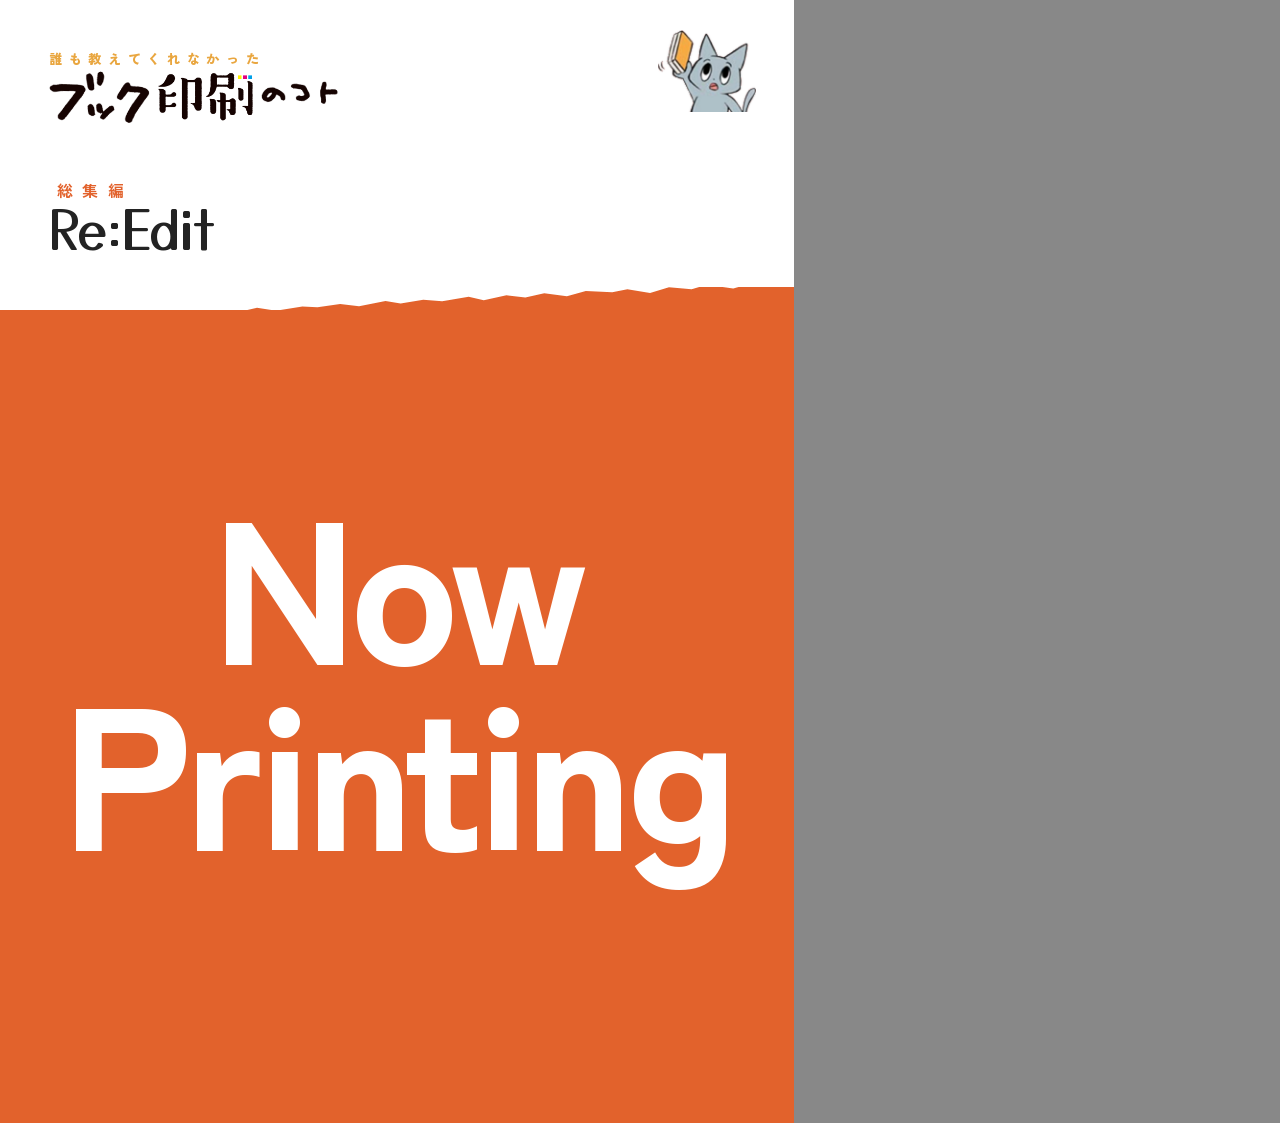
<file: flyer/tokyo/reedit_cover.html>
<!doctype html>
<html lang="ja">
<head>
<meta charset="utf-8">
<title>ブック印刷のコト Re:Edit 表紙（仮）</title>
<link href="https://fonts.googleapis.com/css2?family=Yusei+Magic&family=Klee+One:wght@600&family=Zen+Kaku+Gothic+New:wght@400;500;700;900&display=swap" rel="stylesheet">
<style>
/* 『ブック印刷のコト Re:Edit』表紙の仮デザイン（A4縦・仕上がりサイズ）
   写真は使わず、単色の面と大きな「Re:Edit」だけで構成 */
:root{--ink:#232323;--orange:#e2622c;--mustard:#e9a63f}
@page{size:210mm 297mm;margin:0}
*{box-sizing:border-box;margin:0;padding:0}
body{font-family:"Zen Kaku Gothic New",sans-serif;color:var(--ink);background:#888;-webkit-print-color-adjust:exact;print-color-adjust:exact}
.cover{width:210mm;height:297mm;position:relative;overflow:hidden;background:#fff}
.kicker{position:absolute;top:13mm;left:13mm;font-size:10pt;font-weight:900;letter-spacing:.5em;color:var(--mustard)}
.logo{position:absolute;top:18mm;left:11mm;width:82mm}
.mascot{position:absolute;top:8mm;right:10mm;width:26mm}
.field{position:absolute;left:0;right:0;top:76mm;bottom:0;background:var(--orange)}
.torn{position:absolute;left:0;top:70mm;width:210mm;height:12mm;z-index:2}
.sou{position:absolute;top:47mm;left:15mm;color:var(--orange);font-size:12pt;font-weight:700;letter-spacing:.6em}
.re{position:absolute;top:53mm;left:13mm;color:var(--ink);font-family:"Yusei Magic",sans-serif;font-size:40pt;line-height:1;letter-spacing:-.01em;white-space:nowrap}
.now{position:absolute;top:128mm;left:0;right:0;text-align:center;color:#fff;font-weight:900;font-size:152pt;line-height:.92;letter-spacing:-.03em}
</style>
</head>
<body>
<div class="cover">
  <span class="kicker">誰も教えてくれなかった</span>
  <img class="logo" src="assets/logo_bookinsatsu.png" alt="ブック印刷のコト">
  <img class="mascot" src="assets/cat_book.png" alt="">

  <div class="field"></div>
  <svg class="torn" viewBox="0 0 210 12" preserveAspectRatio="none"><path d="M0 0H210V4l-5 1.6-6-.8-5 1.4-7-1-4 1.2-6-.5-5 1.5-6-1-4 .8-7-.3-5 1.4-6-.8-5 1.1-5-.6-6 1.3-4-.9-7 1.2-5-.4-6 1-4-.7-7 1.4-5-.6-6 .9-4-.2-7 1.1-5-.8-5 1.2-6-.5-4 .9-7-.4-5 1.3-6-.7-5 1-6-.3-4 .8-6-.6-5 1.2-5-.5-6 .9-5-.6V0z" fill="#fff"/></svg>

  <span class="sou">総集編</span>
  <span class="re">Re:Edit</span>
  <p class="now">Now<br>Printing</p>

</div>
</body>
</html>
</file>
<file: css/style.css>
:root {
  --bg: #faf6ef;
  --surface: #ffffff;
  --surface-2: #f1ece1;
  --ink: #2b2620;
  --ink-soft: #6b6255;
  --accent: #b5482f;
  --accent-soft: #e8c9bd;
  --line: #e4dccb;
  --warn-bg: #fdf0e0;
  --warn-ink: #8a4a12;
  --shadow: 0 2px 10px rgba(43, 38, 32, 0.06);
  --radius: 16px;
}

@media (prefers-color-scheme: dark) {
  :root {
    --bg: #1b1815;
    --surface: #242019;
    --surface-2: #2d2820;
    --ink: #f1ece1;
    --ink-soft: #b3a996;
    --accent: #e08a63;
    --accent-soft: #4a2e22;
    --line: #3a3327;
    --warn-bg: #3a2c14;
    --warn-ink: #f0b979;
    --shadow: 0 2px 10px rgba(0, 0, 0, 0.35);
  }
}

* { box-sizing: border-box; }

html, body {
  margin: 0;
  padding: 0;
  background: var(--bg);
  color: var(--ink);
  font-family: -apple-system, BlinkMacSystemFont, "Hiragino Sans", "Yu Gothic", "Segoe UI", sans-serif;
  -webkit-tap-highlight-color: transparent;
}

main {
  max-width: 560px;
  margin: 0 auto;
  padding: 12px 14px 40px;
}

.app-header {
  position: sticky;
  top: 0;
  z-index: 10;
  display: flex;
  align-items: center;
  justify-content: space-between;
  padding: 14px 16px;
  background: var(--bg);
  border-bottom: 1px solid var(--line);
}

.app-header h1 {
  font-size: 1.1rem;
  margin: 0;
  font-weight: 700;
  letter-spacing: 0.02em;
}

.icon-btn {
  border: none;
  background: none;
  font-size: 1.2rem;
  padding: 6px 10px;
  cursor: pointer;
  color: var(--ink);
}

.search-bar {
  max-width: 560px;
  margin: 0 auto;
  padding: 10px 16px;
}

.search-bar.hidden { display: none; }

.search-bar input {
  width: 100%;
  padding: 10px 14px;
  border-radius: 12px;
  border: 1px solid var(--line);
  background: var(--surface);
  color: var(--ink);
  font-size: 1rem;
}

.dial-card {
  background: var(--surface);
  border-radius: var(--radius);
  box-shadow: var(--shadow);
  padding: 20px 16px 16px;
  margin-top: 8px;
}

.dial-wrap {
  position: relative;
  width: min(70vw, 240px);
  margin: 0 auto;
  touch-action: none;
}

.dial-svg {
  width: 100%;
  height: auto;
  display: block;
  overflow: visible;
}

.dial-track {
  fill: none;
  stroke: var(--surface-2);
  stroke-width: 14;
  stroke-linecap: round;
}

.dial-fill {
  fill: none;
  stroke: var(--accent);
  stroke-width: 14;
  stroke-linecap: round;
  transition: stroke 0.2s ease;
}

.dial-handle {
  fill: var(--accent);
  stroke: var(--surface);
  stroke-width: 4;
  cursor: grab;
}

.dial-handle:active { cursor: grabbing; }

.dial-center {
  position: absolute;
  inset: 0;
  display: flex;
  flex-direction: column;
  align-items: center;
  justify-content: center;
  pointer-events: none;
}

.dial-value {
  font-size: 2.4rem;
  font-weight: 800;
  line-height: 1;
  font-variant-numeric: tabular-nums;
}

.dial-unit {
  font-size: 0.85rem;
  color: var(--ink-soft);
  margin-top: 2px;
}

.dial-sub {
  font-size: 0.75rem;
  color: var(--ink-soft);
  margin-top: 8px;
  text-align: center;
  padding: 0 12px;
}

.dial-labels {
  display: flex;
  justify-content: space-between;
  max-width: min(70vw, 240px);
  margin: 4px auto 0;
  padding: 0 6px;
  font-size: 0.75rem;
  color: var(--ink-soft);
}

.dial-controls {
  margin-top: 16px;
  display: flex;
  flex-direction: column;
  gap: 10px;
  align-items: center;
}

.tolerance-group {
  display: flex;
  align-items: center;
  gap: 10px;
  flex-wrap: wrap;
  justify-content: center;
}

.tolerance-label {
  font-size: 0.8rem;
  color: var(--ink-soft);
}

.seg-control {
  display: inline-flex;
  background: var(--surface-2);
  border-radius: 10px;
  padding: 3px;
  gap: 2px;
}

.seg-control button {
  border: none;
  background: none;
  color: var(--ink-soft);
  font-size: 0.8rem;
  padding: 6px 10px;
  border-radius: 8px;
  cursor: pointer;
}

.seg-control button.active {
  background: var(--surface);
  color: var(--ink);
  font-weight: 700;
  box-shadow: var(--shadow);
}

.text-btn {
  border: none;
  background: none;
  color: var(--accent);
  font-size: 0.85rem;
  cursor: pointer;
  padding: 4px;
}

.filter-panel {
  margin-top: 12px;
  background: var(--surface);
  border-radius: var(--radius);
  box-shadow: var(--shadow);
  overflow: hidden;
}

.filter-toggle {
  width: 100%;
  border: none;
  background: none;
  display: flex;
  align-items: center;
  justify-content: space-between;
  padding: 14px 16px;
  font-size: 0.95rem;
  font-weight: 700;
  color: var(--ink);
  cursor: pointer;
}

.filter-summary {
  font-size: 0.78rem;
  font-weight: 400;
  color: var(--accent);
  flex: 1;
  text-align: left;
  margin-left: 8px;
  overflow: hidden;
  text-overflow: ellipsis;
  white-space: nowrap;
}

.chevron {
  transition: transform 0.2s ease;
  color: var(--ink-soft);
}

.chevron.open { transform: rotate(180deg); }

.filter-body {
  padding: 4px 16px 16px;
  display: flex;
  flex-direction: column;
  gap: 14px;
}

.filter-body.hidden { display: none; }

.filter-group-title {
  font-size: 0.75rem;
  color: var(--ink-soft);
  margin-bottom: 8px;
}

.chip-row {
  display: flex;
  flex-wrap: wrap;
  gap: 8px;
}

.chip {
  border: 1px solid var(--line);
  background: var(--surface);
  color: var(--ink);
  border-radius: 999px;
  padding: 7px 13px;
  font-size: 0.82rem;
  cursor: pointer;
}

.chip.active {
  background: var(--accent);
  border-color: var(--accent);
  color: #fff;
  font-weight: 700;
}

.result-meta {
  margin: 16px 4px 8px;
  font-size: 0.82rem;
  color: var(--ink-soft);
}

.result-list {
  display: flex;
  flex-direction: column;
  gap: 10px;
}

.paper-card {
  background: var(--surface);
  border-radius: var(--radius);
  box-shadow: var(--shadow);
  padding: 14px 16px;
  cursor: pointer;
}

.paper-card-head {
  display: flex;
  align-items: flex-start;
  justify-content: space-between;
  gap: 8px;
}

.paper-name {
  font-size: 1.02rem;
  font-weight: 700;
}

.paper-maker {
  font-size: 0.78rem;
  color: var(--ink-soft);
  margin-top: 2px;
}

.paper-badges {
  display: flex;
  gap: 6px;
  flex-shrink: 0;
  flex-wrap: wrap;
  justify-content: flex-end;
}

.badge {
  font-size: 0.7rem;
  padding: 3px 8px;
  border-radius: 999px;
  background: var(--surface-2);
  color: var(--ink-soft);
  white-space: nowrap;
}

.badge.category { background: var(--accent-soft); color: var(--accent); font-weight: 700; }
.badge.popular { background: #f4d35e33; color: #8a6d1a; font-weight: 700; }

@media (prefers-color-scheme: dark) {
  .badge.popular { background: #f4d35e22; color: #f0d777; }
}

.paper-match {
  margin-top: 10px;
  font-size: 0.85rem;
  color: var(--ink-soft);
  display: flex;
  align-items: baseline;
  gap: 6px;
  flex-wrap: wrap;
}

.paper-match .num {
  color: var(--ink);
  font-weight: 700;
  font-variant-numeric: tabular-nums;
}

.special-note {
  margin-top: 10px;
  background: var(--warn-bg);
  color: var(--warn-ink);
  border-radius: 10px;
  padding: 8px 10px;
  font-size: 0.78rem;
  line-height: 1.4;
}

.paper-detail {
  margin-top: 12px;
  border-top: 1px solid var(--line);
  padding-top: 10px;
}

.paper-detail.hidden { display: none; }

.spec-table {
  width: 100%;
  border-collapse: collapse;
  font-size: 0.8rem;
}

.spec-table th, .spec-table td {
  text-align: left;
  padding: 5px 6px;
  border-bottom: 1px solid var(--line);
  white-space: nowrap;
}

.spec-table th {
  color: var(--ink-soft);
  font-weight: 600;
}

.spec-table-wrap {
  overflow-x: auto;
}

.spec-table tr.highlight td {
  background: var(--accent-soft);
}

.paper-note {
  margin-top: 10px;
  font-size: 0.78rem;
  color: var(--ink-soft);
  line-height: 1.5;
}

.expand-hint {
  text-align: center;
  font-size: 0.72rem;
  color: var(--ink-soft);
  margin-top: 8px;
}

.empty-state {
  text-align: center;
  padding: 40px 16px;
  color: var(--ink-soft);
  font-size: 0.9rem;
}

.footer-note {
  margin-top: 24px;
  text-align: center;
  font-size: 0.72rem;
  color: var(--ink-soft);
  line-height: 1.6;
}
</file>
